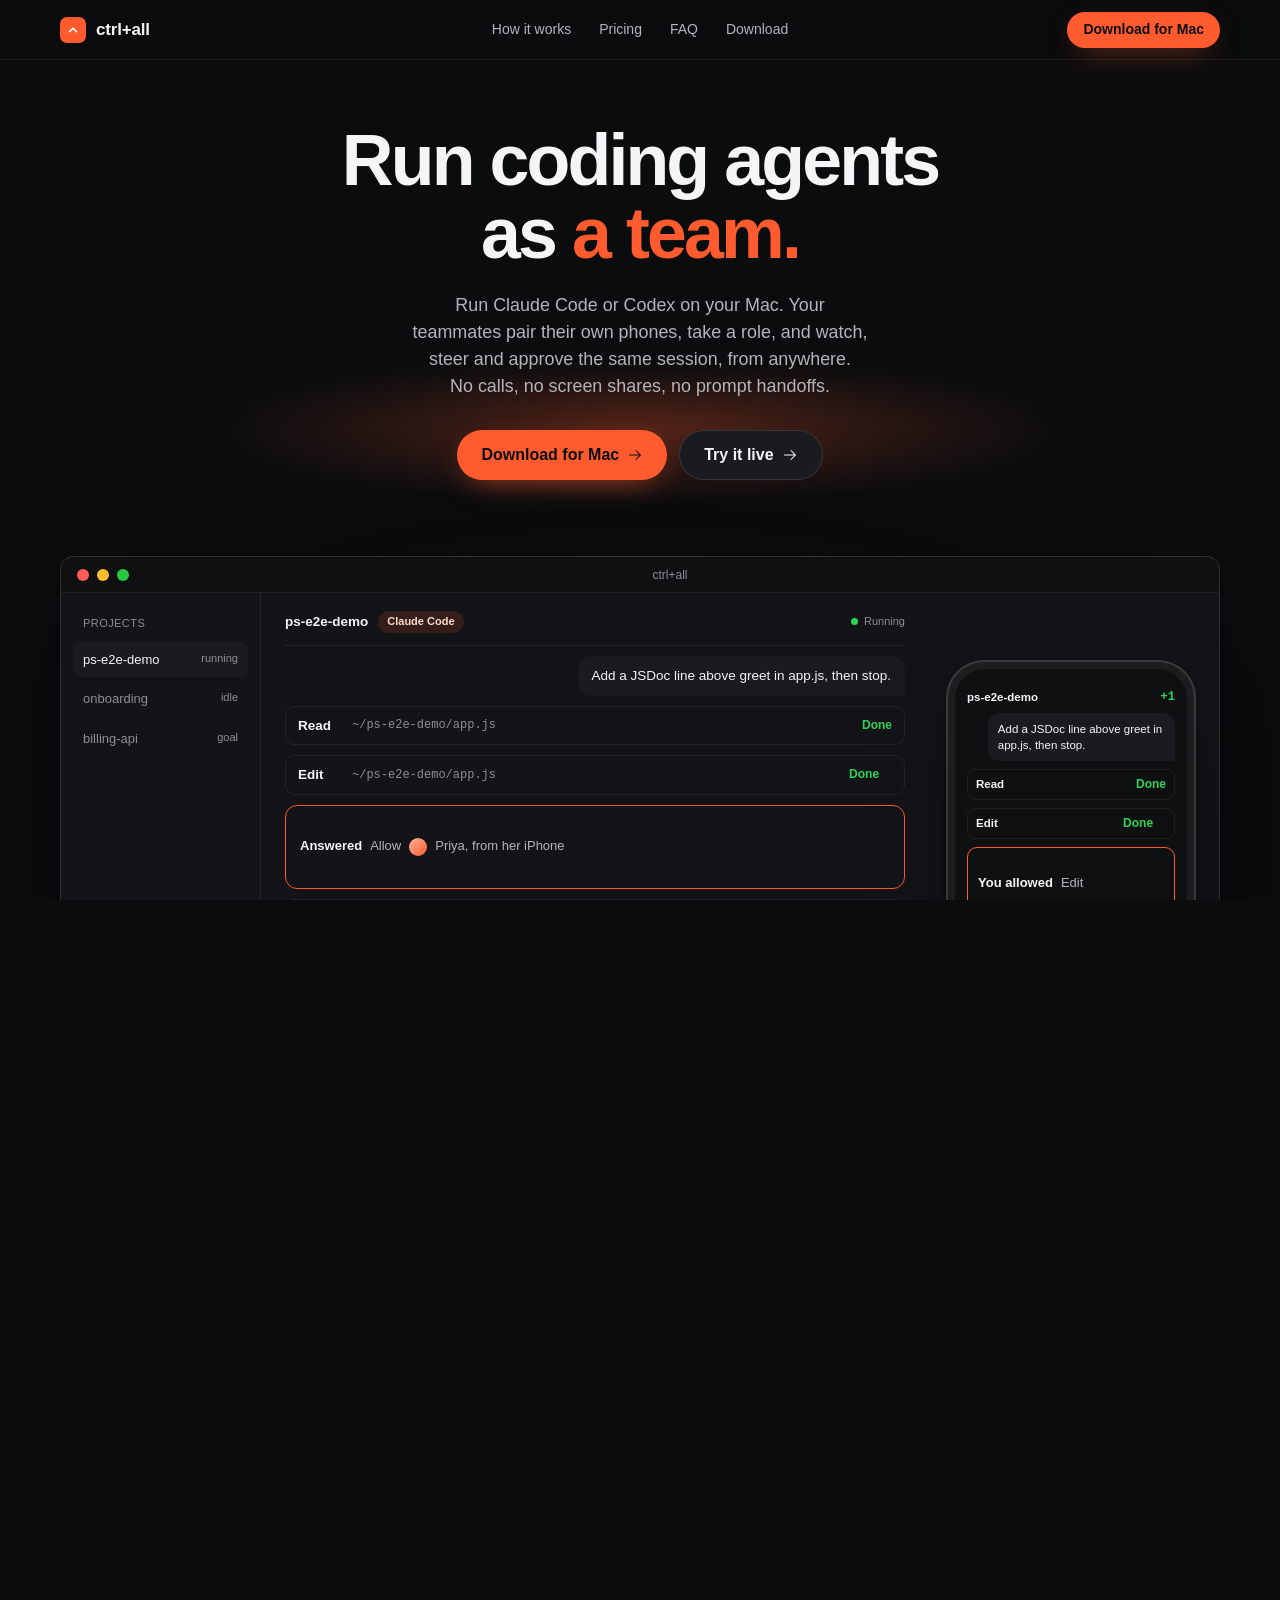
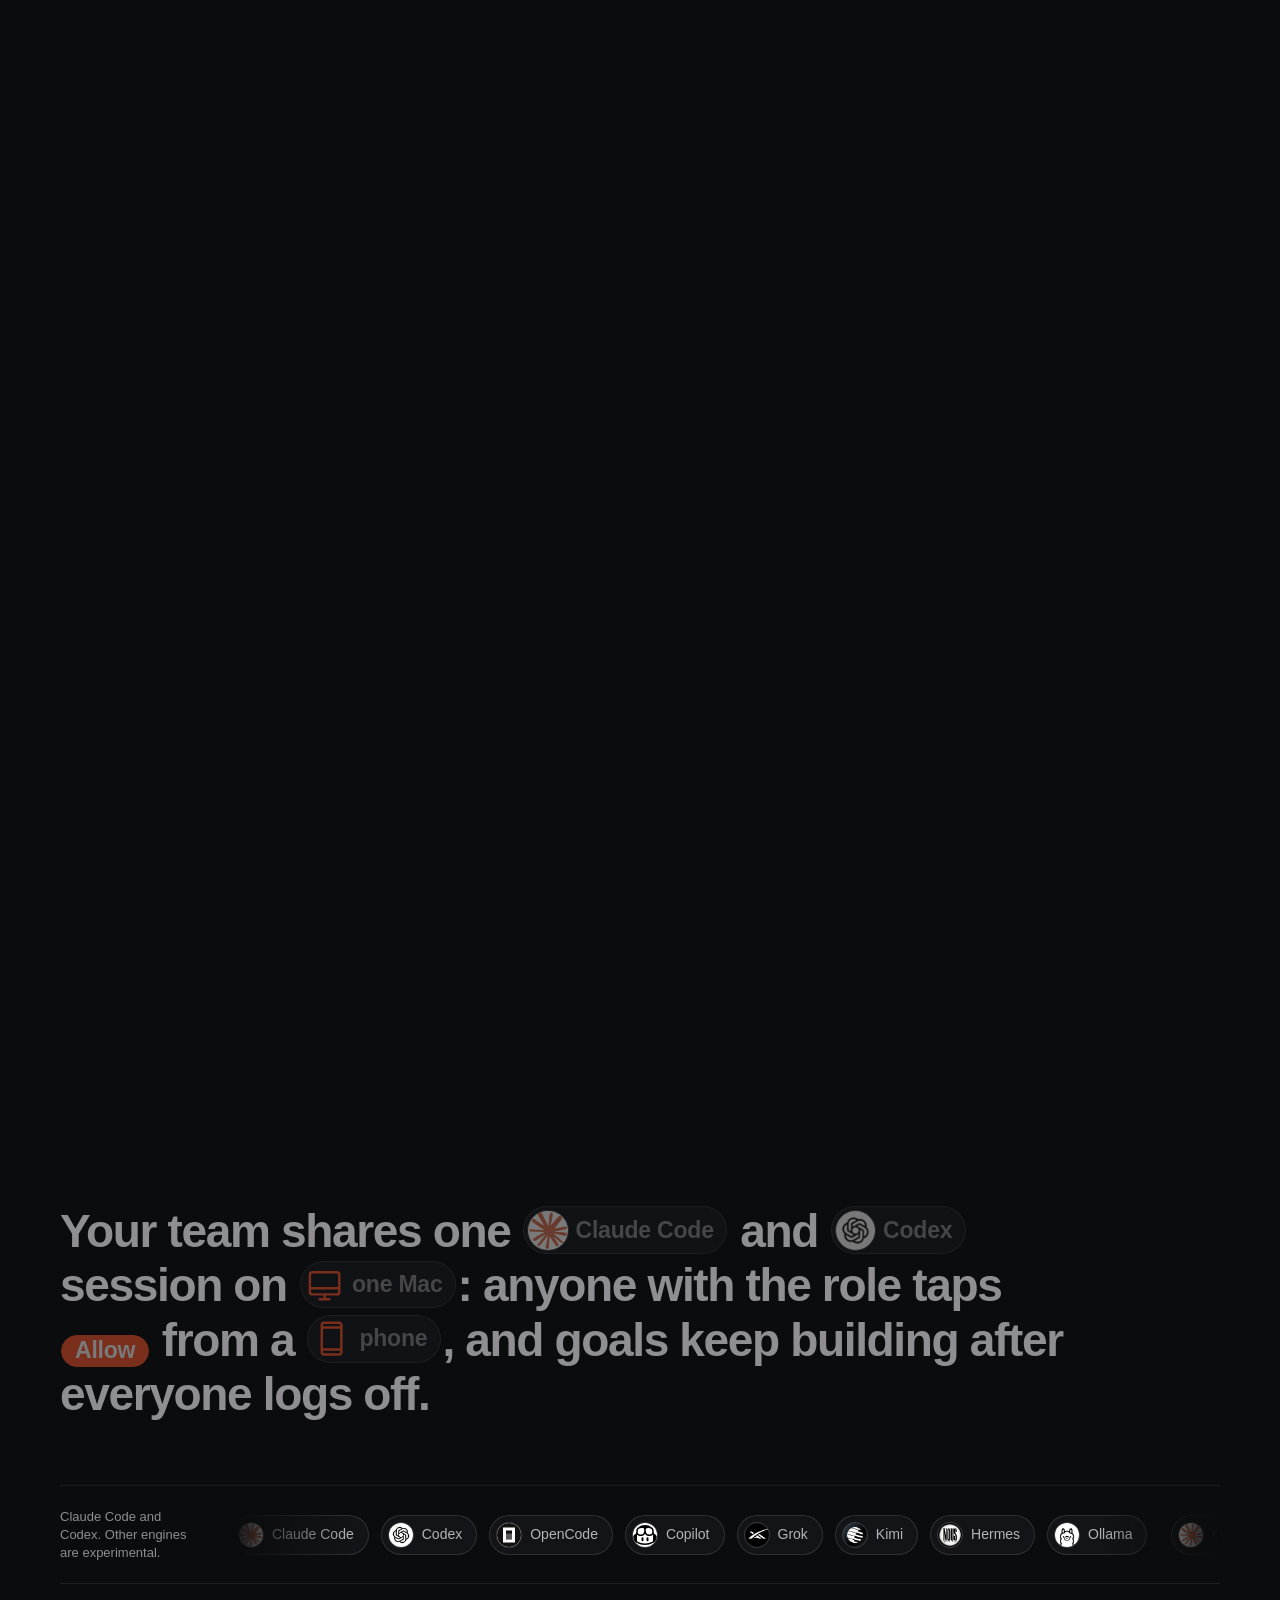
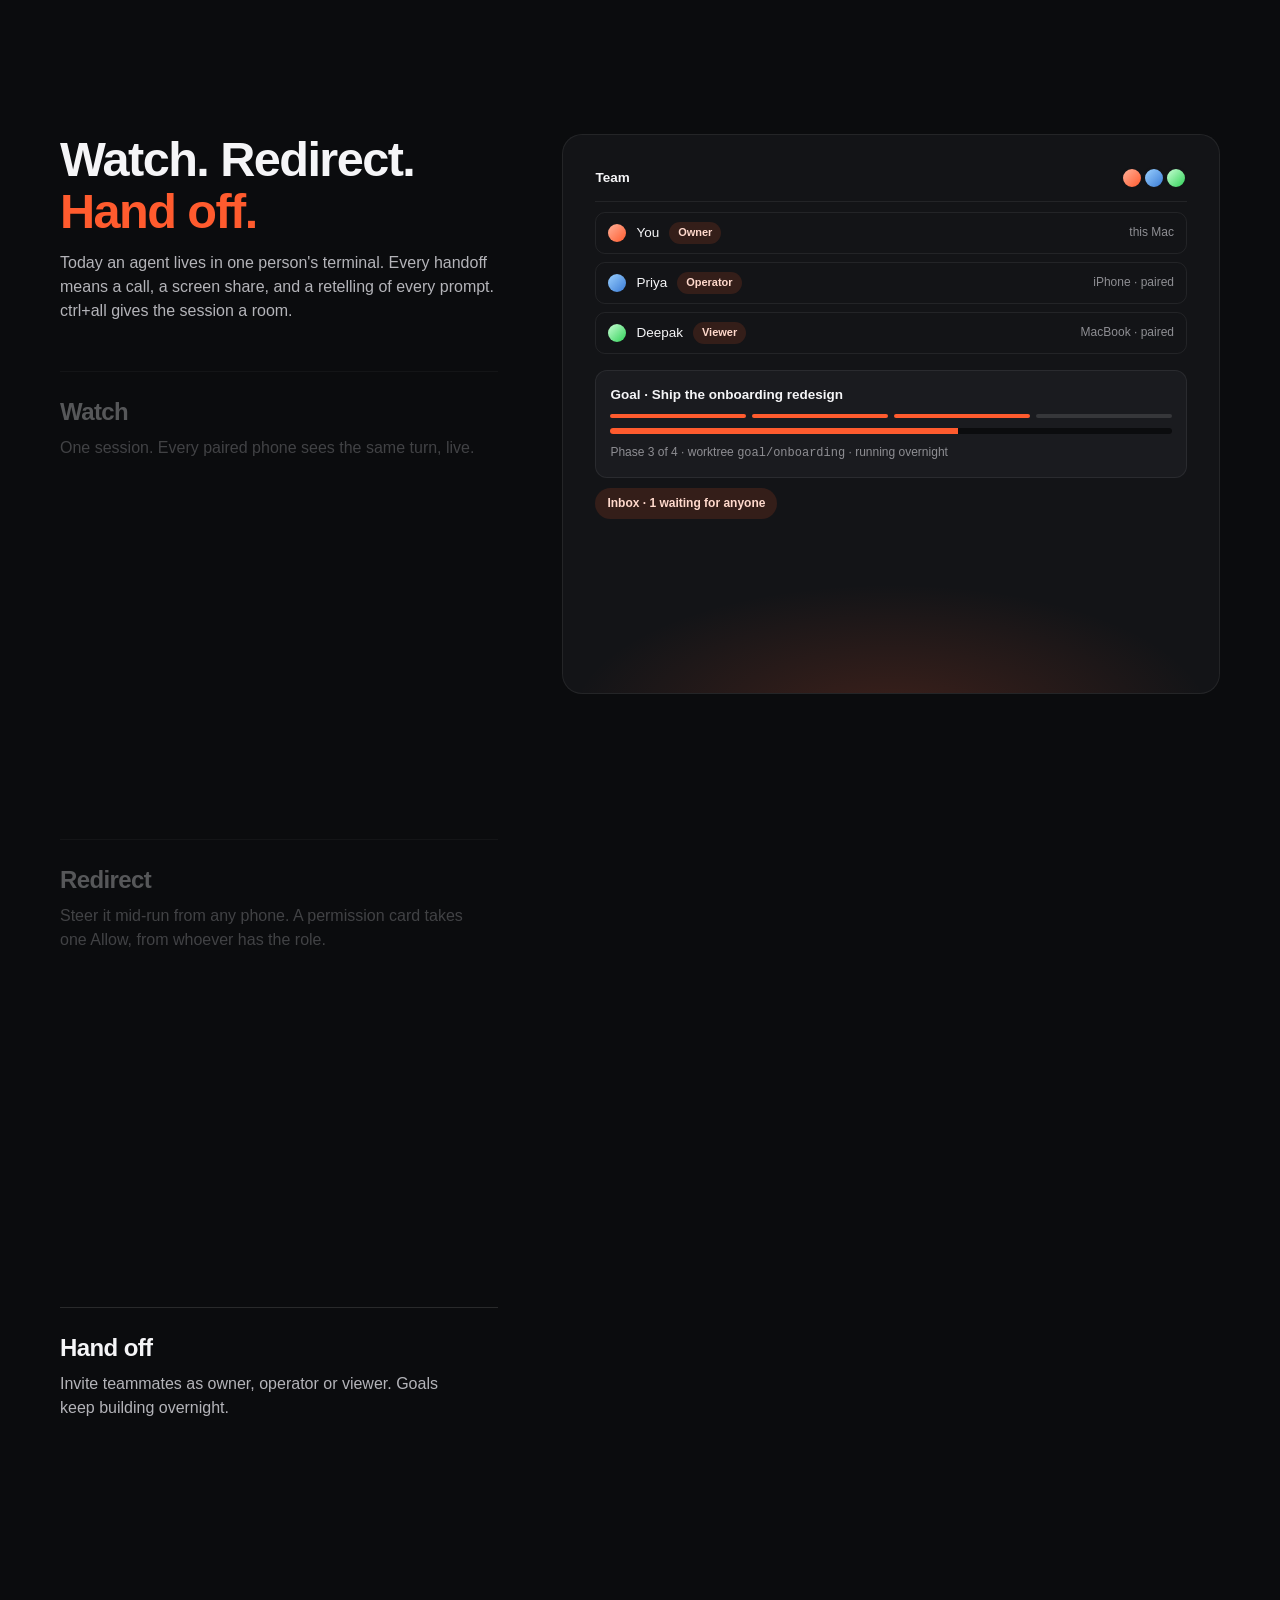
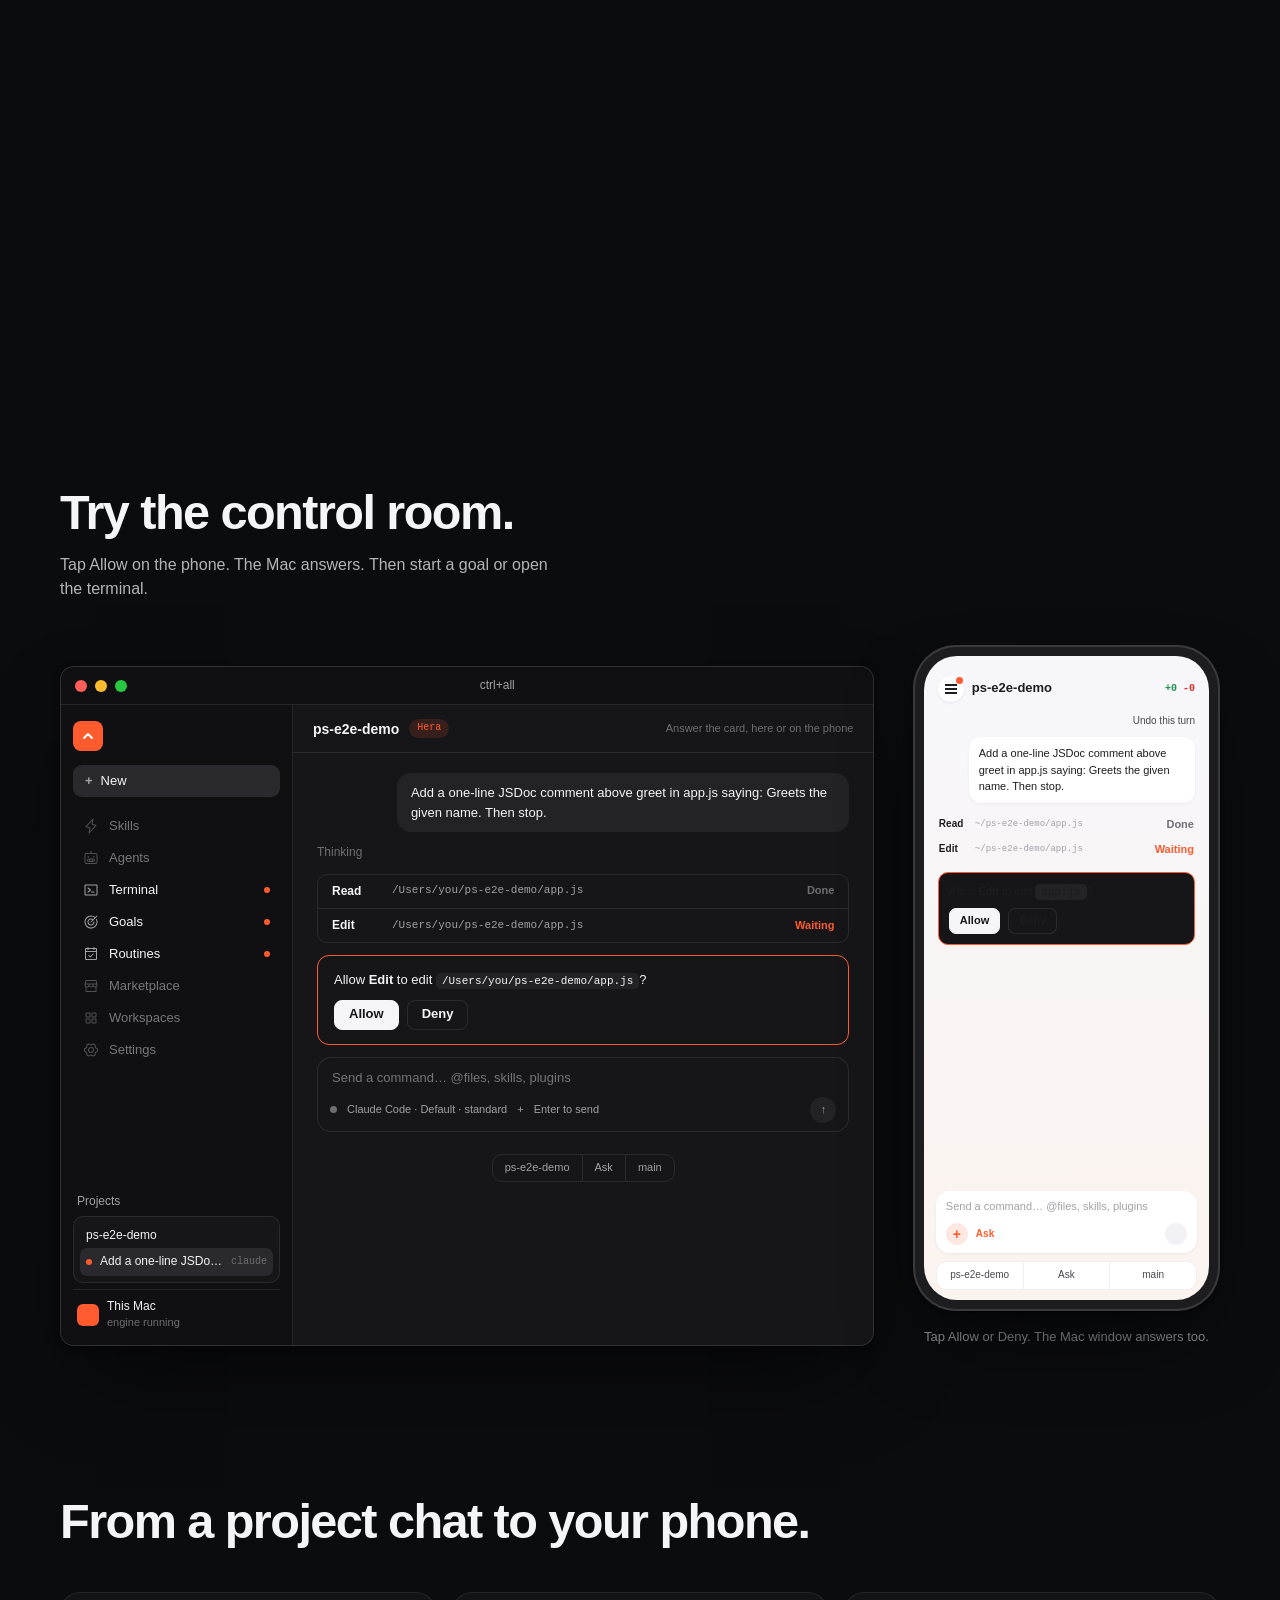
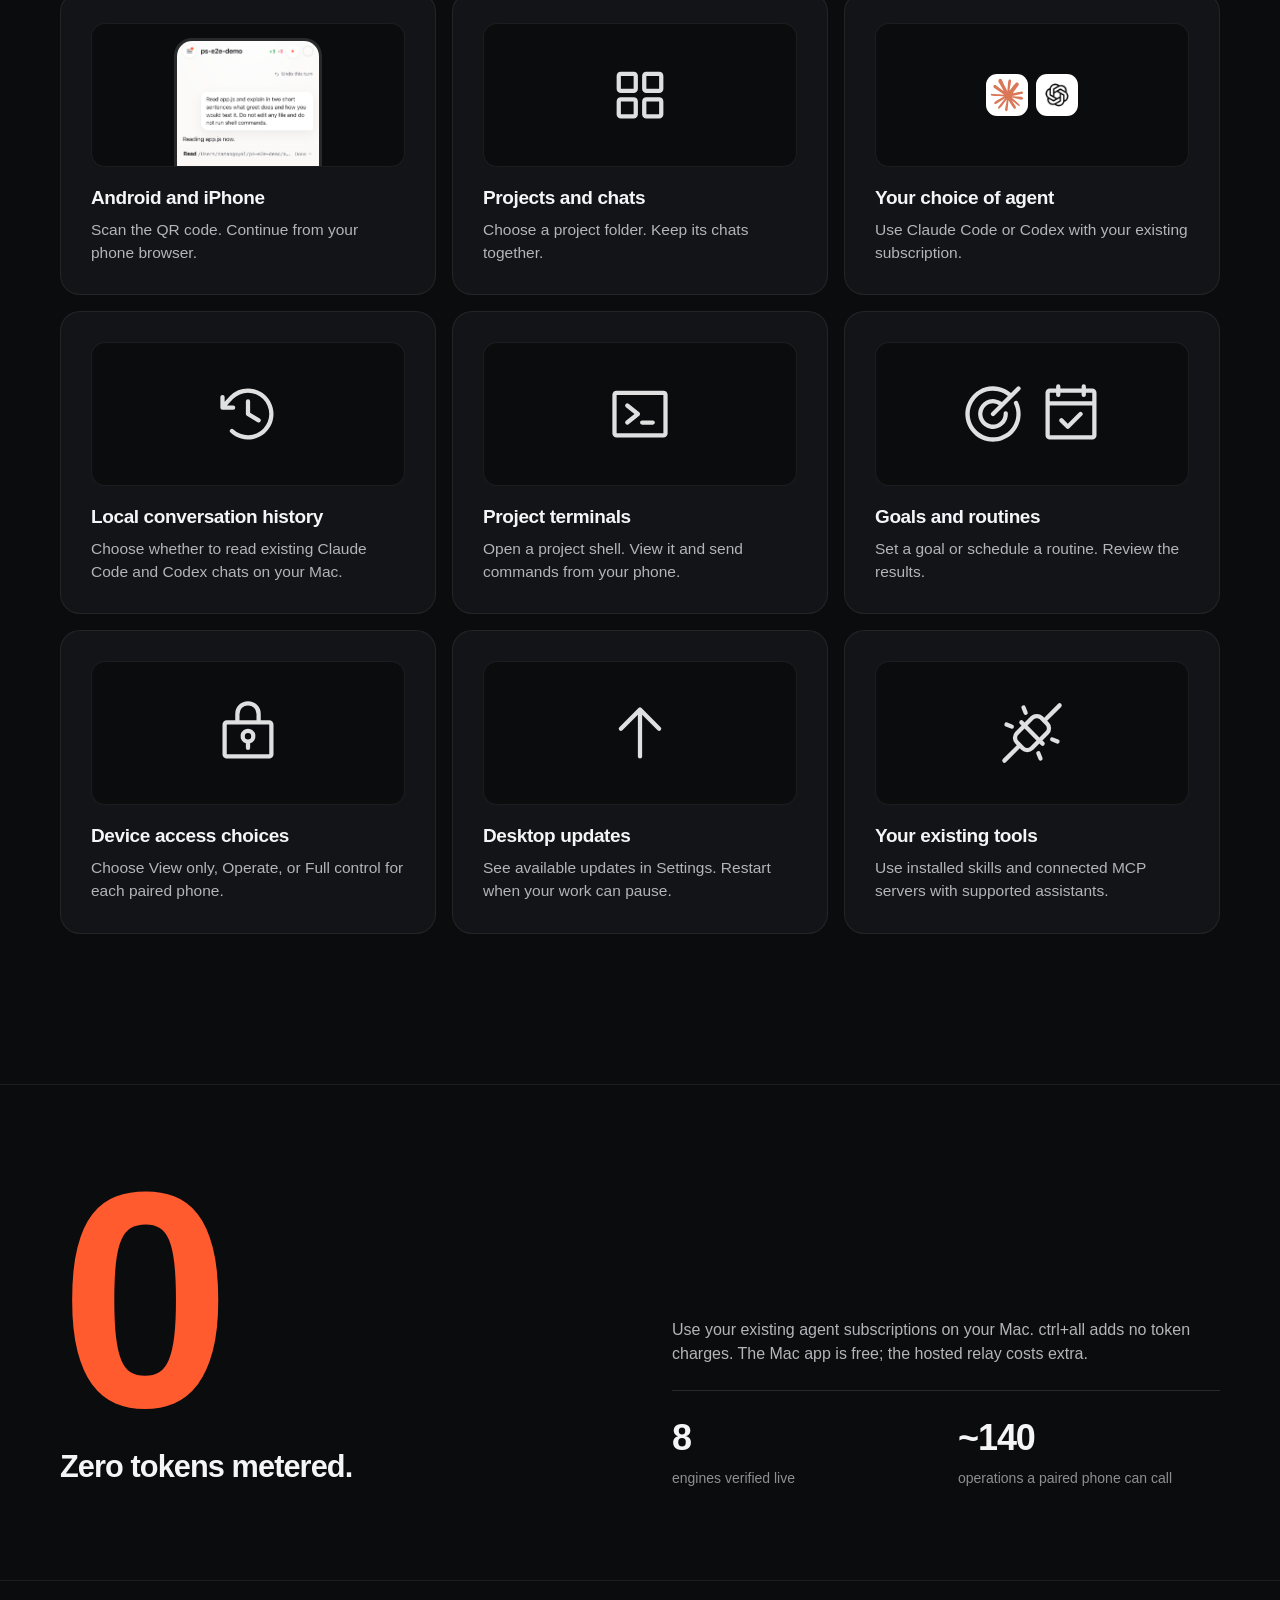
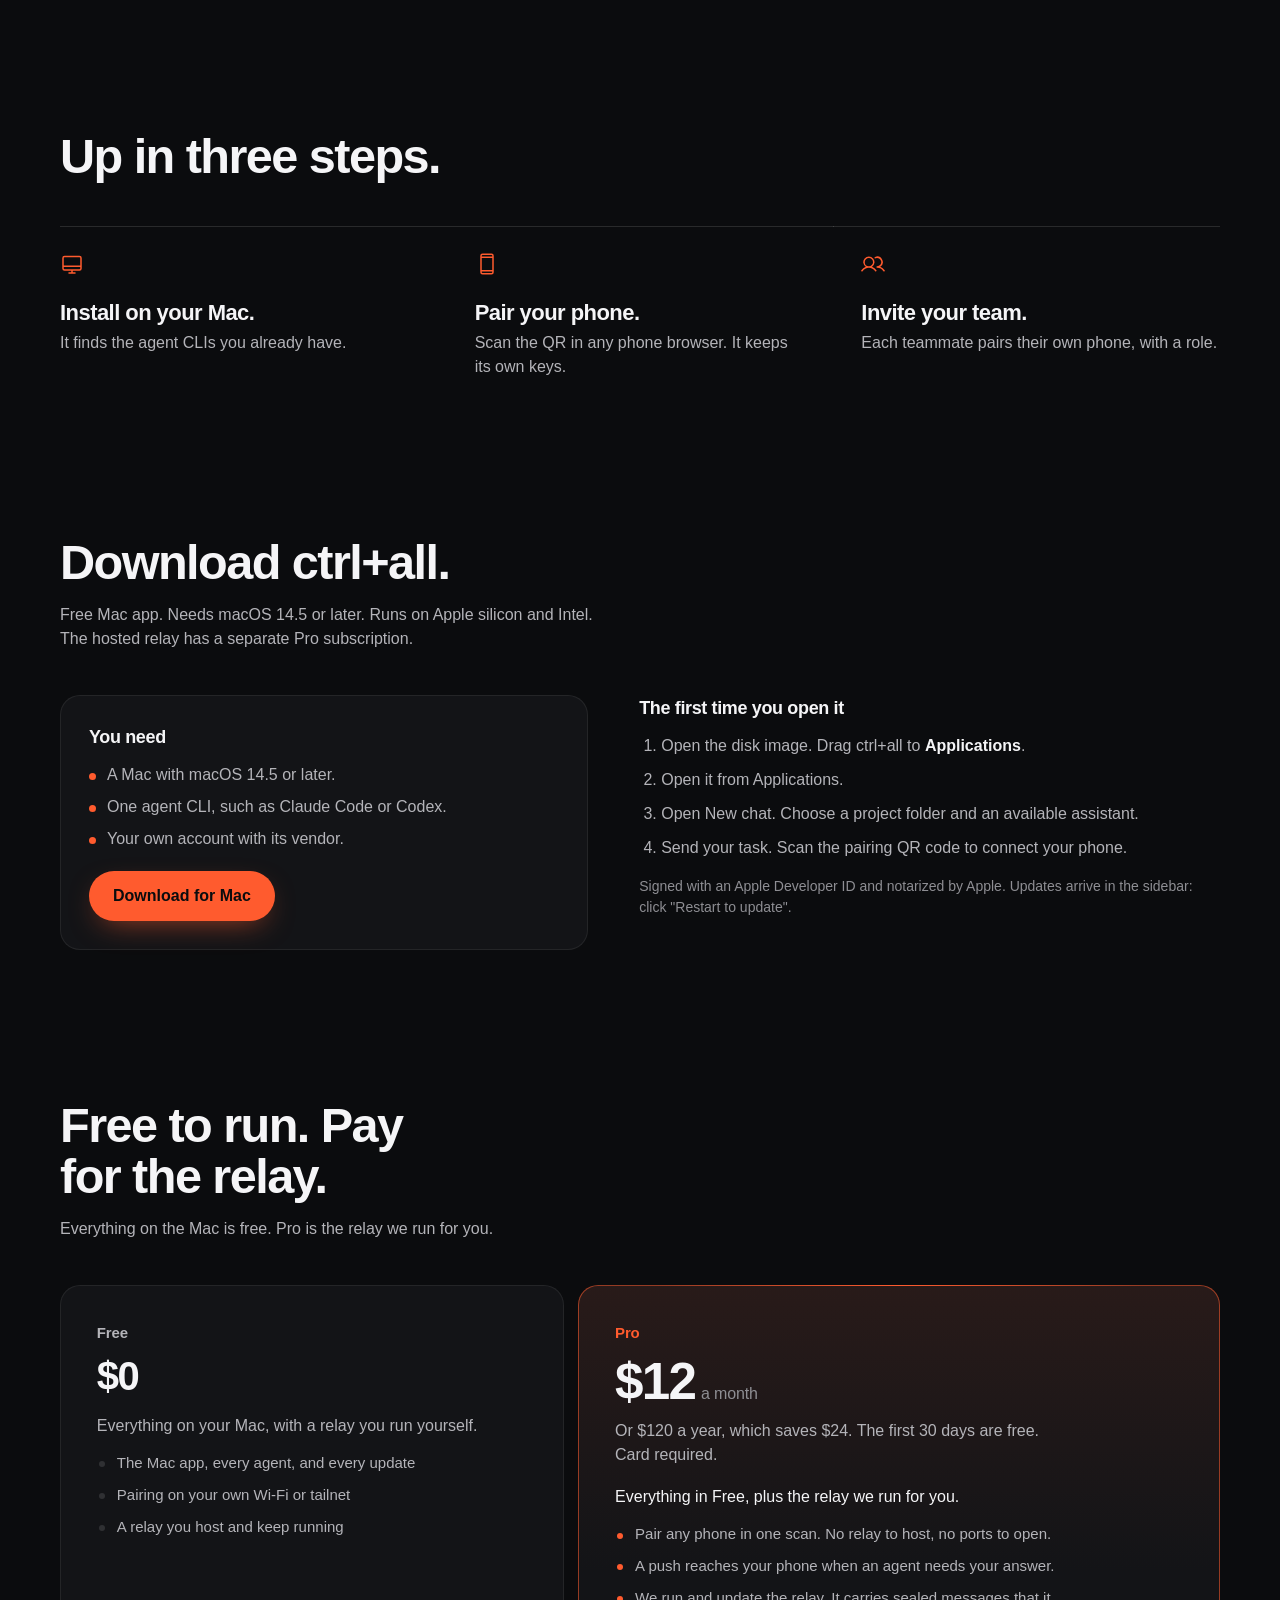
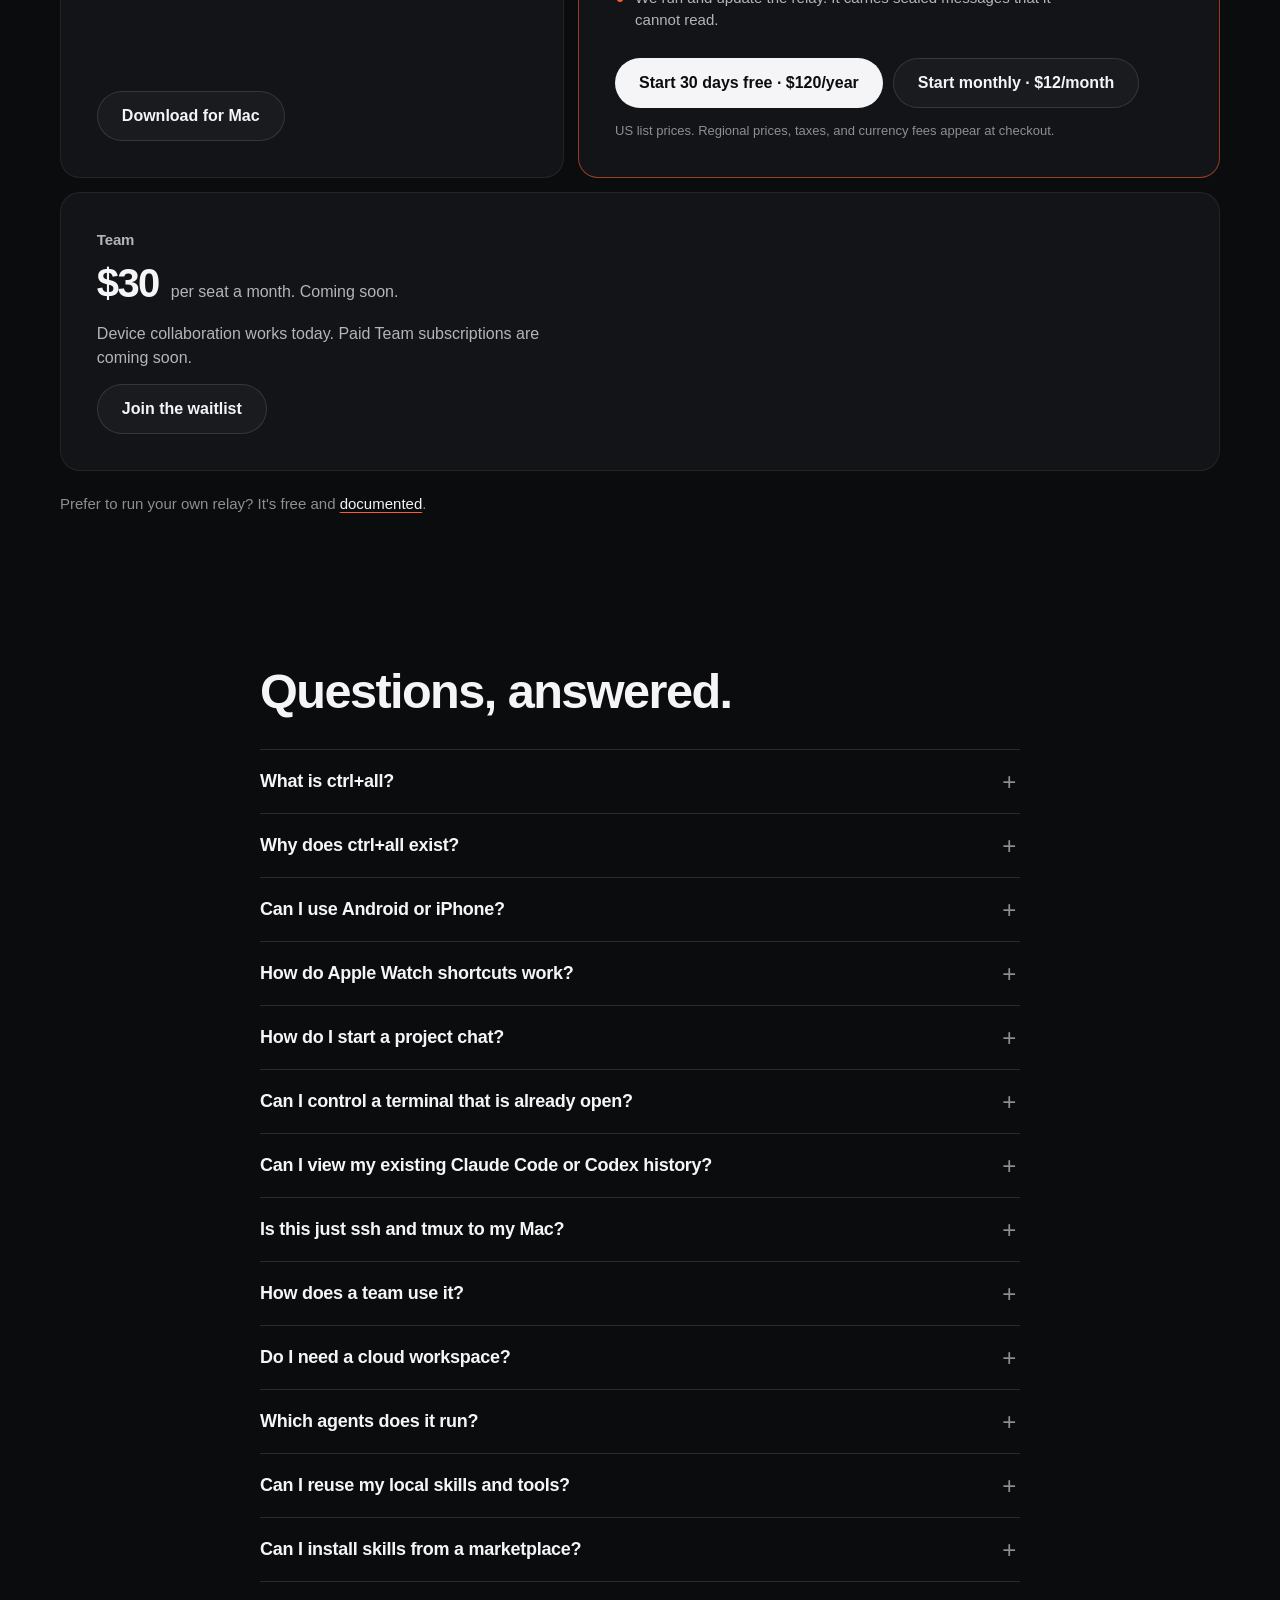
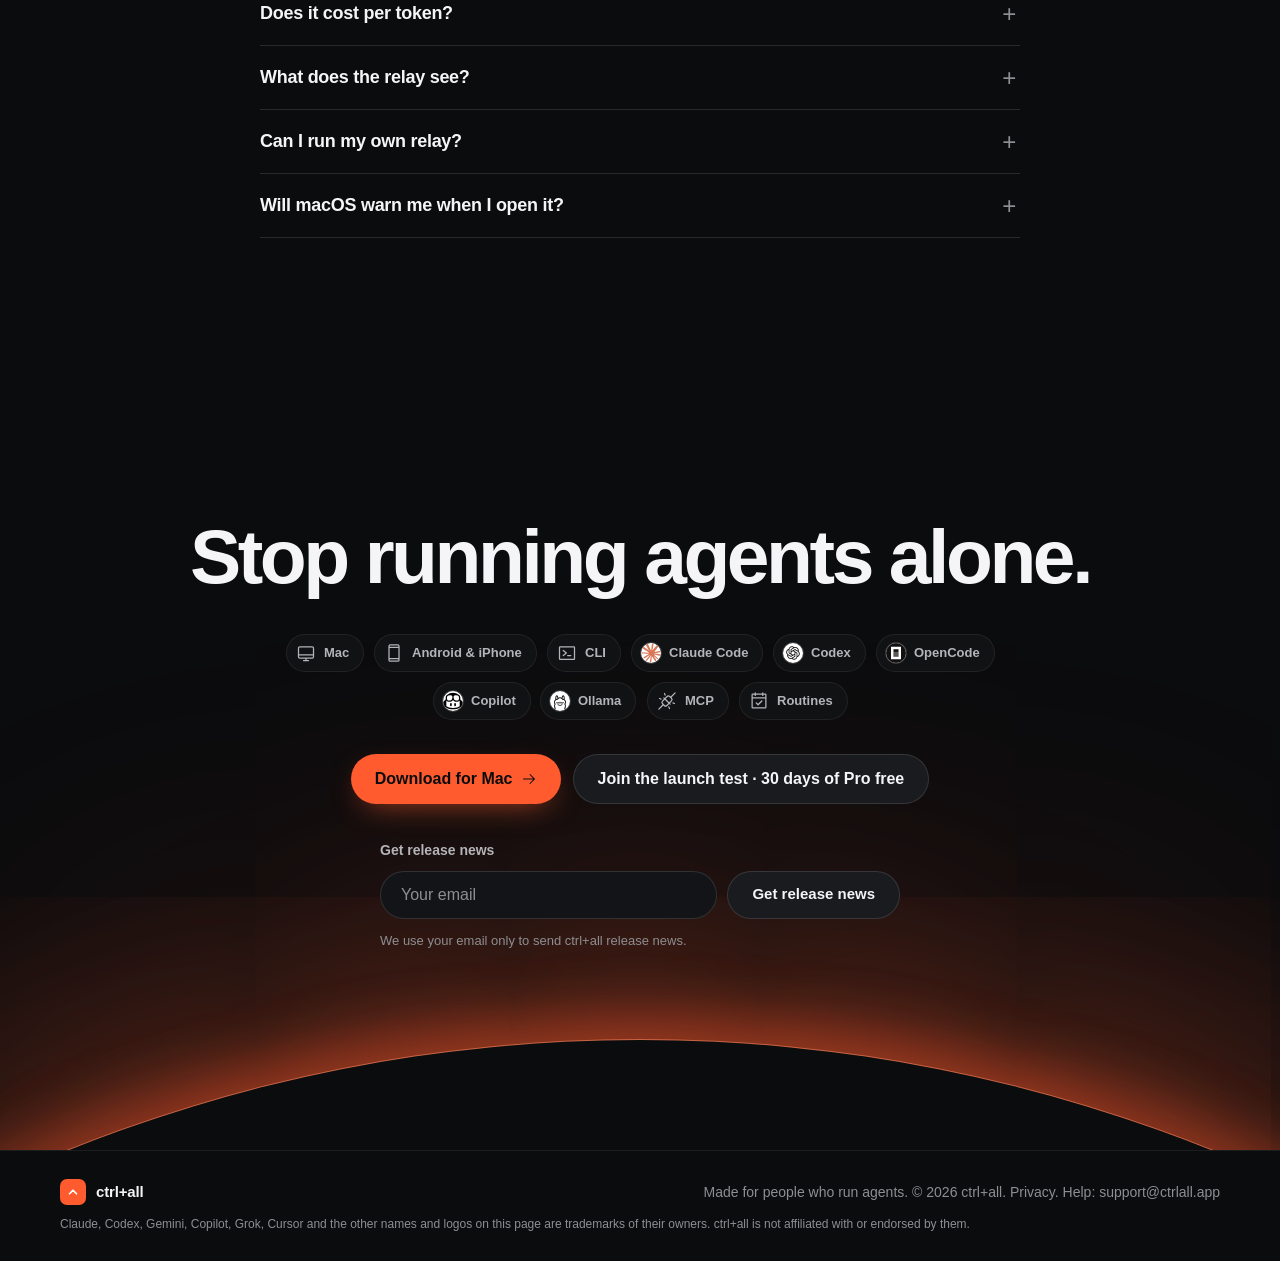
<file: index.html>
<!doctype html>
<html lang="en">
<head>
<!-- Google tag (gtag.js) -->
<script async src="https://www.googletagmanager.com/gtag/js?id=G-JXNFMTE7CQ"></script>
<script>
  window.dataLayer = window.dataLayer || [];
  function gtag(){dataLayer.push(arguments);}
  gtag('js', new Date());
  gtag('config', 'G-JXNFMTE7CQ');
</script>
<meta charset="utf-8">
<meta name="viewport" content="width=device-width, initial-scale=1, viewport-fit=cover">
<title>ctrl+all | Multiplayer AI coding agents from your phone</title>
<meta name="description" content="Humans and coding agents in one shared flow. Control Claude Code and Codex from your phone, with Apple Watch shortcuts in preview. Free Mac app.">
<meta property="og:site_name" content="ctrl+all">
<meta property="og:title" content="ctrl+all | Multiplayer AI coding agents from your phone">
<meta property="og:description" content="Humans and coding agents in one shared flow. Control Claude Code and Codex from your phone, with Apple Watch shortcuts in preview.">
<meta property="og:type" content="website">
<meta property="og:url" content="https://ctrlall.app/">
<meta property="og:image" content="https://ctrlall.app/assets/og.png">
<meta property="og:image:alt" content="ctrl+all — coding agents on your Mac, controlled from your phone">
<meta name="twitter:card" content="summary_large_image">
<link rel="canonical" href="https://ctrlall.app/">
<link rel="alternate" type="text/markdown" href="https://ctrlall.app/index.md">
<script type="application/ld+json">
{
  "@context": "https://schema.org",
  "@graph": [
    {"@type": "Organization", "@id": "https://ctrlall.app/#organization", "name": "ctrl+all", "url": "https://ctrlall.app/", "email": "support@ctrlall.app"},
    {"@type": "WebSite", "@id": "https://ctrlall.app/#website", "name": "ctrl+all", "url": "https://ctrlall.app/", "publisher": {"@id": "https://ctrlall.app/#organization"}},
    {
      "@type": "SoftwareApplication",
      "@id": "https://ctrlall.app/#app",
      "name": "ctrl+all",
      "url": "https://ctrlall.app/",
      "applicationCategory": "DeveloperApplication",
      "operatingSystem": "macOS 14.5 or later",
      "description": "Humans and coding agents in one shared flow. Control Claude Code and Codex from your phone, with Apple Watch shortcuts in preview.",
      "downloadUrl": "https://ctrlall.app/download",
      "publisher": {"@id": "https://ctrlall.app/#organization"},
      "offers": {"@type": "Offer", "name": "Free Mac app and self-hosted relay", "price": "0", "priceCurrency": "USD", "url": "https://ctrlall.app/#pricing"}
    }
  ]
}
</script>
<meta name="theme-color" content="#0b0c0e">
<meta name="color-scheme" content="dark">
<link rel="icon" href="data:image/svg+xml,%3Csvg xmlns='http://www.w3.org/2000/svg' viewBox='0 0 64 64'%3E%3Crect width='64' height='64' rx='16' fill='%23ff5b2e'/%3E%3Cpath d='M18 38 32 24l14 14' fill='none' stroke='%23fff' stroke-width='7' stroke-linecap='round' stroke-linejoin='round'/%3E%3C/svg%3E">
<link rel="stylesheet" href="demo.css">
<style>
/* One theme: dark, locked. One accent: the brand orange. Pills for anything you
   press, 20px tiles, 14px window frames. The demo's --d-* tokens are pinned to
   their dark values so the demo never flips with the OS. */
:root{
  --bg:#0b0c0e; --bg-2:#131417; --bg-3:#1a1b1f; --ink:#f5f5f7; --ink-2:#b4b4b9; --ink-3:#8e8e93;
  --line:rgba(255,255,255,.12); --line-2:rgba(255,255,255,.07);
  --brand:#ff5b2e; --brand-deep:#e0431a; --brand-wash:rgba(255,91,46,.14); --brand-ink:#ffd9cc; --ok:#30d158;
  --dark:#0e1116; --dark-ink:#f5f5f7; --dark-ink-2:#a1a1a6;
  --shadow:0 40px 90px -30px rgba(0,0,0,.75), 0 2px 6px rgba(0,0,0,.4);
  --r-pill:999px; --r-tile:20px; --r-win:14px; --nav-h:60px; --w:1160px; --ease:cubic-bezier(.16,1,.3,1);
  --mono:"SF Mono",ui-monospace,Menlo,monospace;
  --d-bg:#161618; --d-side:#101012; --d-line:rgba(255,255,255,.09); --d-ink:#f5f5f7; --d-ink-2:#a1a1a6; --d-ink-3:#6e6e73;
  --d-chip:#232326; --d-row:#2a2a2e; --d-card:#1d1d20;
  color-scheme:dark;
}
*{box-sizing:border-box}
html{-webkit-text-size-adjust:100%;scroll-behavior:smooth;scroll-padding-top:calc(var(--nav-h) + 20px);overflow-x:clip}
body{margin:0;background:var(--bg);color:var(--ink);
  font-family:-apple-system,BlinkMacSystemFont,"SF Pro Display","SF Pro Text","Segoe UI",Roboto,Helvetica,Arial,sans-serif;
  font-size:17px;line-height:1.5;-webkit-font-smoothing:antialiased;text-rendering:optimizeLegibility;overflow-x:clip}
img{display:block;max-width:100%;height:auto}
a{color:inherit;text-decoration:none}
h1,h2,h3,p,ul,ol{margin:0} ul,ol{padding:0;list-style:none}
.wrap{width:min(var(--w),100% - 40px);margin-inline:auto}
.sr{position:absolute;width:1px;height:1px;overflow:hidden;clip:rect(0 0 0 0)}
.hp{position:absolute;left:-9999px;width:1px;height:1px}
.ic{width:26px;height:26px;flex:none;color:var(--brand)}

/* nav */
.nav{position:sticky;top:0;z-index:10;height:var(--nav-h);background:color-mix(in srgb,var(--bg) 78%,transparent);
  -webkit-backdrop-filter:saturate(160%) blur(18px);backdrop-filter:saturate(160%) blur(18px);border-bottom:1px solid var(--line-2)}
.nav .wrap{height:100%;display:grid;grid-template-columns:1fr auto 1fr;align-items:center}
.brand{display:flex;align-items:center;gap:10px;font-weight:600;font-size:17px;letter-spacing:-.01em}
.mark{width:26px;height:26px;border-radius:7px;background:var(--brand);display:grid;place-items:center;flex:none}
.mark svg{width:14px;height:14px} .mark path{stroke-dasharray:48;stroke-dashoffset:0}
.nav .mark path{animation:draw 1.1s var(--ease) .2s both}
.nav-links{display:flex;gap:28px;font-size:14px;font-weight:500;color:var(--ink-2)}
.nav-links a{transition:color .2s} .nav-links a:hover{color:var(--ink)}
.nav-cta{justify-self:end} .nav-cta .btn{height:36px;padding:0 16px;font-size:14px}

/* type */
.h1{font-size:clamp(42px,5.6vw,76px);line-height:1.02;letter-spacing:-.04em;font-weight:600;text-wrap:balance}
.h1 em,.h2 em{font-style:normal;color:var(--brand)}
.h2{font-size:clamp(30px,3.8vw,50px);line-height:1.06;letter-spacing:-.032em;font-weight:600;text-wrap:balance}
.sub{margin-top:14px;font-size:clamp(16px,1.25vw,18px);line-height:1.5;color:var(--ink-2);max-width:34em;text-wrap:pretty}
.head{max-width:34em;margin-bottom:clamp(28px,4vw,44px)}
.w{display:inline-block;position:relative}

/* buttons: all pills */
.btn{display:inline-flex;align-items:center;justify-content:center;gap:8px;height:50px;padding:0 24px;border:0;border-radius:var(--r-pill);background:var(--ink);color:var(--bg);font:inherit;font-size:16px;font-weight:600;cursor:pointer;white-space:nowrap;transition:transform .2s var(--ease),background .2s,color .2s,box-shadow .3s}
.btn:hover{background:#fff;transform:translateY(-1px)} .btn:active{transform:translateY(1px) scale(.98)} .btn[disabled]{opacity:.6;cursor:default}
.btn:focus-visible,input:focus-visible,a:focus-visible,summary:focus-visible{outline:2px solid var(--brand);outline-offset:3px}
.btn-dl{background:var(--brand);color:var(--bg);box-shadow:0 10px 30px -12px rgba(255,91,46,.7)} .btn-dl:hover{background:var(--brand-deep);color:var(--bg);box-shadow:0 14px 36px -12px rgba(255,91,46,.9)}
.btn-2{background:var(--bg-3);color:var(--ink);border:1px solid var(--line)} .btn-2:hover{background:var(--bg-2);border-color:var(--ink-3)}
.btn svg{width:16px;height:16px;transition:transform .25s var(--ease)} .btn:hover svg{transform:translateX(3px)}

/* hero: the headline rises word by word, then the product plays itself */
.hero{padding:clamp(56px,7vw,88px) 0 0;text-align:center}
.hero .h1{max-width:12em;margin-inline:auto}
.hero .h1 .w{animation:rise .9s var(--ease) both;animation-delay:calc(.08s * var(--i))}
.lede{margin:22px auto 0;font-size:clamp(17px,1.4vw,20px);line-height:1.5;color:var(--ink-2);max-width:30em;text-wrap:balance;animation:up .9s var(--ease) .6s both}
.ctas{margin-top:30px;display:flex;gap:12px;justify-content:center;flex-wrap:wrap;animation:up .9s var(--ease) .75s both}

/* the stage: a Mac window and a phone, playing one turn on a loop */
.stage{position:relative;margin:clamp(52px,6vw,76px) auto 0;text-align:left;isolation:isolate;animation:up 1.1s var(--ease) .9s both}
.stage::before{content:"";position:absolute;inset:-10% -8% auto -8%;height:80%;z-index:-1;border-radius:50%;background:radial-gradient(closest-side,rgba(255,91,46,.26),rgba(255,91,46,.06) 55%,transparent 75%);filter:blur(40px)}
.st-mac{border-radius:var(--r-win);overflow:hidden;background:var(--bg-2);border:1px solid var(--line);box-shadow:var(--shadow)}
.st-bar,.window-bar{height:36px;display:flex;align-items:center;gap:8px;padding:0 16px;background:#101012;border-bottom:1px solid var(--line-2)}
.st-bar i{width:12px;height:12px;border-radius:50%;display:block}
.st-bar i:nth-child(1){background:#ff5f57} .st-bar i:nth-child(2){background:#febc2e} .st-bar i:nth-child(3){background:#28c840}
.st-bar span{margin-inline:auto;font-size:12px;color:var(--ink-3)}
.st-body{display:grid;grid-template-columns:200px minmax(0,1fr) 290px;min-height:540px}
.st-side{border-right:1px solid var(--line-2);padding:16px 12px;font-size:13px;color:var(--ink-3);display:flex;flex-direction:column;gap:4px}
.st-side .lbl{font-size:11px;letter-spacing:.04em;text-transform:uppercase;padding:6px 10px;color:var(--ink-3)}
.st-side .proj{padding:8px 10px;border-radius:8px;display:flex;justify-content:space-between;gap:8px} .st-side .proj.on{background:var(--bg-3);color:var(--ink)}
.st-side .proj small{font-size:11px;color:var(--ink-3)}
.st-side .eng{margin-top:auto;display:flex;align-items:center;gap:8px;padding:8px 10px;color:var(--ink-2)}
.dot{width:7px;height:7px;border-radius:50%;background:var(--ok);display:inline-block;animation:pulse 1.6s ease-in-out infinite}
.st-chat{padding:18px 24px;font-size:13.5px;line-height:1.45;display:flex;flex-direction:column;gap:10px;align-items:flex-start}
.st-head{align-self:stretch;display:flex;gap:10px;align-items:center;font-weight:600;color:var(--ink);padding-bottom:12px;border-bottom:1px solid var(--line-2)}
.pill{font-style:normal;font-size:11px;font-weight:600;padding:3px 9px;border-radius:var(--r-pill);background:var(--brand-wash);color:var(--brand-ink)}
.st-live{margin-left:auto;font-size:11px;font-weight:500;color:var(--ink-3);display:flex;align-items:center;gap:6px}
.st-user{align-self:flex-end;max-width:72%;background:var(--bg-3);padding:10px 14px;border-radius:14px 14px 4px 14px;color:var(--ink)}
.st-row{align-self:stretch;display:grid;grid-template-columns:44px 1fr auto;gap:10px;align-items:center;padding:9px 12px;border:1px solid var(--line-2);border-radius:10px;color:var(--ink-2)}
.st-row b{color:var(--ink);font-weight:600} .st-row code{font:12px var(--mono);color:var(--ink-3);white-space:nowrap;overflow:hidden;text-overflow:ellipsis}
.ok{color:var(--ok);font-size:12px;font-weight:600} .wait{color:var(--brand);font-size:12px;font-weight:600}
.swap{position:relative;display:inline-grid} .swap > *{grid-area:1/1}
.st-card{align-self:stretch;border:1px solid var(--brand);border-radius:12px;padding:12px 14px;display:grid} .st-card > *{grid-area:1/1}
.st-card .q b{color:var(--ink)} .st-card code{font:12px var(--mono);background:var(--bg-3);padding:2px 6px;border-radius:5px}
.btns{display:flex;gap:8px;margin-top:9px} .btns span{padding:5px 12px;border-radius:var(--r-pill);font-size:12px;font-weight:600;border:1px solid var(--line);color:var(--ink)} .btns .pri{background:var(--ink);color:var(--bg);border-color:transparent}
.ans{color:var(--ink-2);font-size:13px;display:flex;flex-wrap:wrap;align-items:center;gap:8px} .ans b{color:var(--ink)}
.diff{font:600 12px var(--mono);color:var(--ok)} .diff s{text-decoration:none;color:#ff6b6b;margin-left:4px}
.st-commit{align-self:center;display:inline-flex;gap:8px;align-items:center;padding:7px 14px;border-radius:var(--r-pill);border:1px solid var(--line);font-size:12px;font-weight:600;color:var(--ink);background:var(--bg-3)}
.st-commit small{background:var(--bg);border-radius:999px;padding:1px 7px;color:var(--ink-3)}
.st-phone{position:absolute;right:24px;bottom:-6%;width:min(250px,22vw);z-index:2;aspect-ratio:393/800;border-radius:38px;background:#1d1d1f;padding:9px;box-shadow:var(--shadow),inset 0 0 0 2px #3a3a3c}
.st-screen{height:100%;border-radius:30px;background:#0f1012;overflow:hidden;padding:20px 12px 14px;display:flex;flex-direction:column;gap:8px;font-size:11.5px;line-height:1.4;color:var(--ink-2)}
.st-screen .top{font-weight:600;color:var(--ink);display:flex;justify-content:space-between;align-items:center}
.st-screen .bub{align-self:flex-end;background:var(--bg-3);color:var(--ink);padding:8px 10px;border-radius:12px 12px 3px 12px;max-width:90%}
.st-screen .r{display:flex;justify-content:space-between;gap:8px;padding:6px 8px;border:1px solid var(--line-2);border-radius:8px} .st-screen .r b{color:var(--ink)}
.st-screen .card{border:1px solid var(--brand);border-radius:10px;padding:10px;display:grid} .st-screen .card > *{grid-area:1/1}
.st-screen .btns span{padding:4px 10px;font-size:11px}
.tap{position:relative} .tap::after{content:"";position:absolute;inset:-7px;border-radius:999px;border:2px solid var(--brand);opacity:0}
.st-screen .who{margin-top:auto;display:flex;align-items:center;gap:8px;font-size:11px;color:var(--ink-3)}
.av{width:18px;height:18px;border-radius:50%;flex:none;background:linear-gradient(135deg,#ffb199,#ff5b2e);display:inline-block}
.av.b{background:linear-gradient(135deg,#9ad0ff,#3a7bd5)} .av.c{background:linear-gradient(135deg,#c8ffd4,#30d158)}
/* choreography: --t is when a thing appears, --x is when it leaves */
.stage .a{opacity:0} .stage.play .a{animation:st-in .55s var(--ease) both;animation-delay:var(--t)}
.stage.play .x{animation:st-in .55s var(--ease) both var(--t),st-out .25s ease forwards var(--x)}
.stage.play .tap::after{animation:ring .7s ease-out both 6.2s} .stage.play .tap{animation:press .35s ease both 6.3s}

/* marquee */
.marquee{padding:clamp(44px,5vw,64px) 0 0}
.marquee .wrap{display:grid;grid-template-columns:auto 1fr;gap:28px;align-items:center;padding:22px 0;border-top:1px solid var(--line-2);border-bottom:1px solid var(--line-2)}
.marquee p{font-size:13px;color:var(--ink-3);max-width:11em;line-height:1.35}
.track-wrap{overflow:hidden;-webkit-mask:linear-gradient(90deg,transparent,#000 12%,#000 88%,transparent);mask:linear-gradient(90deg,transparent,#000 12%,#000 88%,transparent)}
.track{display:flex;gap:12px;width:max-content;animation:drift 34s linear infinite} .track-wrap:hover .track{animation-play-state:paused}
.track ul{display:flex;gap:12px;padding-right:12px}
.track li{display:flex;align-items:center;gap:9px;padding:7px 14px 7px 7px;border:1px solid var(--line);border-radius:var(--r-pill);background:var(--bg-2);font-size:14px;font-weight:500;color:var(--ink-2);white-space:nowrap}
.track img{width:24px;height:24px;border-radius:50%}
.track img,.chip img,.channels img{background:#fff;outline:1px solid rgba(255,255,255,.18)}

/* the statement */
.stmt{padding:clamp(88px,11vw,140px) 0 0}
.stmt p{font-size:clamp(28px,3.6vw,50px);line-height:1.18;letter-spacing:-.03em;font-weight:600;max-width:22em;text-wrap:pretty}
.stmt .w,.stmt .chip{color:var(--ink-3);transition:color .35s var(--ease),opacity .35s var(--ease)} .stmt .chip{opacity:.45}
.stmt .w.in,.stmt .chip.in{color:var(--ink);opacity:1}
.chip{display:inline-flex;align-items:center;gap:8px;vertical-align:-.12em;padding:.14em .55em .14em .18em;margin:0 .06em;border-radius:var(--r-pill);background:var(--bg-3);border:1px solid var(--line);font-size:.5em;font-weight:600;letter-spacing:-.01em;color:var(--ink);white-space:nowrap;line-height:1}
.chip img,.chip svg{width:1.7em;height:1.7em;border-radius:50%} .chip svg{color:var(--brand);border-radius:0}
.chip.ok{background:var(--brand);border-color:var(--brand);color:#fff;padding-left:.55em;font-size:.5em}

/* the walk: steps on the left, a pinned stage on the right that changes as you scroll */
.walk{padding:clamp(96px,12vw,150px) 0 0}
.walk-grid{display:grid;grid-template-columns:minmax(0,.8fr) minmax(0,1.2fr);gap:clamp(36px,5vw,84px);align-items:start}
.walk-steps{margin-top:48px;padding-bottom:10vh}
.walk-step{border-top:1px solid var(--line);padding:22px 0;min-height:52vh;opacity:.32;transition:opacity .4s var(--ease)}
.walk-step:last-child{min-height:60vh} .walk-step[data-active]{opacity:1}
.walk-step b{display:block;font-size:24px;letter-spacing:-.025em;font-weight:600}
.walk-step p{margin-top:6px;font-size:16px;color:var(--ink-2);max-width:26em}
.walk-stage{position:sticky;top:calc(var(--nav-h) + 28px);height:min(560px,calc(100vh - var(--nav-h) - 56px));border-radius:var(--r-tile);background:var(--bg-2);border:1px solid var(--line-2);overflow:hidden;isolation:isolate}
.walk-stage::after{content:"";position:absolute;inset:auto -20% -40% -20%;height:70%;z-index:-1;background:radial-gradient(closest-side,rgba(255,91,46,.18),transparent 70%)}
.walk-stage .pane{position:absolute;inset:0;padding:clamp(18px,2.6vw,32px);display:none;flex-direction:column;gap:10px;font-size:13.5px;line-height:1.45;color:var(--ink-2)}
.walk-stage[data-step="1"] .pane-1,.walk-stage[data-step="2"] .pane-2,.walk-stage[data-step="3"] .pane-3{display:flex;animation:fade .4s both}
.walk-stage .pane .p{animation:print .5s var(--ease) both;animation-delay:calc(.25s * var(--i))}
.walk-stage .pane .st-head{font-size:13.5px}
.avs{display:flex;align-items:center;gap:6px;margin-left:auto;font-size:11px;color:var(--ink-3)} .avs .av{margin-left:-6px;border:2px solid var(--bg-2);width:22px;height:22px} .avs .av:first-child{margin-left:0}
.walk-stage .pane .st-row{grid-template-columns:48px 1fr auto}
.agent{color:var(--ink-2);max-width:40em} .agent b{color:var(--ink)}
.from{display:flex;align-items:center;gap:8px;font-size:11px;color:var(--ink-3);align-self:flex-end;margin-top:6px}
.walk-stage .pane .bub{align-self:flex-end;max-width:70%;background:var(--brand);color:#fff;padding:10px 14px;border-radius:14px 14px 4px 14px}
.mode{display:inline-flex;align-items:center;gap:8px;font-size:12px;color:var(--ink-3);border:1px solid var(--line-2);border-radius:var(--r-pill);padding:5px 10px 5px 12px}
.mode em{font-style:normal;color:var(--ink);font-weight:600} .mode .pill{animation:pop .4s var(--ease) both 1.8s}
.people{display:grid;gap:8px;align-self:stretch}
.person{display:flex;align-items:center;gap:10px;padding:9px 12px;border:1px solid var(--line-2);border-radius:10px;color:var(--ink)} .person small{margin-left:auto;font-size:12px;color:var(--ink-3)}
.person .pill{margin-left:0}
.goal{align-self:stretch;margin-top:6px;border:1px solid var(--line-2);border-radius:12px;padding:14px;display:grid;gap:10px;background:var(--bg-3)}
.goal b{color:var(--ink)} .goal small{color:var(--ink-3);font-size:12px}
.bar{height:6px;border-radius:999px;background:var(--bg);overflow:hidden} .bar i{display:block;height:100%;width:62%;background:var(--brand);transform-origin:0 50%;animation:grow 1.4s var(--ease) both 1.2s}
.phases{display:flex;gap:6px} .phases i{flex:1;height:4px;border-radius:2px;background:var(--line)} .phases i.on{background:var(--brand)}
.inbox{align-self:flex-start;display:inline-flex;align-items:center;gap:8px;padding:7px 12px;border-radius:var(--r-pill);background:var(--brand-wash);color:var(--brand-ink);font-size:12px;font-weight:600}

/* the live demo */
.window-sec{padding:clamp(96px,12vw,150px) 0 0;overflow-x:clip}
.duo{display:grid;grid-template-columns:minmax(0,1fr) auto;gap:clamp(24px,3vw,44px);align-items:end}
.phone-wrap{justify-self:center;position:relative;isolation:isolate}
.phone-wrap::before{content:"";position:absolute;inset:6% -12% -4% -12%;border-radius:50%;z-index:-1;background:radial-gradient(closest-side,rgba(255,91,46,.28),transparent 72%);filter:blur(8px)}
.try-hint{margin-top:16px;text-align:center;font-size:13px;color:var(--ink-3)}
.link{border:0;background:none;padding:0;color:var(--brand);font:inherit;cursor:pointer;text-decoration:underline}

/* Features stay readable before scripts or animation run. */
.caps{padding:clamp(96px,12vw,150px) 0 0}
.bento{display:grid;grid-template-columns:repeat(3,minmax(0,1fr));gap:16px}
.tile{position:relative;overflow:hidden;border-radius:var(--r-tile);background:var(--bg-2);border:1px solid var(--line-2);padding:clamp(22px,2.6vw,30px);display:flex;flex-direction:column;transition:border-color .3s}
.tile:hover{border-color:var(--line)}
.tile h3{margin-top:0;padding-top:20px;font-size:19px;line-height:1.2;letter-spacing:-.02em;font-weight:600}
.tile > p{margin-top:8px;font-size:15.5px;line-height:1.5;color:var(--ink-2)}
.feature-art{height:144px;flex:none;display:flex;align-items:center;justify-content:center;gap:10px;border:1px solid var(--line-2);border-radius:14px;background:var(--bg);overflow:hidden}
.feature-art > img{width:68px;height:68px;filter:invert(.88)}
.feature-art.providers{flex-wrap:wrap;padding:20px;gap:8px}
.feature-art.providers img{width:42px;height:42px;padding:4px;border-radius:11px;background:#fff;filter:none}
.feature-art.phone-preview img{width:148px;height:auto;align-self:flex-start;filter:none;border:3px solid var(--line);border-radius:18px;margin-top:14px}
.stage,.walk-stage{font-family:-apple-system,BlinkMacSystemFont,"SF Pro Text","Segoe UI",Roboto,Helvetica,Arial,sans-serif}

/* zero */
.zero{margin-top:clamp(96px,12vw,150px);border-top:1px solid var(--line-2);border-bottom:1px solid var(--line-2);padding:clamp(56px,7vw,96px) 0}
.zero .wrap{display:grid;grid-template-columns:minmax(0,1fr) minmax(0,1fr);gap:clamp(32px,5vw,80px);align-items:end}
.zero .big{display:block;font-size:clamp(160px,24vw,320px);line-height:.82;letter-spacing:-.07em;font-weight:600;color:var(--brand)}
.zero.in .big{animation:rise 1s var(--ease) both}
.zero .big-label{display:block;margin-top:18px;font-size:clamp(24px,2.4vw,34px);letter-spacing:-.03em;font-weight:600}
.stats{margin-top:24px;display:grid;grid-template-columns:1fr 1fr;gap:24px;border-top:1px solid var(--line);padding-top:20px}
.stats b{display:block;font-size:36px;letter-spacing:-.03em;font-weight:600;font-variant-numeric:tabular-nums} .stats span{font-size:14px;color:var(--ink-3)}

/* steps: three verbs on one line, the rule draws in */
.steps{padding:clamp(96px,12vw,150px) 0 0}
.steps ol{display:grid;grid-template-columns:repeat(3,minmax(0,1fr))}
.step{position:relative;padding:26px 28px 8px 0}
.step::before{content:"";position:absolute;left:0;right:0;top:0;height:1px;background:var(--line);transform:scaleX(0);transform-origin:0 50%}
.steps.in .step::before{animation:grow .9s var(--ease) both;animation-delay:calc(var(--i) * .18s)}
.step + .step{padding-left:28px} .step:last-child{padding-right:0}
.step .ic{width:24px;height:24px}
.step b{display:block;margin-top:16px;font-size:22px;line-height:1.15;letter-spacing:-.025em;font-weight:600}
.step p{margin-top:6px;font-size:16px;line-height:1.5;color:var(--ink-2)}

/* download */
.dl{padding:clamp(96px,12vw,150px) 0 0}
.dl .grid{display:grid;grid-template-columns:minmax(0,1fr) minmax(0,1.1fr);gap:clamp(24px,4vw,56px);align-items:start}
.need{padding:28px;border:1px solid var(--line-2);border-radius:var(--r-tile);background:var(--bg-2)}
.need h3,.first h3{font-size:18px;letter-spacing:-.02em;font-weight:600}
.need ul{margin-top:12px;display:grid;gap:8px;font-size:16px;color:var(--ink-2)}
.need li{padding-left:18px;position:relative} .need li::before{content:"";position:absolute;left:0;top:10px;width:7px;height:7px;border-radius:50%;background:var(--brand)}
.need .btn{margin-top:20px}
.first ol{margin:12px 0 0;padding-left:22px;list-style:decimal;display:grid;gap:10px;font-size:16px;line-height:1.5;color:var(--ink-2)} .first ol b{color:var(--ink)}
.fine{margin-top:16px;font-size:14px;color:var(--ink-3);max-width:40em;line-height:1.5}

/* hero backdrop */
/* existing rule changes: `.hero` (line 75) gains a positioning context. No overflow:hidden on
   .hero on purpose: .st-phone hangs 6% below the stage and would be clipped. The .bg wrapper clips. */
.hero{position:relative;isolation:isolate}
.hero .pin > :not(.bg){position:relative;z-index:1}

.bg{position:absolute;inset:0;z-index:0;overflow:hidden;pointer-events:none;contain:layout paint;background:var(--bg)}
.bg .well{position:absolute;left:0;top:0;width:100%;height:100%;display:block}
/* veil: a scrim behind the lede/ctas where the lensed far side passes, and the bottom 30% fades into the marquee */
.bg::after{content:"";position:absolute;inset:0;
  background:
    radial-gradient(ellipse 30% 9% at 50% 31%,rgba(11,12,14,.6) 0%,rgba(11,12,14,.45) 50%,rgba(11,12,14,0) 100%),
    linear-gradient(to bottom,rgba(11,12,14,0) 70%,var(--bg) 100%)}
/* no WebGL: a static glow on the same centre, same veil on top */
.bg.bg-flat::before{content:"";position:absolute;inset:0;
  background:radial-gradient(ellipse 42% 11% at 50% 44%,rgba(255,91,46,.3),rgba(255,91,46,.1) 50%,rgba(255,91,46,0) 80%)}

@media (prefers-reduced-motion:reduce){.bg{display:none}}

/* hero story: on desktop the hero pins for ~3 screens of scroll. The copy clears and the stage rises to dock
   under the nav and plays a turn; then the hole zooms (uZoom) and swallows the stage (scale into the centre,
   uCollapse flares the ring); the statement scrolls in over the dark tail. Off under prefers-reduced-motion: the hero is
   then the plain flow layout above. Below 981px the phone mock leaves the stage while the story runs, so the
   Mac window fits the pin; the pin uses the small viewport height so iOS Safari's toolbar never covers it. The story script owns the inline
   transforms; CSS here only pins and disables the one entry animation that would override them. */
.story.story-on{height:calc(var(--story,3.1) * (100vh - var(--nav-h)));padding:0}
.story.story-on .pin{position:sticky;top:var(--nav-h);height:calc(100vh - var(--nav-h));overflow:clip;padding-top:clamp(40px,5vw,64px)}
.story.story-on .hero-copy{will-change:opacity,transform}
.story.story-on .stage{animation:none;will-change:transform}
.story.story-on .st-mac,.story.story-on .st-phone{animation:upo 1.1s var(--ease) .9s both}
@supports (height:100svh){.story.story-on{height:calc(var(--story,3.1) * (100svh - var(--nav-h)))} .story.story-on .pin{height:calc(100svh - var(--nav-h))}}
@media (max-width:980px){.story.story-on .st-phone{display:none}}
@keyframes upo{from{opacity:0}to{opacity:1}}

/* pricing */
.pricing{padding:clamp(96px,12vw,150px) 0 0;scroll-margin-top:calc(var(--nav-h) + 12px)}
.pricing .reveal{transition-delay:calc(var(--i,0) * .08s)}
/* Free stays narrow and quiet; Pro uses the brand hairline. */
.pr-grid{display:grid;grid-template-columns:minmax(0,.88fr) minmax(0,1.12fr);gap:14px;align-items:stretch}
.pr-card{position:relative;display:flex;flex-direction:column;padding:clamp(24px,2.8vw,36px);border-radius:var(--r-tile);background:var(--bg-2);border:1px solid var(--line-2);transition:border-color .3s,transform .4s var(--ease)}
.pr-card:hover{border-color:var(--line);transform:translateY(-2px)}
.pr-pro{border-color:color-mix(in srgb,var(--brand) 55%,transparent);background:linear-gradient(180deg,color-mix(in srgb,var(--brand) 9%,var(--bg-2)),var(--bg-2) 58%)}
.pr-pro::after{content:"";position:absolute;top:-1px;left:12%;right:12%;height:1px;background:linear-gradient(90deg,transparent,var(--brand),transparent);pointer-events:none}
.pr-pro:hover{border-color:var(--brand)}
.pr-top{display:flex;flex-wrap:wrap;align-items:baseline;gap:0 12px}
.pr-name{display:block;flex-basis:100%;font-size:15px;font-weight:600;letter-spacing:-.01em;color:var(--ink-2)}
.pr-pro .pr-name{color:var(--brand)}
.pr-price{display:inline-flex;align-items:baseline;gap:6px;margin-top:12px;font-size:40px;line-height:1;letter-spacing:-.04em;font-weight:600;font-variant-numeric:tabular-nums}
.pr-pro .pr-price{font-size:clamp(40px,4vw,56px);letter-spacing:-.035em}
.pr-per{font-size:16px;letter-spacing:-.01em;font-weight:500;color:var(--ink-3)}
.pr-alt{flex-basis:100%;margin-top:12px;font-size:16px;line-height:1.5;color:var(--ink-2);max-width:30em;text-wrap:pretty}
.pr-what{margin:18px 0 28px;font-size:16px;line-height:1.5;color:var(--ink-2);max-width:30em;text-wrap:pretty}
.pr-pro .pr-what{color:var(--ink)}
.pr-card .pr-what{margin-bottom:14px}
.pr-list{margin:0 0 28px;padding:0;list-style:none;display:grid;gap:10px;font-size:15px;line-height:1.45;color:var(--ink-2);max-width:32em}
.pr-list li{position:relative;padding-left:20px;text-wrap:pretty}
.pr-list li::before{content:"";position:absolute;left:2px;top:.62em;width:6px;height:6px;border-radius:50%;background:var(--line)}
.pr-pro .pr-list li::before{background:var(--brand)}
.pr-fine{margin:14px 0 0;font-size:13px;line-height:1.45;color:var(--ink-3)}
.pr-card > .btn,.pr-ctas{margin-top:auto}
.pr-card > .btn{align-self:flex-start}
.pr-ctas{display:flex;flex-wrap:wrap;gap:10px}
/* the one line under the grid */
.pr-byo{margin-top:22px;font-size:15px;color:var(--ink-3)}
.pr-byo a{color:var(--ink);text-decoration:underline;text-decoration-color:var(--brand);text-decoration-thickness:1px;text-underline-offset:3px;transition:color .2s}
.pr-byo a:hover{color:var(--brand)}
/* the FAQ answer names two commands */
.faq code{font:500 .92em var(--mono);color:var(--ink);background:var(--bg-3);padding:2px 6px;border-radius:5px;white-space:nowrap}
#faq-relay{scroll-margin-top:calc(var(--nav-h) + 12px)}

@media (max-width:640px){
  .pricing{padding-top:72px}
  .pr-grid{grid-template-columns:1fr}
  .pr-card > .btn{align-self:stretch}
  .pr-ctas .btn{flex:1 1 140px}
  .pr-byo a{display:inline-block;padding:10px 0;margin:-10px 0}
}

/* faq */
.faq{padding:clamp(96px,12vw,150px) 0 0}
.faq .wrap{max-width:760px} .faq .h2{margin-bottom:clamp(20px,3vw,32px)}
details{border-top:1px solid var(--line)} details:last-of-type{border-bottom:1px solid var(--line)}
summary{list-style:none;cursor:pointer;padding:18px 36px 18px 0;font-size:18px;font-weight:600;letter-spacing:-.015em;position:relative}
summary::-webkit-details-marker{display:none}
summary::after{content:"+";position:absolute;right:4px;top:14px;font-size:24px;font-weight:300;color:var(--ink-3);transition:transform .25s var(--ease)}
details[open] summary::after{transform:rotate(45deg)}
details p{padding:0 0 20px;font-size:16px;line-height:1.55;color:var(--ink-2);max-width:40em;animation:up .4s var(--ease) both}

/* closing: the horizon */
.cta{position:relative;margin-top:clamp(96px,12vw,150px);padding:clamp(80px,10vw,130px) 0 200px;text-align:center;overflow:hidden;isolation:isolate}
.cta .h2{margin-inline:auto;max-width:12em;font-size:clamp(40px,6vw,84px);letter-spacing:-.045em}
.cta.in .h2 .w{animation:rise .9s var(--ease) both;animation-delay:calc(.08s * var(--i))}
.cta .ctas{margin-top:34px}
.channels{margin:36px auto 0;display:flex;flex-wrap:wrap;justify-content:center;gap:10px;max-width:760px}
.channels li{display:flex;align-items:center;gap:8px;padding:8px 14px 8px 9px;border-radius:var(--r-pill);background:color-mix(in srgb,var(--bg-2) 80%,transparent);border:1px solid var(--line-2);font-size:13px;font-weight:600;color:var(--ink-2)}
.cta.in .channels li{animation:pop .5s var(--ease) both;animation-delay:calc(.3s + var(--i) * .06s)} .channels li{opacity:0}
.channels img{width:20px;height:20px;border-radius:50%} .channels svg{width:20px;height:20px;color:var(--ink-2)}
.news{margin:36px auto 0;max-width:520px;text-align:left}
.news .lbl{display:block;font-size:14px;font-weight:600;color:var(--ink-2)}
.form{margin-top:10px;display:flex;gap:10px}
.form input{flex:1;min-width:0;height:48px;padding:0 20px;font:inherit;font-size:16px;color:var(--ink);background:var(--bg-2);border:1px solid var(--line);border-radius:var(--r-pill);outline:none;transition:border-color .2s,box-shadow .2s}
.form input::placeholder{color:var(--ink-3)} .form input:focus{border-color:var(--brand);box-shadow:0 0 0 4px var(--brand-wash)}
.form .btn{height:48px;font-size:15px}
.note{margin-top:12px;font-size:13px;color:var(--ink-3);min-height:1.5em} .note.err{color:#ff8a66}
.done{display:none;margin-top:16px;padding:18px 22px;border-radius:var(--r-tile);background:var(--brand-wash);color:var(--brand-ink);font-size:16px;line-height:1.45}
.done strong{display:block;color:var(--ink);font-size:19px;letter-spacing:-.02em;margin-bottom:2px}
form.sent{display:none} form.sent + .note{display:none} form.sent ~ .done{display:block}
.horizon{position:absolute;left:50%;top:calc(100% - 110px);width:240vw;height:240vw;translate:-50% 0;z-index:-1;border-radius:50%;background:var(--bg);
  box-shadow:0 -1px 0 rgba(255,140,100,.55),0 -24px 60px rgba(255,91,46,.45),0 -90px 220px rgba(255,91,46,.22),0 -220px 420px rgba(255,91,46,.1);pointer-events:none;animation:breathe 7s ease-in-out infinite}
.cta::after{content:"";position:absolute;inset:auto 0 0 0;height:60%;z-index:-2;background:radial-gradient(60% 50% at 50% 100%,rgba(255,91,46,.18),transparent 70%);pointer-events:none}

footer{border-top:1px solid var(--line-2);padding:28px 0 calc(28px + env(safe-area-inset-bottom));background:var(--bg)}
footer .wrap{display:flex;align-items:center;justify-content:space-between;font-size:14px;color:var(--ink-3);flex-wrap:wrap;row-gap:10px}
footer .brand{font-size:15px;color:var(--ink)} footer .tm{flex-basis:100%;font-size:12px;line-height:1.5} footer a:hover{color:var(--ink)}

/* dialog */
.wl{border:1px solid var(--line);border-radius:var(--r-tile);background:var(--bg-2);color:var(--ink);padding:0;max-width:520px;width:calc(100% - 32px)}
.wl::backdrop{background:rgba(0,0,0,.6);-webkit-backdrop-filter:blur(6px);backdrop-filter:blur(6px)}
.wl .inner{padding:32px;position:relative} .wl h2{font-size:28px;letter-spacing:-.03em;font-weight:600} .wl .sub{margin-top:10px;font-size:16px}
.wl .close{position:absolute;top:14px;right:14px;width:34px;height:34px;border:0;border-radius:50%;background:var(--bg-3);color:var(--ink);font-size:22px;cursor:pointer}
.wl .form{margin-top:22px}
.gate-btn{margin-top:22px;min-height:44px;display:flex;justify-content:center} .gate-btn>div{color-scheme:light}
.gate-fallback{margin-top:14px;font-size:13px;color:var(--ink-3)} .gate-fallback a{color:var(--ink-2);text-decoration:underline}
.gate[data-state="busy"] .gate-btn{opacity:.5;pointer-events:none}
.gate[data-state="done"] .gate-btn,.gate[data-state="done"] .gate-fallback{display:none}
.gate[data-state="error"] [data-gate-note]{color:var(--brand)}

/* motion vocabulary */
.reveal{opacity:0;transform:translateY(16px);transition:opacity .7s var(--ease),transform .7s var(--ease)} .reveal.in{opacity:1;transform:none}
@keyframes rise{0%{opacity:0;filter:blur(6px);transform:translateY(.45em)}100%{opacity:1;filter:blur(0);transform:none}}
@keyframes up{from{opacity:0;transform:translateY(22px)}to{opacity:1;transform:none}}
@keyframes fade{from{opacity:0}to{opacity:1}}
@keyframes st-in{from{opacity:0;transform:translateY(6px)}to{opacity:1;transform:none}}
@keyframes st-out{to{opacity:0;visibility:hidden}}
@keyframes print{from{opacity:0;clip-path:inset(0 0 100% 0);transform:translateY(4px)}to{opacity:1;clip-path:inset(0);transform:none}}
@keyframes pop{from{opacity:0;transform:scale(.4)}to{opacity:1;transform:scale(1)}}
@keyframes grow{from{transform:scaleX(0)}to{transform:scaleX(1)}}
@keyframes blink{50%{opacity:0}}
@keyframes pulse{0%,100%{opacity:1}50%{opacity:.4}}
@keyframes ring{0%{opacity:.9;transform:scale(.6)}100%{opacity:0;transform:scale(1.5)}}
@keyframes press{50%{transform:scale(.92)}}
@keyframes drift{to{transform:translateX(-50%)}}
@keyframes draw{from{stroke-dashoffset:48}to{stroke-dashoffset:0}}
@keyframes breathe{0%,100%{opacity:1}50%{opacity:.72}}
@media (prefers-reduced-motion:reduce){
  html{scroll-behavior:auto}
  *,*::before,*::after{animation:none!important;transition:none!important}
  .reveal,.stage .a,.channels li{opacity:1!important;transform:none!important}
  .stage .x{display:none}
  .stmt .w,.stmt .chip{color:var(--ink);opacity:1}
  .walk-step{opacity:1}
}

/* responsive */
@media (max-width:980px){
  .nav .wrap{grid-template-columns:auto 1fr auto;gap:18px} .nav-links{justify-self:center}
  .st-body{grid-template-columns:170px minmax(0,1fr)} .st-side{display:none} .st-body{grid-template-columns:1fr}
  .st-phone{position:static;width:min(260px,70vw);margin:24px auto 0}
  .marquee .wrap{grid-template-columns:1fr;gap:14px}
  .walk-grid{grid-template-columns:1fr;gap:20px} .walk-stage{order:-1;top:calc(var(--nav-h) + 8px);height:min(380px,44vh);z-index:3} .walk-steps{margin-top:8px;padding-bottom:0} .walk-step{min-height:36vh} .walk-step:last-child{min-height:50vh}
  .bento{grid-template-columns:1fr}
  .duo{grid-template-columns:1fr} .duo .phone-wrap{margin:8px auto 0}
  .zero .wrap{grid-template-columns:1fr}
  .steps ol{grid-template-columns:1fr} .step{padding:22px 0!important}
  .dl .grid{grid-template-columns:1fr}
}
@media (max-width:640px){
  .wrap{width:min(var(--w),100% - 32px)}
  .nav .wrap{grid-template-columns:auto 1fr} .nav-links{display:none}
  .hero{padding-top:40px} .ctas .btn{width:100%}
  .stage::before{display:none} .st-body{min-height:0} .st-chat{padding:14px}
  .stmt p{font-size:26px}
  .form{flex-direction:column} .form input{width:100%} .form .btn{width:100%}
  .channels{gap:8px} .channels li{font-size:12px}
  .caps,.steps,.faq,.window-sec,.walk,.dl,.stmt{padding-top:72px} .zero{margin-top:72px} .tile > p{font-size:16px}
  .walk-stage .pane{padding:14px;gap:6px;font-size:12px} .walk-stage .pane .st-row{padding:7px 10px} .walk-stage .pane .goal{padding:10px;gap:7px}
  .cta{padding:64px 0 160px}
  footer .wrap{flex-direction:column;gap:12px;align-items:flex-start}
}
</style>
<noscript><style>
.reveal,.stage .a,.channels li{opacity:1;transform:none}
.stage .x{display:none}
.stmt .w,.stmt .chip{color:var(--ink);opacity:1}.walk-step{opacity:1}
</style></noscript>
<script src="https://accounts.google.com/gsi/client" async defer></script>
</head>
<body>

<header class="nav">
  <nav class="wrap" aria-label="Main">
    <a class="brand" href="#top" aria-label="ctrl+all home">
      <span class="mark" aria-hidden="true"><svg viewBox="0 0 64 64" fill="none"><path d="M16 40 32 24l16 16" stroke="#fff" stroke-width="8" stroke-linecap="round" stroke-linejoin="round"/></svg></span>
      ctrl+all
    </a>
    <div class="nav-links"><a href="#how">How it works</a><a href="#pricing">Pricing</a><a href="#faq">FAQ</a><a href="#download">Download</a></div>
    <div class="nav-cta"><a class="btn btn-dl" href="https://ctrlall.app/download">Download for Mac</a></div>
  </nav>
</header>

<main id="top">

<section class="hero story" aria-labelledby="hero-h">
<div class="pin">
<div class="bg bg-flat" aria-hidden="true"><canvas class="well"></canvas></div>
  <div class="wrap">
    <div class="hero-copy">
    <h1 class="h1" id="hero-h"><span class="w" style="--i:0">Run</span> <span class="w" style="--i:1">coding</span> <span class="w" style="--i:2">agents</span><br> <span class="w" style="--i:3">as</span> <span class="w" style="--i:4"><em>a team.</em></span></h1>
    <p class="lede">Run Claude Code or Codex on your Mac. Your teammates pair their own phones, take a role, and watch, steer and approve the same session, from anywhere. No calls, no screen shares, no prompt handoffs.</p>
    <div class="ctas">
      <a class="btn btn-dl" href="https://ctrlall.app/download">Download for Mac <svg viewBox="0 0 256 256" fill="currentColor" aria-hidden="true"><path d="M221.66,133.66l-72,72a8,8,0,0,1-11.32-11.32L196.69,136H40a8,8,0,0,1,0-16H196.69L138.34,61.66a8,8,0,0,1,11.32-11.32l72,72A8,8,0,0,1,221.66,133.66Z"/></svg></a>
      <a class="btn btn-2" href="#try">Try it live <svg viewBox="0 0 256 256" fill="currentColor" aria-hidden="true"><path d="M221.66,133.66l-72,72a8,8,0,0,1-11.32-11.32L196.69,136H40a8,8,0,0,1,0-16H196.69L138.34,61.66a8,8,0,0,1,11.32-11.32l72,72A8,8,0,0,1,221.66,133.66Z"/></svg></a>
    </div>
    </div>
    <div class="stage mock" aria-hidden="true">
      <div class="st-mac">
        <div class="st-bar"><i></i><i></i><i></i><span>ctrl+all</span></div>
        <div class="st-body">
          <aside class="st-side">
            <span class="lbl">Projects</span>
            <span class="proj on">ps-e2e-demo <small>running</small></span>
            <span class="proj">onboarding <small>idle</small></span>
            <span class="proj">billing-api <small>goal</small></span>
            <span class="eng"><span class="dot"></span>This Mac · engine</span>
          </aside>
          <div class="st-chat">
            <div class="st-head">ps-e2e-demo <em class="pill">Claude Code</em><span class="st-live"><span class="dot"></span>Running</span></div>
            <div class="st-user a" style="--t:.4s">Add a JSDoc line above greet in app.js, then stop.</div>
            <div class="st-row a" style="--t:1.8s"><b>Read</b><code>~/ps-e2e-demo/app.js</code><span class="ok">Done</span></div>
            <div class="st-row a" style="--t:2.6s"><b>Edit</b><code>~/ps-e2e-demo/app.js</code><span class="swap"><span class="wait x" style="--t:2.6s;--x:7s">Waiting</span><span class="ok a" style="--t:7s">Done</span></span></div>
            <div class="st-card a" style="--t:3.3s">
              <div class="q x" style="--t:3.3s;--x:6.9s">Allow <b>Edit</b> to edit <code>app.js</code>?<div class="btns"><span class="pri">Allow</span><span>Deny</span></div></div>
              <div class="ans a" style="--t:7s"><b>Answered</b> Allow <span class="av"></span>Priya, from her iPhone</div>
            </div>
            <div class="st-row a" style="--t:7.9s"><b>app.js</b><code>/** Greets the given name. */</code><span class="diff">+1<s>−0</s></span></div>
            <div class="agent a" style="--t:8.7s">Done. One JSDoc line above <b>greet</b>, nothing else touched.</div>
            <div class="st-commit a" style="--t:9.5s">↑ Commit &amp; Push <small>1</small></div>
          </div>
        </div>
      </div>
      <div class="st-phone">
        <div class="st-screen">
          <div class="top">ps-e2e-demo <span class="diff a" style="--t:7.9s">+1</span></div>
          <div class="bub a" style="--t:.6s">Add a JSDoc line above greet in app.js, then stop.</div>
          <div class="r a" style="--t:1.9s"><b>Read</b><span class="ok">Done</span></div>
          <div class="r a" style="--t:2.7s"><b>Edit</b><span class="swap"><span class="wait x" style="--t:2.7s;--x:7s">Waiting</span><span class="ok a" style="--t:7s">Done</span></span></div>
          <div class="card a" style="--t:3.4s">
            <div class="x" style="--t:3.4s;--x:6.9s">Allow <b>Edit</b>?<div class="btns"><span class="pri tap">Allow</span><span>Deny</span></div></div>
            <div class="ans a" style="--t:7s"><b>You allowed</b> Edit</div>
          </div>
          <div class="agent a" style="--t:8.8s">Done. One line above greet.</div>
          <div class="who a" style="--t:1s"><span class="av"></span>Priya · Operator<span class="av b" style="margin-left:auto"></span><span class="av c"></span></div>
        </div>
      </div>
    </div>
  </div>
</div>
</section>

<section class="stmt" aria-label="What ctrl+all does">
  <div class="wrap">
    <p data-words>Your team shares one <span class="chip"><img src="assets/logos/claude.svg" width="22" height="22" alt="">Claude Code</span> and <span class="chip"><img src="assets/logos/codex.png" width="22" height="22" alt="">Codex</span> session on <span class="chip"><svg class="ic" aria-hidden="true" xmlns="http://www.w3.org/2000/svg" viewBox="0 0 256 256" fill="currentColor"><path d="M208,40H48A24,24,0,0,0,24,64V176a24,24,0,0,0,24,24h72v16H96a8,8,0,0,0,0,16h64a8,8,0,0,0,0-16H136V200h72a24,24,0,0,0,24-24V64A24,24,0,0,0,208,40ZM48,56H208a8,8,0,0,1,8,8v80H40V64A8,8,0,0,1,48,56ZM208,184H48a8,8,0,0,1-8-8V160H216v16A8,8,0,0,1,208,184Z"/></svg>one Mac</span>: anyone with the role taps <span class="chip ok">Allow</span> from a <span class="chip"><svg class="ic" aria-hidden="true" xmlns="http://www.w3.org/2000/svg" viewBox="0 0 256 256" fill="currentColor"><path d="M176,16H80A24,24,0,0,0,56,40V216a24,24,0,0,0,24,24h96a24,24,0,0,0,24-24V40A24,24,0,0,0,176,16ZM72,64H184V192H72Zm8-32h96a8,8,0,0,1,8,8v8H72V40A8,8,0,0,1,80,32Zm96,192H80a8,8,0,0,1-8-8v-8H184v8A8,8,0,0,1,176,224Z"/></svg>phone</span>, and goals keep building after everyone logs off.</p>
  </div>
</section>

<section class="marquee" aria-label="Supported agents">
  <div class="wrap">
    <p>Claude Code and Codex. Other engines are experimental.</p>
    <div class="track-wrap"><div class="track">
      <ul>
        <li><img src="assets/logos/claude.svg" width="24" height="24" alt="">Claude Code</li>
        <li><img src="assets/logos/codex.png" width="24" height="24" alt="">Codex</li>
        <li><img src="assets/logos/opencode.svg" width="24" height="24" alt="">OpenCode</li>
        <li><img src="assets/logos/copilot.svg" width="24" height="24" alt="">Copilot</li>
        <li><img src="assets/logos/grok.png" width="24" height="24" alt="">Grok</li>
        <li><img src="assets/logos/kimi.png" width="24" height="24" alt="">Kimi</li>
        <li><img src="assets/logos/hermes.png" width="24" height="24" alt="">Hermes</li>
        <li><img src="assets/logos/ollama.png" width="24" height="24" alt="">Ollama</li>
      </ul>
      <ul aria-hidden="true" class="dup">
        <li><img src="assets/logos/claude.svg" width="24" height="24" alt="">Claude Code</li>
        <li><img src="assets/logos/codex.png" width="24" height="24" alt="">Codex</li>
        <li><img src="assets/logos/opencode.svg" width="24" height="24" alt="">OpenCode</li>
        <li><img src="assets/logos/copilot.svg" width="24" height="24" alt="">Copilot</li>
        <li><img src="assets/logos/grok.png" width="24" height="24" alt="">Grok</li>
        <li><img src="assets/logos/kimi.png" width="24" height="24" alt="">Kimi</li>
        <li><img src="assets/logos/hermes.png" width="24" height="24" alt="">Hermes</li>
        <li><img src="assets/logos/ollama.png" width="24" height="24" alt="">Ollama</li>
      </ul>
    </div></div>
  </div>
</section>

<section class="walk" aria-labelledby="walk-h">
  <div class="wrap">
    <div class="walk-grid">
      <div class="walk-text">
        <h2 class="h2 reveal" id="walk-h">Watch. Redirect. <em>Hand off.</em></h2>
        <p class="sub reveal">Today an agent lives in one person's terminal. Every handoff means a call, a screen share, and a retelling of every prompt. ctrl+all gives the session a room.</p>
        <ol class="walk-steps">
          <li class="walk-step" data-step="1" data-active><b>Watch</b><p>One session. Every paired phone sees the same turn, live.</p></li>
          <li class="walk-step" data-step="2"><b>Redirect</b><p>Steer it mid-run from any phone. A permission card takes one Allow, from whoever has the role.</p></li>
          <li class="walk-step" data-step="3"><b>Hand off</b><p>Invite teammates as owner, operator or viewer. Goals keep building overnight.</p></li>
        </ol>
      </div>
      <div class="walk-stage mock" data-step="1" aria-hidden="true">
        <div class="pane pane-1">
          <div class="st-head">billing-api <em class="pill">Codex</em><span class="avs"><span class="av"></span><span class="av b"></span><span class="av c"></span>3 watching</span></div>
          <div class="st-user p" style="--i:0">Fix the flaky session-refresh test.</div>
          <div class="st-row p" style="--i:1"><b>Read</b><code>src/auth/session.ts</code><span class="ok">Done</span></div>
          <div class="st-row p" style="--i:2"><b>Grep</b><code>"refreshToken"</code><span class="ok">4 matches</span></div>
          <div class="st-row p" style="--i:3"><b>Edit</b><code>src/auth/session.test.ts</code><span class="diff">+12<s>−3</s></span></div>
          <div class="st-row p" style="--i:4"><b>Bash</b><code>npm test -- session</code><span class="wait"><span class="dot"></span> running</span></div>
          <div class="agent p" style="--i:5">The test raced the refresh timer. Pinned the mock clock, re-running.</div>
        </div>
        <div class="pane pane-2">
          <div class="st-head">onboarding <em class="pill">Claude Code</em><span class="mode">Mode <em>Ask</em><span class="pill">Auto-edit</span></span></div>
          <div class="st-row p" style="--i:0"><b>Edit</b><code>src/dates.ts</code><span class="wait">adding dayjs…</span></div>
          <div class="bub p" style="--i:1">Use the existing formatDate helper, no new dependency.</div>
          <div class="from p" style="--i:2"><span class="av"></span>Priya · iPhone · 14:02</div>
          <div class="agent p" style="--i:3">Switching to <b>formatDate</b>. Removing dayjs from package.json.</div>
          <div class="st-row p" style="--i:4"><b>Edit</b><code>src/dates.ts</code><span class="diff">+4<s>−19</s></span></div>
          <div class="st-card p" style="--i:5"><div class="ans"><b>Answered</b> Allow Bash <code>npm test</code><span class="av b"></span>Deepak, from his MacBook</div></div>
        </div>
        <div class="pane pane-3">
          <div class="st-head">Team <span class="avs"><span class="av"></span><span class="av b"></span><span class="av c"></span></span></div>
          <div class="people">
            <div class="person p" style="--i:0"><span class="av"></span>You<span class="pill">Owner</span><small>this Mac</small></div>
            <div class="person p" style="--i:1"><span class="av b"></span>Priya<span class="pill">Operator</span><small>iPhone · paired</small></div>
            <div class="person p" style="--i:2"><span class="av c"></span>Deepak<span class="pill">Viewer</span><small>MacBook · paired</small></div>
          </div>
          <div class="goal p" style="--i:3"><b>Goal · Ship the onboarding redesign</b><div class="phases"><i class="on"></i><i class="on"></i><i class="on"></i><i></i></div><div class="bar"><i></i></div><small>Phase 3 of 4 · worktree <code>goal/onboarding</code> · running overnight</small></div>
          <div class="inbox p" style="--i:4">Inbox · 1 waiting for anyone</div>
        </div>
      </div>
    </div>
  </div>
</section>

<section class="window-sec" id="try" aria-labelledby="win-h">
  <div class="wrap">
    <div class="head reveal">
      <h2 class="h2" id="win-h">Try the control room.</h2>
      <p class="sub">Tap Allow on the phone. The Mac answers. Then start a goal or open the terminal.</p>
    </div>
    <div class="duo">
    <div class="mac reveal" id="mac">
      <div class="mac-bar" aria-hidden="true"><i></i><i></i><i></i><span>ctrl+all</span></div>
      <div class="mac-body">
        <aside class="sb">
          <span class="mark" aria-hidden="true"><svg viewBox="0 0 64 64" fill="none"><path d="M16 40 32 24l16 16" stroke="#fff" stroke-width="8" stroke-linecap="round" stroke-linejoin="round"/></svg></span>
          <button type="button" class="sb-new" data-nav="chat"><b>+</b> New</button>
          <nav aria-label="Preview panes">
            <button type="button" class="m-only" data-nav="chat"><svg class="ic" aria-hidden="true" xmlns="http://www.w3.org/2000/svg" viewBox="0 0 256 256" fill="currentColor"><path d="M140,128a12,12,0,1,1-12-12A12,12,0,0,1,140,128ZM84,116a12,12,0,1,0,12,12A12,12,0,0,0,84,116Zm88,0a12,12,0,1,0,12,12A12,12,0,0,0,172,116Zm60,12A104,104,0,0,1,79.12,219.82L45.07,231.17a16,16,0,0,1-20.24-20.24l11.35-34.05A104,104,0,1,1,232,128Zm-16,0A88,88,0,1,0,51.81,172.06a8,8,0,0,1,.66,6.54L40,216,77.4,203.53a7.85,7.85,0,0,1,2.53-.42,8,8,0,0,1,4,1.08A88,88,0,0,0,216,128Z"/></svg>Chat<span class="try" aria-hidden="true"></span></button>
            <button type="button" disabled title="Not in this preview"><svg class="ic" aria-hidden="true" xmlns="http://www.w3.org/2000/svg" viewBox="0 0 256 256" fill="currentColor"><path d="M215.79,118.17a8,8,0,0,0-5-5.66L153.18,90.9l14.66-73.33a8,8,0,0,0-13.69-7l-112,120a8,8,0,0,0,3,13l57.63,21.61L88.16,238.43a8,8,0,0,0,13.69,7l112-120A8,8,0,0,0,215.79,118.17ZM109.37,214l10.47-52.38a8,8,0,0,0-5-9.06L62,132.71l84.62-90.66L136.16,94.43a8,8,0,0,0,5,9.06l52.8,19.8Z"/></svg>Skills</button>
            <button type="button" disabled title="Not in this preview"><svg class="ic" aria-hidden="true" xmlns="http://www.w3.org/2000/svg" viewBox="0 0 256 256" fill="currentColor"><path d="M200,48H136V16a8,8,0,0,0-16,0V48H56A32,32,0,0,0,24,80V192a32,32,0,0,0,32,32H200a32,32,0,0,0,32-32V80A32,32,0,0,0,200,48Zm16,144a16,16,0,0,1-16,16H56a16,16,0,0,1-16-16V80A16,16,0,0,1,56,64H200a16,16,0,0,1,16,16Zm-52-56H92a28,28,0,0,0,0,56h72a28,28,0,0,0,0-56Zm-24,16v24H116V152ZM80,164a12,12,0,0,1,12-12h8v24H92A12,12,0,0,1,80,164Zm84,12h-8V152h8a12,12,0,0,1,0,24ZM72,108a12,12,0,1,1,12,12A12,12,0,0,1,72,108Zm88,0a12,12,0,1,1,12,12A12,12,0,0,1,160,108Z"/></svg>Agents</button>
            <button type="button" data-nav="terminal"><svg class="ic" aria-hidden="true" xmlns="http://www.w3.org/2000/svg" viewBox="0 0 256 256" fill="currentColor"><path d="M128,128a8,8,0,0,1-3,6.25l-40,32a8,8,0,1,1-10-12.5L107.19,128,75,102.25a8,8,0,1,1,10-12.5l40,32A8,8,0,0,1,128,128Zm48,24H136a8,8,0,0,0,0,16h40a8,8,0,0,0,0-16Zm56-96V200a16,16,0,0,1-16,16H40a16,16,0,0,1-16-16V56A16,16,0,0,1,40,40H216A16,16,0,0,1,232,56ZM216,200V56H40V200H216Z"/></svg>Terminal<span class="try" aria-hidden="true"></span></button>
            <button type="button" data-nav="goals"><svg class="ic" aria-hidden="true" xmlns="http://www.w3.org/2000/svg" viewBox="0 0 256 256" fill="currentColor"><path d="M221.87,83.16A104.1,104.1,0,1,1,195.67,49l22.67-22.68a8,8,0,0,1,11.32,11.32l-96,96a8,8,0,0,1-11.32-11.32l27.72-27.72a40,40,0,1,0,17.87,31.09,8,8,0,1,1,16-.9,56,56,0,1,1-22.38-41.65L184.3,60.39a87.88,87.88,0,1,0,23.13,29.67,8,8,0,0,1,14.44-6.9Z"/></svg>Goals<span class="try" aria-hidden="true"></span></button>
            <button type="button" data-nav="routines"><svg class="ic" aria-hidden="true" xmlns="http://www.w3.org/2000/svg" viewBox="0 0 256 256" fill="currentColor"><path d="M208,32H184V24a8,8,0,0,0-16,0v8H88V24a8,8,0,0,0-16,0v8H48A16,16,0,0,0,32,48V208a16,16,0,0,0,16,16H208a16,16,0,0,0,16-16V48A16,16,0,0,0,208,32ZM72,48v8a8,8,0,0,0,16,0V48h80v8a8,8,0,0,0,16,0V48h24V80H48V48ZM208,208H48V96H208V208Zm-38.34-85.66a8,8,0,0,1,0,11.32l-48,48a8,8,0,0,1-11.32,0l-24-24a8,8,0,0,1,11.32-11.32L116,164.69l42.34-42.35A8,8,0,0,1,169.66,122.34Z"/></svg>Routines<span class="try" aria-hidden="true"></span></button>
            <button type="button" disabled title="Not in this preview"><svg class="ic" aria-hidden="true" xmlns="http://www.w3.org/2000/svg" viewBox="0 0 256 256" fill="currentColor"><path d="M232,96a7.89,7.89,0,0,0-.3-2.2L217.35,43.6A16.07,16.07,0,0,0,202,32H54A16.07,16.07,0,0,0,38.65,43.6L24.31,93.8A7.89,7.89,0,0,0,24,96h0v16a40,40,0,0,0,16,32v72a8,8,0,0,0,8,8H208a8,8,0,0,0,8-8V144a40,40,0,0,0,16-32V96ZM54,48H202l11.42,40H42.61Zm50,56h48v8a24,24,0,0,1-48,0Zm-16,0v8a24,24,0,0,1-35.12,21.26,7.88,7.88,0,0,0-1.82-1.06A24,24,0,0,1,40,112v-8ZM200,208H56V151.2a40.57,40.57,0,0,0,8,.8,40,40,0,0,0,32-16,40,40,0,0,0,64,0,40,40,0,0,0,32,16,40.57,40.57,0,0,0,8-.8Zm4.93-75.8a8.08,8.08,0,0,0-1.8,1.05A24,24,0,0,1,168,112v-8h48v8A24,24,0,0,1,204.93,132.2Z"/></svg>Marketplace</button>
            <button type="button" disabled title="Not in this preview"><svg class="ic" aria-hidden="true" xmlns="http://www.w3.org/2000/svg" viewBox="0 0 256 256" fill="currentColor"><path d="M104,40H56A16,16,0,0,0,40,56v48a16,16,0,0,0,16,16h48a16,16,0,0,0,16-16V56A16,16,0,0,0,104,40Zm0,64H56V56h48v48Zm96-64H152a16,16,0,0,0-16,16v48a16,16,0,0,0,16,16h48a16,16,0,0,0,16-16V56A16,16,0,0,0,200,40Zm0,64H152V56h48v48Zm-96,32H56a16,16,0,0,0-16,16v48a16,16,0,0,0,16,16h48a16,16,0,0,0,16-16V152A16,16,0,0,0,104,136Zm0,64H56V152h48v48Zm96-64H152a16,16,0,0,0-16,16v48a16,16,0,0,0,16,16h48a16,16,0,0,0,16-16V152A16,16,0,0,0,200,136Zm0,64H152V152h48v48Z"/></svg>Workspaces</button>
            <button type="button" disabled title="Not in this preview"><svg class="ic" aria-hidden="true" xmlns="http://www.w3.org/2000/svg" viewBox="0 0 256 256" fill="currentColor"><path d="M128,80a48,48,0,1,0,48,48A48.05,48.05,0,0,0,128,80Zm0,80a32,32,0,1,1,32-32A32,32,0,0,1,128,160Zm109.94-52.79a8,8,0,0,0-3.89-5.4l-29.83-17-.12-33.62a8,8,0,0,0-2.83-6.08,111.91,111.91,0,0,0-36.72-20.67,8,8,0,0,0-6.46.59L128,41.85,97.88,25a8,8,0,0,0-6.47-.6A112.1,112.1,0,0,0,54.73,45.15a8,8,0,0,0-2.83,6.07l-.15,33.65-29.83,17a8,8,0,0,0-3.89,5.4,106.47,106.47,0,0,0,0,41.56,8,8,0,0,0,3.89,5.4l29.83,17,.12,33.62a8,8,0,0,0,2.83,6.08,111.91,111.91,0,0,0,36.72,20.67,8,8,0,0,0,6.46-.59L128,214.15,158.12,231a7.91,7.91,0,0,0,3.9,1,8.09,8.09,0,0,0,2.57-.42,112.1,112.1,0,0,0,36.68-20.73,8,8,0,0,0,2.83-6.07l.15-33.65,29.83-17a8,8,0,0,0,3.89-5.4A106.47,106.47,0,0,0,237.94,107.21Zm-15,34.91-28.57,16.25a8,8,0,0,0-3,3c-.58,1-1.19,2.06-1.81,3.06a7.94,7.94,0,0,0-1.22,4.21l-.15,32.25a95.89,95.89,0,0,1-25.37,14.3L134,199.13a8,8,0,0,0-3.91-1h-.19c-1.21,0-2.43,0-3.64,0a8.08,8.08,0,0,0-4.1,1l-28.84,16.1A96,96,0,0,1,67.88,201l-.11-32.2a8,8,0,0,0-1.22-4.22c-.62-1-1.23-2-1.8-3.06a8.09,8.09,0,0,0-3-3.06l-28.6-16.29a90.49,90.49,0,0,1,0-28.26L61.67,97.63a8,8,0,0,0,3-3c.58-1,1.19-2.06,1.81-3.06a7.94,7.94,0,0,0,1.22-4.21l.15-32.25a95.89,95.89,0,0,1,25.37-14.3L122,56.87a8,8,0,0,0,4.1,1c1.21,0,2.43,0,3.64,0a8.08,8.08,0,0,0,4.1-1l28.84-16.1A96,96,0,0,1,188.12,55l.11,32.2a8,8,0,0,0,1.22,4.22c.62,1,1.23,2,1.8,3.06a8.09,8.09,0,0,0,3,3.06l28.6,16.29A90.49,90.49,0,0,1,222.9,142.12Z"/></svg>Settings</button>
          </nav>
          <div class="sb-proj">
            <div class="h"><span>Projects</span></div>
            <div class="box">
              <div class="name">ps-e2e-demo</div>
              <div class="chat" data-nav="chat" role="button" tabindex="0"><i></i><span>Add a one-line JSDoc…</span><small>claude</small></div>
            </div>
          </div>
          <div class="sb-foot"><span class="mark" style="width:22px;height:22px;border-radius:6px;margin:0"></span><span>This Mac<em>engine running</em></span></div>
        </aside>

        <section class="pane" data-pane="chat">
          <div class="pane-head">ps-e2e-demo <span class="tag">Hera</span><span class="hint">Answer the card, here or on the phone</span></div>
          <div class="pane-body">
            <div class="tx">
              <div class="bubble">Add a one-line JSDoc comment above greet in app.js saying: Greets the given name. Then stop.</div>
              <div class="think">Thinking</div>
              <div class="rows">
                <div class="row"><b>Read</b><code>/Users/you/ps-e2e-demo/app.js</code><span class="st ok">Done</span></div>
                <div class="row"><b>Edit</b><code>/Users/you/ps-e2e-demo/app.js</code><span class="st wait" data-edit-status>Waiting</span></div>
              </div>
              <div class="perm" data-perm-card>
                <p>Allow <b>Edit</b> to edit <code>/Users/you/ps-e2e-demo/app.js</code>?</p>
                <div class="acts"><button type="button" class="pri" data-perm="allow">Allow</button><button type="button" data-perm="deny">Deny</button></div>
                <div class="answered hide"></div>
              </div>
              <p class="agent hide" data-after-allow>Done. One JSDoc line above <code>greet</code>, nothing else touched.</p>
              <p class="agent hide" data-after-deny>Stopped before editing. Nothing changed. <button type="button" class="link" data-reset-chat>Ask again</button></p>
              <span class="commit hide" data-after-allow><svg class="ic" aria-hidden="true" xmlns="http://www.w3.org/2000/svg" viewBox="0 0 256 256" fill="currentColor"><path d="M205.66,117.66a8,8,0,0,1-11.32,0L136,59.31V216a8,8,0,0,1-16,0V59.31L61.66,117.66a8,8,0,0,1-11.32-11.32l72-72a8,8,0,0,1,11.32,0l72,72A8,8,0,0,1,205.66,117.66Z"/></svg> Commit &amp; Push <small>1</small></span>
              <div class="composer"><input type="text" placeholder="Send a command… @files, skills, plugins" aria-label="Command (preview only)" readonly><div class="meta"><i></i>Claude Code · Default · standard <span>+</span><span>Enter to send</span><span class="send" aria-hidden="true">↑</span></div></div>
              <div class="ctxbar"><span>ps-e2e-demo</span><span>Ask</span><span>main</span></div>
            </div>
          </div>
        </section>

        <section class="pane" data-pane="goals">
          <div class="pane-head">New goal<span class="hint">Pick an engine, then Start</span></div>
          <div class="pane-body">
            <div class="form-grid" id="goal-form">
              <div><label>Project</label><div class="field">ps-e2e-demo</div></div>
              <div><label>Assistant</label><div class="chips">
                <button type="button" data-engine="Claude Code">Claude Code</button><button type="button" data-engine="Codex">Codex</button><button type="button" data-engine="OpenCode">OpenCode</button><button type="button" data-engine="Grok Build">Grok Build</button><button type="button" data-engine="Hermes">Hermes</button><button type="button" data-engine="Kimi Code">Kimi Code</button><button type="button" data-engine="Local (Ollama)">Local (Ollama)</button>
              </div></div>
              <div class="sandbox"><b>This runs in Full Auto.</b> The agent works without asking you to approve each step. On Claude Code it runs inside an OS sandbox, so it cannot read ctrl+all's credentials or change your shell startup files.</div>
              <div><label>Title</label><div class="field">Add CSV export to the reports page</div></div>
              <div><label>Goal</label><div class="field ta">What done looks like. The agent writes a PRD and a phase plan from this, then builds and tests each phase on its own branch. You read the result.</div></div>
              <div><label>Effort</label><div class="chips"><button type="button" disabled>quick</button><button type="button" aria-pressed="true" disabled>standard</button><button type="button" disabled>thorough</button></div></div>
              <button type="button" class="start" id="goal-start">Start</button>
            </div>
            <div class="goal-run hide" id="goal-run">
              <h3>Add CSV export to the reports page</h3>
              <p class="sub"><span id="goal-engine">Claude Code</span> · goal/add-csv-export · standard effort</p>
              <ul class="rail" id="goal-rail">
                <li><i></i>Interview: PRD.md and PLAN.md written<small></small></li>
                <li><i></i>Phase 1 of 3: building in its own worktree<small></small></li>
                <li><i></i>Tests green, checkpoint committed<small></small></li>
                <li><i></i>Phase 2 of 3: building<small></small></li>
                <li><i></i>Tests green, checkpoint committed<small></small></li>
                <li><i></i>Phase 3 of 3: building<small></small></li>
                <li><i></i>Tests green, merged with --no-ff<small></small></li>
              </ul>
              <button type="button" class="again" id="goal-again">Start another</button>
            </div>
          </div>
        </section>

        <section class="pane" data-pane="routines">
          <div class="pane-head">Routines<span class="hint">Run one now, or pause it</span></div>
          <div class="pane-body">
            <div class="rt">
              <p class="lead">Run the same prompt on a schedule and keep the results. A routine opens a fresh chat each time.</p>
              <ul>
                <li data-routine="triage"><div class="nm"><i class="dot"></i><div>Morning issue triage<small class="when"></small></div></div><button type="button" class="run">Run now</button><button type="button" class="pause">Pause</button><button type="button" class="del" disabled>Delete</button></li>
                <li data-routine="audit"><div class="nm"><i class="dot"></i><div>Nightly dependency audit<small class="when"></small></div></div><button type="button" class="run">Run now</button><button type="button" class="pause">Pause</button><button type="button" class="del" disabled>Delete</button></li>
                <li data-routine="changelog"><div class="nm"><i class="dot"></i><div>Weekly changelog<small class="when"></small></div></div><button type="button" class="run">Run now</button><button type="button" class="pause">Pause</button><button type="button" class="del" disabled>Delete</button></li>
              </ul>
            </div>
          </div>
        </section>

        <section class="pane" data-pane="terminal">
          <div class="pane-head">Terminal<span class="hint">A real shell per project. Here, a small one.</span></div>
          <div class="term">
            <div class="sugg"><button type="button" data-cmd="git status">git status</button><button type="button" data-cmd="ctrlall doctor">ctrlall doctor</button><button type="button" data-cmd="ls -la">ls -la</button><button type="button" data-cmd="ctrlall relay show">ctrlall relay show</button></div>
            <pre class="out" id="term-out"><span class="dim">/Users/you/ps-e2e-demo</span>
</pre>
            <form id="term-form" autocomplete="off"><span class="p">you@mac <span class="dim">ps-e2e-demo %</span></span><label class="sr" for="term-in">Command</label><input id="term-in" type="text" spellcheck="false" autocapitalize="off"></form>
          </div>
        </section>
      </div>
    </div>

    <div class="phone-wrap">
      <div class="ph" aria-label="Interactive preview of the phone client">
        <div class="ph-screen">
          <div class="ph-head"><span class="menu" aria-hidden="true"><i></i><em></em></span>ps-e2e-demo<span class="diff" data-diff></span></div>
          <div class="ph-tx">
            <span class="undo">Undo this turn</span>
            <div class="bubble">Add a one-line JSDoc comment above greet in app.js saying: Greets the given name. Then stop.</div>
            <div class="rows">
              <div class="row"><b>Read</b><code>~/ps-e2e-demo/app.js</code><span class="st ok">Done</span></div>
              <div class="row"><b>Edit</b><code>~/ps-e2e-demo/app.js</code><span class="st wait" data-edit-status>Waiting</span></div>
            </div>
            <div class="perm" data-perm-card>
              <p>Allow <b>Edit</b> to edit <code>app.js</code>?</p>
              <div class="acts"><button type="button" class="pri" data-perm="allow">Allow</button><button type="button" data-perm="deny">Deny</button></div>
              <div class="answered hide"></div>
            </div>
            <p class="agent hide" data-after-allow>Done. One JSDoc line above <code>greet</code>, nothing else touched.</p>
            <p class="agent hide" data-after-deny>Stopped before editing. Nothing changed.</p>
            <span class="commit hide" data-after-allow>Commit <small>1</small></span>
          </div>
          <div class="ph-comp"><div class="in">Send a command… @files, skills, plugins</div><div class="meta"><span class="plus">+</span>Ask<span class="mic"></span></div></div>
          <div class="ph-bar"><span>ps-e2e-demo</span><span>Ask</span><span>main</span></div>
        </div>
      </div>
      <p class="try-hint">Tap Allow or Deny. The Mac window answers too.</p>
    </div>
    </div>
  </div>
</section>

<section class="caps" aria-labelledby="caps-h">
  <div class="wrap">
    <h2 class="h2 reveal head" id="caps-h">From a project chat to your phone.</h2>
    <div class="bento">
      <article class="tile reveal">
        <div class="mock feature-art phone-preview" aria-hidden="true"><img src="assets/phone-chat-light.png" width="945" height="2048" alt="" loading="lazy" decoding="async"></div>
        <h3>Android and iPhone</h3>
        <p>Scan the QR code. Continue from your phone browser.</p>
      </article>
      <article class="tile reveal">
        <div class="mock feature-art" aria-hidden="true"><img src="assets/icons/squares-four.svg" width="68" height="68" alt="" loading="lazy"></div>
        <h3>Projects and chats</h3>
        <p>Choose a project folder. Keep its chats together.</p>
      </article>
      <article class="tile reveal">
        <div class="mock feature-art providers" aria-hidden="true"><img src="assets/logos/claude.svg" width="42" height="42" alt="" loading="lazy"><img src="assets/logos/codex.png" width="42" height="42" alt="" loading="lazy"></div>
        <h3>Your choice of agent</h3>
        <p>Use Claude Code or Codex with your existing subscription.</p>
      </article>
      <article class="tile reveal">
        <div class="mock feature-art" aria-hidden="true"><img src="assets/icons/clock-counter-clockwise.svg" width="68" height="68" alt="" loading="lazy"></div>
        <h3>Local conversation history</h3>
        <p>Choose whether to read existing Claude Code and Codex chats on your Mac.</p>
      </article>
      <article class="tile reveal">
        <div class="mock feature-art" aria-hidden="true"><img src="assets/icons/terminal-window.svg" width="68" height="68" alt="" loading="lazy"></div>
        <h3>Project terminals</h3>
        <p>Open a project shell. View it and send commands from your phone.</p>
      </article>
      <article class="tile reveal">
        <div class="mock feature-art" aria-hidden="true"><img src="assets/icons/target.svg" width="68" height="68" alt="" loading="lazy"><img src="assets/icons/calendar-check.svg" width="68" height="68" alt="" loading="lazy"></div>
        <h3>Goals and routines</h3>
        <p>Set a goal or schedule a routine. Review the results.</p>
      </article>
      <article class="tile reveal">
        <div class="mock feature-art" aria-hidden="true"><img src="assets/icons/lock-key.svg" width="68" height="68" alt="" loading="lazy"></div>
        <h3>Device access choices</h3>
        <p>Choose View only, Operate, or Full control for each paired phone.</p>
      </article>
      <article class="tile reveal">
        <div class="mock feature-art" aria-hidden="true"><img src="assets/icons/arrow-up.svg" width="68" height="68" alt="" loading="lazy"></div>
        <h3>Desktop updates</h3>
        <p>See available updates in Settings. Restart when your work can pause.</p>
      </article>
      <article class="tile reveal">
        <div class="mock feature-art" aria-hidden="true"><img src="assets/icons/plugs-connected.svg" width="68" height="68" alt="" loading="lazy"></div>
        <h3>Your existing tools</h3>
        <p>Use installed skills and connected MCP servers with supported assistants.</p>
      </article>
    </div>
  </div>
</section>

<section class="zero reveal" aria-labelledby="zero-h">
  <div class="wrap">
    <div>
      <span class="big" aria-hidden="true">0</span>
      <h2 class="big-label" id="zero-h">Zero tokens metered.</h2>
    </div>
    <div>
      <p class="sub">Use your existing agent subscriptions on your Mac. ctrl+all adds no token charges. The Mac app is free; the hosted relay costs extra.</p>
      <div class="stats">
        <div><b data-count="8">8</b><span>engines verified live</span></div>
        <div><b data-count="140" data-prefix="~">~140</b><span>operations a paired phone can call</span></div>
      </div>
    </div>
  </div>
</section>

<section class="steps reveal" id="how" aria-labelledby="steps-h">
  <div class="wrap">
    <h2 class="h2 head" id="steps-h">Up in three steps.</h2>
    <ol>
      <li class="step" style="--i:0"><svg class="ic" aria-hidden="true" xmlns="http://www.w3.org/2000/svg" viewBox="0 0 256 256" fill="currentColor"><path d="M208,40H48A24,24,0,0,0,24,64V176a24,24,0,0,0,24,24h72v16H96a8,8,0,0,0,0,16h64a8,8,0,0,0,0-16H136V200h72a24,24,0,0,0,24-24V64A24,24,0,0,0,208,40ZM48,56H208a8,8,0,0,1,8,8v80H40V64A8,8,0,0,1,48,56ZM208,184H48a8,8,0,0,1-8-8V160H216v16A8,8,0,0,1,208,184Z"/></svg><b>Install on your Mac.</b><p>It finds the agent CLIs you already have.</p></li>
      <li class="step" style="--i:1"><svg class="ic" aria-hidden="true" xmlns="http://www.w3.org/2000/svg" viewBox="0 0 256 256" fill="currentColor"><path d="M176,16H80A24,24,0,0,0,56,40V216a24,24,0,0,0,24,24h96a24,24,0,0,0,24-24V40A24,24,0,0,0,176,16ZM72,64H184V192H72Zm8-32h96a8,8,0,0,1,8,8v8H72V40A8,8,0,0,1,80,32Zm96,192H80a8,8,0,0,1-8-8v-8H184v8A8,8,0,0,1,176,224Z"/></svg><b>Pair your phone.</b><p>Scan the QR in any phone browser. It keeps its own keys.</p></li>
      <li class="step" style="--i:2"><svg class="ic" aria-hidden="true" xmlns="http://www.w3.org/2000/svg" viewBox="0 0 256 256" fill="currentColor"><path d="M117.25,157.92a60,60,0,1,0-66.5,0A95.83,95.83,0,0,0,3.53,195.63a8,8,0,1,0,13.4,8.74,80,80,0,0,1,134.14,0,8,8,0,0,0,13.4-8.74A95.83,95.83,0,0,0,117.25,157.92ZM40,108a44,44,0,1,1,44,44A44.05,44.05,0,0,1,40,108Zm210.14,98.7a8,8,0,0,1-11.07-2.33A79.83,79.83,0,0,0,172,168a8,8,0,0,1,0-16,44,44,0,1,0-16.34-84.87,8,8,0,1,1-5.94-14.85,60,60,0,0,1,55.53,105.64,95.83,95.83,0,0,1,47.22,37.71A8,8,0,0,1,250.14,206.7Z"/></svg><b>Invite your team.</b><p>Each teammate pairs their own phone, with a role.</p></li>
    </ol>
  </div>
</section>

<section class="dl" id="download" aria-labelledby="dl-h">
  <div class="wrap">
    <div class="head reveal">
      <h2 class="h2" id="dl-h">Download ctrl+all.</h2>
      <p class="sub req">Free Mac app. Needs macOS 14.5 or later. Runs on Apple silicon and Intel. The hosted relay has a separate Pro subscription.</p>
    </div>
    <div class="grid">
      <div class="need reveal">
        <h3>You need</h3>
        <ul>
          <li>A Mac with macOS 14.5 or later.</li>
          <li>One agent CLI, such as Claude Code or Codex.</li>
          <li>Your own account with its vendor.</li>
        </ul>
        <a class="btn btn-dl" href="https://ctrlall.app/download">Download for Mac</a>
      </div>
      <div class="first reveal">
        <h3>The first time you open it</h3>
        <ol>
          <li>Open the disk image. Drag ctrl+all to <b>Applications</b>.</li>
          <li>Open it from Applications.</li>
          <li>Open New chat. Choose a project folder and an available assistant.</li>
          <li>Send your task. Scan the pairing QR code to connect your phone.</li>
        </ol>
        <p class="fine">Signed with an Apple Developer ID and notarized by Apple. Updates arrive in the sidebar: click "Restart to update".</p>
      </div>
    </div>
  </div>
</section>

<section class="pricing reveal" id="pricing" aria-labelledby="pr-h">
  <div class="wrap">
    <div class="head">
      <h2 class="h2" id="pr-h">Free to run. Pay for the relay.</h2>
      <p class="sub">Everything on the Mac is free. Pro is the relay we run for you.</p>
    </div>
    <div class="pr-grid">
      <article class="pr-card pr-free reveal" style="--i:1" aria-labelledby="pr-free-h">
        <p class="pr-top"><b class="pr-name" id="pr-free-h">Free</b> <span class="pr-price"><span class="pr-amount">$0</span></span></p>
        <p class="pr-what">Everything on your Mac, with a relay you run yourself.</p>
        <ul class="pr-list">
          <li>The Mac app, every agent, and every update</li>
          <li>Pairing on your own Wi-Fi or tailnet</li>
          <li>A relay you host and keep running</li>
        </ul>
        <a class="btn btn-2" href="#download">Download for Mac</a>
      </article>
      <article class="pr-card pr-pro reveal" style="--i:2" aria-labelledby="pr-pro-h">
        <p class="pr-top"><b class="pr-name" id="pr-pro-h">Pro</b> <span class="pr-price"><span class="pr-amount">$12</span><span class="pr-per">a month</span></span> <span class="pr-alt">Or $120 a year, which saves $24. The first 30 days are free. Card required.</span></p>
        <p class="pr-what">Everything in Free, plus the relay we run for you.</p>
        <ul class="pr-list">
          <li>Pair any phone in one scan. No relay to host, no ports to open.</li>
          <li>A push reaches your phone when an agent needs your answer.</li>
          <li>We run and update the relay. It carries sealed messages that it cannot read.</li>
        </ul>
        <div class="pr-ctas">
          <a class="btn" href="https://ctrlall.app/buy/yearly">Start 30 days free · $120/year</a>
          <a class="btn btn-2" href="https://ctrlall.app/buy/monthly">Start monthly · $12/month</a>
        </div>
        <p class="pr-fine">US list prices. Regional prices, taxes, and currency fees appear at checkout.</p>
      </article>
      <article class="pr-card pr-team reveal" style="--i:3;grid-column:1 / -1" aria-labelledby="pr-team-h">
        <p class="pr-top"><b class="pr-name" id="pr-team-h">Team</b> <span class="pr-price"><span class="pr-amount">$30</span></span> <span class="pr-alt">per seat a month. Coming soon.</span></p>
        <p class="pr-what">Device collaboration works today. Paid Team subscriptions are coming soon.</p>
        <a class="btn btn-2" href="#waitlist">Join the waitlist</a>
      </article>
    </div>
    <p class="pr-byo reveal" style="--i:4">Prefer to run your own relay? It's free and <a href="/byo-relay">documented</a>.</p>
  </div>
</section>

<section class="faq" id="faq" aria-labelledby="faq-h">
  <div class="wrap">
    <h2 class="h2 reveal" id="faq-h">Questions, answered.</h2>
      <details class="reveal"><summary>What is ctrl+all?</summary><p>ctrl+all is a Mac app that runs coding agents on your Mac. A paired phone browser lets you view chats, send tasks, and answer supported approval requests. Your Mac must stay awake and connected.</p></details>
      <details class="reveal"><summary>Why does ctrl+all exist?</summary><p>It started in remote hackathons: every time a teammate wanted to help with a coding agent, helping meant a call and a screen share just to hand over prompts and guidance. ctrl+all keeps the work in one shared session, so the team builds together instead of re-explaining.</p></details>
      <details class="reveal"><summary>Can I use Android or iPhone?</summary><p>Yes. Scan the pairing QR code on your Mac and open the link in your Android or iPhone browser. You do not need a native phone app.</p></details>
      <details class="reveal" id="faq-watch"><summary>How do Apple Watch shortcuts work?</summary><p>Watch shortcuts are a preview with manual setup. Use a paired iPhone, an awake Mac, and a private connector with HTTPS access. You can dictate a task, read its reply, and answer supported Claude permissions.</p></details>
      <details class="reveal"><summary>How do I start a project chat?</summary><p>Open New chat. Choose your project folder and an available assistant, such as Claude Code or Codex. Sign in to the assistant if required. Send your task, then pair your phone to continue remotely.</p></details>
      <details class="reveal"><summary>Can I control a terminal that is already open?</summary><p>ctrl+all manages its own project shells. You can return to those shells from the app and use terminal controls from a paired phone. It does not attach to an existing Terminal.app or iTerm session.</p></details>
      <details class="reveal"><summary>Can I view my existing Claude Code or Codex history?</summary><p>Yes. Open History and choose whether ctrl+all can read those local files. The viewer does not resume old chats or send history to a phone or agent.</p></details>
      <details class="reveal"><summary>Is this just ssh and tmux to my Mac?</summary><p>Those show one person one terminal. ctrl+all runs the agents on one Mac as a shared session: teammates join with roles, one Allow from anyone with the role answers the prompt for all, and a goal keeps building after everyone logs off.</p></details>
      <details class="reveal"><summary>How does a team use it?</summary><p>One Mac runs the engine, and the owner invites teammates by role: viewers watch, operators run chats and approve steps, owners also manage people. Each pairs their own phone and sees the same chats, goals and inbox, fenced to their role.</p></details>
      <details class="reveal"><summary>Do I need a cloud workspace?</summary><p>No. Your agent processes and code stay on your Mac. Use your existing agent vendor accounts. The public download requires Google sign-in. Pro adds a billing subscription for the hosted relay. You can also run your own relay.</p></details>
      <details class="reveal"><summary>Which agents does it run?</summary><p>Claude Code and Codex, each as it would run in your terminal, on the subscription you already have. OpenCode, Grok, Hermes, Kimi, GitHub Copilot and a local Ollama model run as experimental engines.</p></details>
      <details class="reveal"><summary>Can I reuse my local skills and tools?</summary><p>Yes. ctrl+all can find installed skills and connect MCP servers. Support depends on the assistant. Use the CLI for scripted tasks. Project instructions stay with the project.</p></details>
      <details class="reveal" id="faq-marketplace"><summary>Can I install skills from a marketplace?</summary><p><strong>The skills marketplace is coming soon.</strong> You can use your installed local skills now.</p></details>
      <details class="reveal"><summary>Does it cost per token?</summary><p>Your agent vendor bills your account; ctrl+all adds no token charges. The Mac app and a self-hosted relay are free. Pro includes the hosted relay and a 30-day trial. US list prices are $12/month or $120/year. Regional prices, taxes, and currency fees appear at checkout. Enter a card to start the trial.</p></details>
      <details class="reveal"><summary>What does the relay see?</summary><p>The relay sees connection metadata and frame sizes. Your devices seal message frames with X25519, Ed25519 and ChaCha20-Poly1305, so the relay cannot read their contents. The relay also serves the phone client, so you trust its operator for that code.</p><p>The Mac app checks GitHub for updates and sends usage counts to ctrlall.app by default. Turn usage counts off in Settings → Reports. Read <a href="/analytics">every usage event and its allowed properties</a>.</p><p>Crash reports send filtered app diagnostics when the build supports reporting. Review or disable them in Settings. Usage counts have a separate control.</p></details>
      <details class="reveal" id="faq-relay"><summary>Can I run my own relay?</summary><p>Yes. The <code>ctrlall</code> CLI ships inside the app, and <code>ctrlall relay show</code> prints the relay in use. For a phone on your Wi-Fi or tailnet, the relay install script runs a relay on the Mac. For a phone anywhere, put Tailscale Funnel in front of it or run <code>ctrlall relay tunnel</code>. Either way the relay only forwards sealed frames it cannot read.</p></details>
      <details class="reveal"><summary>Will macOS warn me when I open it?</summary><p>No. Since version 1.0.0 the app is signed with an Apple Developer ID and notarized by Apple. If macOS does warn you, or says the app is damaged, do not override it: the file is not the one we published. Delete it and write to support@ctrlall.app.</p></details>
  </div>
</section>

<section class="cta reveal" id="waitlist" aria-labelledby="cta-h">
  <div class="horizon" aria-hidden="true"></div>
  <div class="wrap">
    <h2 class="h2" id="cta-h"><span class="w" style="--i:0">Stop</span> <span class="w" style="--i:1">running</span> <span class="w" style="--i:2">agents</span> <span class="w" style="--i:3">alone.</span></h2>
    <ul class="channels" aria-label="Works with">
      <li style="--i:0"><svg class="ic" aria-hidden="true" xmlns="http://www.w3.org/2000/svg" viewBox="0 0 256 256" fill="currentColor"><path d="M208,40H48A24,24,0,0,0,24,64V176a24,24,0,0,0,24,24h72v16H96a8,8,0,0,0,0,16h64a8,8,0,0,0,0-16H136V200h72a24,24,0,0,0,24-24V64A24,24,0,0,0,208,40ZM48,56H208a8,8,0,0,1,8,8v80H40V64A8,8,0,0,1,48,56ZM208,184H48a8,8,0,0,1-8-8V160H216v16A8,8,0,0,1,208,184Z"/></svg>Mac</li>
      <li style="--i:1"><svg class="ic" aria-hidden="true" xmlns="http://www.w3.org/2000/svg" viewBox="0 0 256 256" fill="currentColor"><path d="M176,16H80A24,24,0,0,0,56,40V216a24,24,0,0,0,24,24h96a24,24,0,0,0,24-24V40A24,24,0,0,0,176,16ZM72,64H184V192H72Zm8-32h96a8,8,0,0,1,8,8v8H72V40A8,8,0,0,1,80,32Zm96,192H80a8,8,0,0,1-8-8v-8H184v8A8,8,0,0,1,176,224Z"/></svg>Android &amp; iPhone</li>
      <li style="--i:2"><svg class="ic" aria-hidden="true" xmlns="http://www.w3.org/2000/svg" viewBox="0 0 256 256" fill="currentColor"><path d="M128,128a8,8,0,0,1-3,6.25l-40,32a8,8,0,1,1-10-12.5L107.19,128,75,102.25a8,8,0,1,1,10-12.5l40,32A8,8,0,0,1,128,128Zm48,24H136a8,8,0,0,0,0,16h40a8,8,0,0,0,0-16Zm56-96V200a16,16,0,0,1-16,16H40a16,16,0,0,1-16-16V56A16,16,0,0,1,40,40H216A16,16,0,0,1,232,56ZM216,200V56H40V200H216Z"/></svg>CLI</li>
      <li style="--i:3"><img src="assets/logos/claude.svg" width="24" height="24" alt="" loading="lazy">Claude Code</li>
      <li style="--i:4"><img src="assets/logos/codex.png" width="24" height="24" alt="" loading="lazy">Codex</li>
      <li style="--i:5"><img src="assets/logos/opencode.svg" width="24" height="24" alt="" loading="lazy">OpenCode</li>
      <li style="--i:6"><img src="assets/logos/copilot.svg" width="24" height="24" alt="" loading="lazy">Copilot</li>
      <li style="--i:7"><img src="assets/logos/ollama.png" width="24" height="24" alt="" loading="lazy">Ollama</li>
      <li style="--i:8"><svg class="ic" aria-hidden="true" xmlns="http://www.w3.org/2000/svg" viewBox="0 0 256 256" fill="currentColor"><path d="M237.66,18.34a8,8,0,0,0-11.32,0l-52.4,52.41-5.37-5.38a32.05,32.05,0,0,0-45.26,0L100,88.69l-6.34-6.35A8,8,0,0,0,82.34,93.66L88.69,100,65.37,123.31a32,32,0,0,0,0,45.26l5.38,5.37-52.41,52.4a8,8,0,0,0,11.32,11.32l52.4-52.41,5.37,5.38a32,32,0,0,0,45.26,0L156,167.31l6.34,6.35a8,8,0,0,0,11.32-11.32L167.31,156l23.32-23.31a32,32,0,0,0,0-45.26l-5.38-5.37,52.41-52.4A8,8,0,0,0,237.66,18.34Zm-116.29,161a16,16,0,0,1-22.62,0L76.69,157.25a16,16,0,0,1,0-22.62L100,111.31,144.69,156Zm57.94-57.94L156,144.69,111.31,100l23.32-23.31a16,16,0,0,1,22.62,0l22.06,22A16,16,0,0,1,179.31,121.37ZM88.57,35A8,8,0,0,1,103.43,29l8,20A8,8,0,0,1,96.57,55ZM24.57,93A8,8,0,0,1,35,88.57l20,8A8,8,0,0,1,49,111.43l-20-8A8,8,0,0,1,24.57,93ZM231.43,163a8,8,0,0,1-10.4,4.46l-20-8A8,8,0,1,1,207,144.57l20,8A8,8,0,0,1,231.43,163Zm-64,58.06A8,8,0,0,1,152.57,227l-8-20A8,8,0,0,1,159.43,201Z"/></svg>MCP</li>
      <li style="--i:9"><svg class="ic" aria-hidden="true" xmlns="http://www.w3.org/2000/svg" viewBox="0 0 256 256" fill="currentColor"><path d="M208,32H184V24a8,8,0,0,0-16,0v8H88V24a8,8,0,0,0-16,0v8H48A16,16,0,0,0,32,48V208a16,16,0,0,0,16,16H208a16,16,0,0,0,16-16V48A16,16,0,0,0,208,32ZM72,48v8a8,8,0,0,0,16,0V48h80v8a8,8,0,0,0,16,0V48h24V80H48V48ZM208,208H48V96H208V208Zm-38.34-85.66a8,8,0,0,1,0,11.32l-48,48a8,8,0,0,1-11.32,0l-24-24a8,8,0,0,1,11.32-11.32L116,164.69l42.34-42.35A8,8,0,0,1,169.66,122.34Z"/></svg>Routines</li>
    </ul>
    <div class="ctas">
      <a class="btn btn-dl" href="https://ctrlall.app/download">Download for Mac <svg viewBox="0 0 256 256" fill="currentColor" aria-hidden="true"><path d="M221.66,133.66l-72,72a8,8,0,0,1-11.32-11.32L196.69,136H40a8,8,0,0,1,0-16H196.69L138.34,61.66a8,8,0,0,1,11.32-11.32l72,72A8,8,0,0,1,221.66,133.66Z"/></svg></a>
      <a class="btn btn-2" href="https://docs.google.com/forms/d/e/1FAIpQLSdB3u1r48VTnIPQQGemghWTC1b3t3WgVFbBE5k4q7xw5qI7eg/viewform">Join the launch test · 30 days of Pro free</a>
    </div>
    <div class="news">
      <span class="lbl">Get release news</span>
      <form class="form" data-waitlist novalidate>
        <label class="sr" for="email-hero">Email address</label>
        <input id="email-hero" type="email" name="email" placeholder="Your email" autocomplete="email" inputmode="email" required>
        <input class="hp" type="text" name="company" tabindex="-1" autocomplete="off" aria-hidden="true">
        <button class="btn btn-2" type="submit">Get release news</button>
      </form>
      <p class="note" aria-live="polite">We use your email only to send ctrl+all release news.</p>
      <div class="done" role="status"><strong>You're on the list.</strong>We send ctrl+all release news. Nothing else.</div>
    </div>
  </div>
</section>

<dialog class="wl gate" id="wl" aria-labelledby="wl-h" data-state="idle">
  <div class="inner">
    <button type="button" class="close" data-close aria-label="Close">&times;</button>
    <h2 id="wl-h">Download ctrl+all for Mac.</h2>
    <p class="sub">Sign in with Google and the download starts. We use your email for your download link and ctrl+all release news. Nothing else.</p>
    <div class="gate-btn" id="gate-btn"></div>
    <p class="note" aria-live="polite" data-gate-note>Free Mac app. macOS 14.5 or later, Apple silicon and Intel.</p>
    <p class="gate-fallback">Sign-in not loading? <a href="https://github.com/namangoyal3/ctrlall-releases/releases/latest" rel="noopener">Get it from GitHub releases</a>. How we use data: <a href="/privacy">Privacy</a>.</p>
  </div>
</dialog>

</main>

<footer>
  <div class="wrap">
    <a class="brand" href="#top"><span class="mark" aria-hidden="true"><svg viewBox="0 0 64 64" fill="none"><path d="M16 40 32 24l16 16" stroke="#fff" stroke-width="8" stroke-linecap="round" stroke-linejoin="round"/></svg></span>ctrl+all</a>
    <span>Made for people who run agents. &copy; 2026 ctrl+all. <a href="/privacy">Privacy</a>. Help: <a href="mailto:support@ctrlall.app">support@ctrlall.app</a></span>
    <span class="tm">Claude, Codex, Gemini, Copilot, Grok, Cursor and the other names and logos on this page are trademarks of their owners. ctrl+all is not affiliated with or endorsed by them.</span>
  </div>
</footer>

<script>
(function(){
  var ENDPOINT = 'https://learnanything.pro/api/leads/article-signup';
  var EMAIL = /^[^\s@]+@[^\s@]+\.[^\s@]{2,}$/;
  function bind(form){
    var input = form.querySelector('input[type=email]');
    var btn = form.querySelector('button');
    var note = form.nextElementSibling;
    var idle = note.textContent;
    form.addEventListener('submit', function(e){
      e.preventDefault();
      var email = (input.value || '').trim();
      if (form.querySelector('input[name=company]').value) return; // honeypot
      if (!EMAIL.test(email)) { note.className = 'note err'; note.textContent = 'That email does not look right.'; input.focus(); return; }
      btn.disabled = true; var label = btn.textContent; btn.textContent = 'Joining\u2026';
      note.className = 'note'; note.textContent = idle;
      var payload = JSON.stringify({ email: email, articleSlug: 'ctrlall-waitlist', vertical: 'ctrlall' });
      fetch(ENDPOINT, { method: 'POST', mode: 'cors', headers: {'Content-Type': 'application/json'}, body: payload })
      .then(function(r){ if (!r.ok) throw new Error('status ' + r.status); return r.json(); }, function(){
        // ponytail: the endpoint saves the lead but may not send CORS headers yet,
        // so a blocked preflight falls back to an opaque no-cors POST. Remove once CORS is live.
        return fetch(ENDPOINT, { method: 'POST', mode: 'no-cors', headers: {'Content-Type': 'text/plain'}, body: payload });
      }).then(function(){
        try { localStorage.setItem('ctrlall-waitlist', email); } catch (_) {}
        form.classList.add('sent');
      }).catch(function(){
        btn.disabled = false; btn.textContent = label;
        note.className = 'note err'; note.textContent = 'We could not save that just now. Please try again in a moment.';
      });
    });
  }
  Array.prototype.forEach.call(document.querySelectorAll('form[data-waitlist]'), bind);
  var reveal = document.querySelectorAll('.reveal');
  if ('IntersectionObserver' in window && !matchMedia('(prefers-reduced-motion: reduce)').matches) {
    var io = new IntersectionObserver(function(entries){
      entries.forEach(function(en){ if (en.isIntersecting) { en.target.classList.add('in'); io.unobserve(en.target); } });
    }, { rootMargin: '0px 0px -8% 0px', threshold: 0.08 });
    reveal.forEach(function(el){ io.observe(el); });
  } else {
    reveal.forEach(function(el){ el.classList.add('in'); });
  }
})();
</script>
<script>
(function(){
  var reduce = matchMedia('(prefers-reduced-motion: reduce)').matches;

  /* the hero stage replays one turn every 13.5 s */
  var stage = document.querySelector('.stage');
  if (stage && !reduce) {
    var play = function(){ stage.classList.remove('play'); void stage.offsetWidth; stage.classList.add('play'); };
    play(); setInterval(play, 13500); window.__stagePlay = play;
  }

  /* the statement lights up word by word as it crosses 72% of the viewport */
  var p = document.querySelector('[data-words]');
  if (p) {
    var walker = document.createTreeWalker(p, NodeFilter.SHOW_TEXT), nodes = [], n;
    while ((n = walker.nextNode())) if (!n.parentNode.closest('.chip')) nodes.push(n);
    nodes.forEach(function(t){
      var frag = document.createDocumentFragment();
      t.nodeValue.split(/(\s+)/).forEach(function(part){
        if (!part) return;
        if (/^\s+$/.test(part)) { frag.appendChild(document.createTextNode(part)); return; }
        var w = document.createElement('span'); w.className = 'w'; w.textContent = part; frag.appendChild(w);
      });
      t.parentNode.replaceChild(frag, t);
    });
    /* one word at a time, left to right, driven by how far the paragraph has scrolled through the viewport:
       lit from the moment its top crosses 85% of the viewport until its bottom reaches 35% */
    var words = p.querySelectorAll('.w, .chip'), ticking = false;
    var paint = function(){
      ticking = false;
      var r = p.getBoundingClientRect(), start = innerHeight * 0.85, end = innerHeight * 0.35 - r.height;
      var k = Math.min(1, Math.max(0, (start - r.top) / (start - end)));
      var lit = Math.round(k * words.length);
      for (var i = 0; i < words.length; i++) words[i].classList.toggle('in', i < lit);
    };
    if (reduce) words.forEach(function(w){ w.classList.add('in'); });
    else { addEventListener('scroll', function(){ if (!ticking) { ticking = true; requestAnimationFrame(paint); } }, { passive: true }); paint(); }
  }

  /* the walk: whichever step crosses the middle of the viewport owns the stage */
  var steps = document.querySelectorAll('.walk-step'), wstage = document.querySelector('.walk-stage');
  if (steps.length && wstage && 'IntersectionObserver' in window) {
    var walk = new IntersectionObserver(function(entries){
      entries.forEach(function(e){
        if (!e.isIntersecting) return;
        steps.forEach(function(s){ s.removeAttribute('data-active'); });
        e.target.setAttribute('data-active', '');
        wstage.setAttribute('data-step', e.target.getAttribute('data-step'));
      });
    }, { rootMargin: matchMedia('(max-width: 980px)').matches ? '-52% 0px -20% 0px' : '-45% 0px -45% 0px', threshold: 0 });
    steps.forEach(function(s){ walk.observe(s); });
  }

  /* numbers count up once */
  var counts = document.querySelectorAll('[data-count]');
  if (counts.length && !reduce && 'IntersectionObserver' in window) {
    var io = new IntersectionObserver(function(entries){
      entries.forEach(function(e){
        if (!e.isIntersecting) return;
        io.unobserve(e.target);
        var el = e.target, end = +el.getAttribute('data-count'), pre = el.getAttribute('data-prefix') || '', t0 = performance.now();
        var tick = function(now){
          var k = Math.min(1, (now - t0) / 1100), v = Math.round(end * (1 - Math.pow(1 - k, 3)));
          el.textContent = pre + v; if (k < 1) requestAnimationFrame(tick);
        };
        requestAnimationFrame(tick);
      });
    }, { threshold: .6 });
    counts.forEach(function(c){ io.observe(c); });
  }
})();
</script>
<script>
/* hero story: everything is a pure function of scrollY, so up and down read the same */
(function () {
  var sec = document.querySelector('.hero.story'), pin = sec && sec.querySelector('.pin'), wrap = pin && pin.querySelector('.wrap'),
      copy = sec && sec.querySelector('.hero-copy'), stage = sec && sec.querySelector('.stage'), bg = pin && pin.querySelector('.bg');
  if (!sec || !pin || !wrap || !copy || !stage || !bg) return;
  var mq = matchMedia('(prefers-reduced-motion: no-preference)');
  var HOLE_Y = 0.6;                   /* keep equal to CENTRE_Y in the backdrop script */
  var on = false, rise = 0, docked = false, ticking = false;
  function clamp01(v) { return v < 0 ? 0 : v > 1 ? 1 : v; }
  function seg(p, a, b) { return clamp01((p - a) / (b - a)); }
  function out3(t) { return 1 - Math.pow(1 - t, 3); }
  function smooth(t) { return t * t * (3 - 2 * t); }
  function measure() {
    var dock = parseFloat(getComputedStyle(pin).paddingTop) || 0;
    rise = Math.max(0, stage.offsetTop + wrap.offsetTop - dock);
    var ox = pin.clientWidth / 2 - (stage.offsetLeft + wrap.offsetLeft), oy = pin.clientHeight * HOLE_Y - dock;
    stage.style.transformOrigin = ox.toFixed(1) + 'px ' + oy.toFixed(1) + 'px';
  }
  function paint() {
    ticking = false;
    if (!on) return;
    var range = sec.offsetHeight - pin.offsetHeight;
    var p = range > 0 ? clamp01((window.scrollY - sec.offsetTop) / range) : 0;
    window.__heroP = p;
    var a = out3(seg(p, 0, .18)), r = out3(seg(p, 0, .22)), s = smooth(seg(p, .52, .82)), gone = p > .84;
    copy.style.opacity = String(1 - a);
    copy.style.transform = 'translate3d(0,' + (-48 * a).toFixed(1) + 'px,0)';
    copy.style.pointerEvents = a >= 1 ? 'none' : '';
    copy.inert = a >= 1;
    stage.style.transform = 'translate3d(0,' + (-rise * r).toFixed(1) + 'px,0) scale(' + (1 - 0.97 * s).toFixed(4) + ')';
    stage.style.opacity = String(1 - seg(p, .74, .84));
    stage.style.visibility = gone ? 'hidden' : '';
    stage.inert = gone;
    bg.style.opacity = String(1 - 0.55 * seg(p, .86, 1));
    if (r >= 1 && !docked) { docked = true; if (typeof window.__stagePlay === 'function') window.__stagePlay(); }
    if (r < 1) docked = false;
  }
  function onScroll() { if (!ticking) { ticking = true; requestAnimationFrame(paint); } }
  function apply() {
    on = mq.matches;
    sec.classList.toggle('story-on', on);
    window.__heroStory = on;
    if (on) { measure(); paint(); return; }
    window.__heroP = 0;
    copy.inert = false; stage.inert = false;
    [copy, stage, bg].forEach(function (el) { el.style.opacity = ''; el.style.transform = ''; el.style.visibility = ''; el.style.pointerEvents = ''; });
    stage.style.transformOrigin = '';
  }
  addEventListener('scroll', onScroll, { passive: true });
  addEventListener('resize', function () { if (on) { measure(); paint(); } });
  if (mq.addEventListener) mq.addEventListener('change', apply);
  apply();
})();
</script>
<script>
/* ctrl+all hero backdrop: a Schwarzschild-style black hole in brand orange, drawn
   per pixel by one WebGL1 fragment shader. No dependencies. Analytic lensing, a
   tilted turbulent accretion disc, a photon ring, lensed stars, haze and bloom.
   Render at display resolution so the ring stays smooth on Retina screens.
   Mount <div class="bg" aria-hidden="true"><canvas class="well"></canvas></div>
   as the first child of section.hero. Freeze harness: set data-t="<seconds>" on
   .bg before this script runs and exactly one frame is drawn at that time.
   Without WebGL the .bg gets class bg-flat (static CSS glow) and nothing runs. */
(function () {
  'use strict';

  var CENTRE_Y = 0.6;       /* hole centre, fraction of hero height from the top (data-centre-y overrides) */
  var RADIUS_W = 0.15;      /* shadow radius as a fraction of hero width (data-radius overrides) ... */
  var RADIUS_H = 0.26;      /* ... capped by hero height */
  var PARALLAX = 0.15;      /* canvas shift per scrolled px */
  var POINTER_MAX = 12;     /* px the hole follows the pointer */
  var POINTER_EASE = 0.05;

  var host = document.querySelector('.hero .bg');
  var canvas = host && host.querySelector('.well');
  if (!host || !canvas) return;

  var reduce = matchMedia('(prefers-reduced-motion: reduce)');
  function enabled() { return !reduce.matches; }

  var cyAttr = parseFloat(host.getAttribute('data-centre-y'));
  var rAttr = parseFloat(host.getAttribute('data-radius'));
  var centreY = isFinite(cyAttr) ? cyAttr : CENTRE_Y;
  var radiusW = isFinite(rAttr) ? rAttr : RADIUS_W;
  var tAttr = host.getAttribute('data-t');
  var frozen = tAttr !== null && isFinite(parseFloat(tAttr));
  var T0 = frozen ? parseFloat(tAttr) : 0;

  function flat(reason) {
    host.classList.add('bg-flat');
    canvas.style.display = 'none';
    if (reason) host.setAttribute('data-bg-error', String(reason).slice(0, 240));
  }

  var attrs = { alpha: false, antialias: false, depth: false, stencil: false,
    premultipliedAlpha: false, preserveDrawingBuffer: frozen, powerPreference: 'low-power' };
  var gl = null;
  try { gl = canvas.getContext('webgl', attrs) || canvas.getContext('experimental-webgl', attrs); } catch (e) { gl = null; }
  if (!gl) { flat('no-webgl'); return; }
  /* software GL (SwiftShader, llvmpipe) burns ~45 ms a frame on the CPU: use the static glow instead */
  var dbg = gl.getExtension('WEBGL_debug_renderer_info');
  var renderer = dbg ? String(gl.getParameter(dbg.UNMASKED_RENDERER_WEBGL)) : '';
  if (/swiftshader|llvmpipe|software/i.test(renderer)) { flat('software-gl'); return; }

  var VERT = 'attribute vec2 aPos;void main(){gl_Position=vec4(aPos,0.,1.);}';
  var FRAG = [
    '#ifdef GL_FRAGMENT_PRECISION_HIGH', 'precision highp float;', '#else', 'precision mediump float;', '#endif',
    'uniform vec2 uRes;uniform vec2 uCenter;uniform float uR;uniform float uTime;uniform vec2 uPointer;uniform float uZoom;uniform float uCollapse;uniform float uPixelRatio;',
    'const float PI=3.14159265;',
    'const float COS_I=0.32;',            /* disc squash: cos(inclination) */
    'const float TAN_I=2.9614;',          /* tan(acos(0.32)) */
    'const float RHO_IN=1.45;',           /* disc band, in shadow radii */
    'const float RHO_OUT=4.0;',
    'const vec3 C_BG=vec3(0.0431,0.0471,0.0549);',      /* #0b0c0e */
    'const vec3 C_DEEP=vec3(0.8784,0.2627,0.1020);',    /* #e0431a */
    'const vec3 C_BRAND=vec3(1.0,0.3569,0.1804);',      /* #ff5b2e */
    'const vec3 C_AMBER=vec3(1.0,0.6980,0.4784);',      /* #ffb27a */
    'const vec3 C_CORE=vec3(1.0,0.9529,0.9020);',       /* #fff3e6 */
    'vec3 ramp(float t){t=clamp(t,0.0,1.0);vec3 c=mix(C_DEEP,C_BRAND,smoothstep(0.0,0.35,t));c=mix(c,C_AMBER,smoothstep(0.35,0.7,t));return mix(c,C_CORE,smoothstep(0.7,1.0,t));}',
    'float hash12(vec2 p){vec3 p3=fract(vec3(p.xyx)*0.1031);p3+=dot(p3,p3.yzx+33.33);return fract((p3.x+p3.y)*p3.z);}',
    /* value noise whose x axis wraps every `wrap` cells, so a full turn is seamless */
    'float vnoise(vec2 p,float wrap){vec2 i=floor(p),f=fract(p);f=f*f*(3.0-2.0*f);float x0=mod(i.x,wrap),x1=mod(i.x+1.0,wrap);',
    ' float a=hash12(vec2(x0,i.y)),b=hash12(vec2(x1,i.y)),c=hash12(vec2(x0,i.y+1.0)),d=hash12(vec2(x1,i.y+1.0));return mix(mix(a,b,f.x),mix(c,d,f.x),f.y);}',
    /* turbulence in log-polar coords with Keplerian differential rotation (inner faster) */
    'float turb(float rho,float phi,float t){float om=0.55*pow(rho,-1.5);float a=(phi-om*t)/(2.0*PI);float lr=log(rho)*6.0;',
    ' float n=0.5*vnoise(vec2(a*12.0,lr),12.0);n+=0.3*vnoise(vec2(a*24.0+3.1,lr*2.0+7.3),24.0);n+=0.2*vnoise(vec2(a*48.0+1.7,lr*4.0+2.9),48.0);return n;}',
    /* disc emission at in-plane polar (rho, phi); the half in front of the hole (sin(phi) < 0) is bright and white, continuous at the limb */
    'vec3 disc(float rho,float phi){float near=0.5-0.5*sin(phi);float band=smoothstep(RHO_IN,RHO_IN+0.12,rho)*(1.0-smoothstep(RHO_OUT-1.3,RHO_OUT,rho));if(band<=0.0)return vec3(0.0);',
    ' float n=turb(rho,phi,uTime);float prof=smoothstep(RHO_IN,2.6,rho)*pow(2.6/max(rho,2.6),2.5);float tex=0.3+1.4*n*n;float dop=1.0+0.3*cos(phi);float side=mix(0.22,1.0,near);',
    ' float e=band*prof*tex*dop*side;float temp=pow(2.6/max(rho,2.6),1.3)*smoothstep(RHO_IN,2.3,rho)*mix(0.6,1.0,near)*(0.55+0.7*n);return ramp(temp)*e;}',
    'void main(){',
    ' vec2 px=(gl_FragCoord.xy-uCenter-uPointer)/uZoom;vec2 q=px/uR;float b=max(length(q),1e-4);vec2 qh=q/b;float pxR=uPixelRatio/(uR*uZoom);',
    ' float shadow=1.0-smoothstep(1.0-1.5*pxR,1.0+0.5*pxR,b);',
    ' vec3 emis=vec3(0.0);float nearHit=0.0;',
    /* near side: the straight ray meets the tilted plane in front of the hole */
    ' if(q.y<=0.0){float yp=q.y/COS_I;float rho=length(vec2(q.x,yp));if(rho>RHO_IN&&rho<RHO_OUT){emis+=disc(rho,atan(yp,q.x));nearHit=1.0;}}',
    /* bent ray: deflection toward the centre grows near the shadow; then the far plane or the sky */
    ' float alpha=0.25/b+0.45*exp(-(b-1.0)*5.0);float sa=sin(alpha),ca=cos(alpha);vec2 dxy=-qh*sa;',
    ' float den=-ca+dxy.y*TAN_I;float s=abs(den)>1e-4?-q.y*TAN_I/den:-1.0;',
    ' if(nearHit<0.5&&b>=1.0){float farHit=0.0;',
    '  if(s>0.0){vec2 hp=q+dxy*s;float yp=hp.y/COS_I;float rho=length(vec2(hp.x,yp));if(rho>RHO_IN&&rho<RHO_OUT){emis+=disc(rho,atan(yp,hp.x));farHit=1.0;}}',
    '  if(farHit<0.5){vec2 sky=(q+dxy*6.0)/0.35;vec2 ci=floor(sky),cf=fract(sky);float h=hash12(ci+17.0);',
    '   if(h<0.14){vec2 sp=vec2(hash12(ci+3.3),hash12(ci+9.1))*0.7+0.15;float d=length((cf-sp)*0.35)*uR*uZoom/uPixelRatio;float tw=0.7+0.3*sin(uTime*(0.5+1.5*h)+h*40.0);',
    '    emis+=vec3(1.0,0.96,0.9)*exp(-d*d/1.8)*(0.2+0.8*hash12(ci+5.5))*tw*0.22;}}}',
    /* photon ring: thin, orange-white, a touch brighter toward the near side */
    ' float ring=exp(-pow((b-1.03)/(1.3*pxR),2.0))*(0.9+0.3*(-qh.y));emis*=1.0-0.7*uCollapse;emis+=ramp(0.92)*ring*(1.8+1.4*uCollapse);',
    ' float ringGlow=exp(-max(b-1.0,0.0)*3.0)*0.45*(1.0-shadow);emis+=ramp(0.8)*ringGlow;',
    /* haze ~1/r around the disc and soft bloom along the band */
    ' float dim=1.0-0.6*uCollapse;float re=length(vec2(q.x,q.y/0.55));emis+=C_BRAND*(0.09/(0.3+re))*(1.0-shadow)*dim;',
    ' float nearW=1.0-smoothstep(-0.4,0.4,q.y);float re2=length(vec2(q.x,q.y/COS_I));emis+=ramp(0.6)*exp(-pow(re2-2.0,2.0)/1.4)*mix(0.3,1.0,nearW)*0.28*dim;',
    /* post: vignette, filmic curve and screen over the base */
    ' vec2 vq=(gl_FragCoord.xy-0.5*uRes)/(0.5*uRes.x);float vd=length(vq);float vig=1.0-0.3*smoothstep(0.3,1.1,vd);',
    ' vec3 c=emis*2.2*vig;c=c/(1.0+c);',
    ' vec3 base=mix(C_BG,vec3(0.0),shadow);',
    ' vec3 col=base+c-base*c;',
    ' gl_FragColor=vec4(col,1.0);}'
  ].join('\n');

  var loc = {};
  function compile(type, src) {
    var sh = gl.createShader(type);
    gl.shaderSource(sh, src);
    gl.compileShader(sh);
    if (!gl.getShaderParameter(sh, gl.COMPILE_STATUS)) {
      var log = gl.getShaderInfoLog(sh);
      gl.deleteShader(sh);
      throw new Error(log || 'shader compile failed');
    }
    return sh;
  }
  function setup() {
    // Keep the dark surface uniform instead of adding the default pixel dither.
    gl.disable(gl.DITHER);
    var p = gl.createProgram();
    gl.attachShader(p, compile(gl.VERTEX_SHADER, VERT));
    gl.attachShader(p, compile(gl.FRAGMENT_SHADER, FRAG));
    gl.linkProgram(p);
    if (!gl.getProgramParameter(p, gl.LINK_STATUS)) throw new Error(gl.getProgramInfoLog(p) || 'program link failed');
    gl.useProgram(p);
    var buf = gl.createBuffer();
    gl.bindBuffer(gl.ARRAY_BUFFER, buf);
    gl.bufferData(gl.ARRAY_BUFFER, new Float32Array([-1, -1, 3, -1, -1, 3]), gl.STATIC_DRAW);
    var a = gl.getAttribLocation(p, 'aPos');
    gl.enableVertexAttribArray(a);
    gl.vertexAttribPointer(a, 2, gl.FLOAT, false, 0, 0);
    loc = { res: gl.getUniformLocation(p, 'uRes'), center: gl.getUniformLocation(p, 'uCenter'),
      r: gl.getUniformLocation(p, 'uR'), time: gl.getUniformLocation(p, 'uTime'), pointer: gl.getUniformLocation(p, 'uPointer'),
      zoom: gl.getUniformLocation(p, 'uZoom'), collapse: gl.getUniformLocation(p, 'uCollapse'), pixelRatio: gl.getUniformLocation(p, 'uPixelRatio') };
  }
  try { setup(); } catch (e) { flat(e && e.message || e); return; }

  /* geometry: buffer size, hole centre and radius; a resize only rescales */
  var cw = 0, ch = 0, dpr = 0, observedDpr = 0, bw = 0, bh = 0, k = 1;
  function resize() {
    if (lost) return;
    var nw = host.clientWidth, nh = host.clientHeight;
    observedDpr = window.devicePixelRatio || 1;
    var limit = gl.getParameter(gl.MAX_VIEWPORT_DIMS), bufferLimit = gl.getParameter(gl.MAX_RENDERBUFFER_SIZE);
    var nd = Math.min(observedDpr, limit[0] / nw, limit[1] / nh, bufferLimit / nw, bufferLimit / nh);
    if (!nw || !nh || (nw === cw && nh === ch && nd === dpr)) return;
    cw = nw; ch = nh; dpr = nd; k = dpr;
    bw = Math.max(1, Math.round(cw * k)); bh = Math.max(1, Math.round(ch * k));
    canvas.width = bw; canvas.height = bh;
    bw = gl.drawingBufferWidth; bh = gl.drawingBufferHeight;
    if (!bw || !bh) { flat('drawing-buffer'); return; }
    k = bw / cw;
    gl.viewport(0, 0, bw, bh);
    gl.uniform2f(loc.res, bw, bh);
    gl.uniform2f(loc.center, bw * 0.5, bh * (1 - centreY));
    gl.uniform1f(loc.pixelRatio, k);
    gl.uniform1f(loc.r, bh > bw ? bh * radiusW : Math.min(bw * radiusW, bh * RADIUS_H)); /* portrait: a fraction of the height, the long side */
  }

  var start = 0, px = 0, py = 0, tx = 0, ty = 0, rafId = 0;
  function sm(t) { t = t < 0 ? 0 : t > 1 ? 1 : t; return t * t * (3 - 2 * t); }
  function draw(t) {
    var p = window.__heroP || 0;          /* story progress 0..1, set by the hero story script */
    gl.uniform1f(loc.time, t);
    gl.uniform2f(loc.pointer, px * k, py * k);
    var shift = window.__heroStory ? 0 : window.scrollY * PARALLAX;
    gl.uniform2f(loc.center, bw * 0.5, bh * (1 - centreY) - shift * k);
    gl.uniform1f(loc.zoom, 1 + 0.3 * sm(p / 0.8));
    gl.uniform1f(loc.collapse, sm((p - 0.52) / 0.3));
    gl.drawArrays(gl.TRIANGLES, 0, 3);
  }
  function frame(now) {
    rafId = 0;
    if ((window.devicePixelRatio || 1) !== observedDpr) resize();
    if (!start) start = now;
    px += (tx - px) * POINTER_EASE;
    py += (ty - py) * POINTER_EASE;
    draw((now - start) / 1000);
    rafId = requestAnimationFrame(frame);
  }

  /* run only when enabled, in view, tab visible, context alive and not frozen */
  var active = false, inView = true, pageVisible = !document.hidden, lost = false;
  function sync() {
    var should = active && inView && pageVisible && !lost && !frozen && bw > 0;
    if (should && !rafId) rafId = requestAnimationFrame(frame);
    else if (!should && rafId) { cancelAnimationFrame(rafId); rafId = 0; }
  }
  function apply() {
    active = enabled();
    canvas.style.display = active ? '' : 'none';
    if (active) {
      resize();
      if (bw > 0) {
        host.classList.remove('bg-flat');
        if (frozen && !lost) draw(T0);
      }
    }
    sync();
  }

  var resizeFrame = 0;
  function onResize() {
    if (!resizeFrame) resizeFrame = requestAnimationFrame(function () { resizeFrame = 0; apply(); });
  }
  window.addEventListener('resize', onResize);
  if (reduce.addEventListener) reduce.addEventListener('change', onResize);
  if ('ResizeObserver' in window) new ResizeObserver(onResize).observe(host);
  if ('IntersectionObserver' in window) {
    new IntersectionObserver(function (entries) {
      inView = entries[entries.length - 1].isIntersecting;
      sync();
    }).observe(host);
  }
  document.addEventListener('visibilitychange', function () {
    pageVisible = !document.hidden;
    sync();
  });
  window.addEventListener('pointermove', function (e) {
    tx = (e.clientX / window.innerWidth - 0.5) * 2 * POINTER_MAX;
    ty = -(e.clientY / window.innerHeight - 0.5) * 2 * POINTER_MAX;
  }, { passive: true });
  canvas.addEventListener('webglcontextlost', function (e) { e.preventDefault(); lost = true; sync(); });
  canvas.addEventListener('webglcontextrestored', function () {
    try { setup(); cw = 0; lost = false; apply(); } catch (e) { flat(e && e.message || e); }
  });

  apply();
})();
</script>
<script src="demo.js" defer></script>
<script>
/* download gate: every download link opens the dialog; Google sign-in posts its credential to the
   Worker, which logs the lead and answers the DMG URL. The GitHub releases link stays as the way out. */
(function () {
  var dlg = document.getElementById("wl"), slot = document.getElementById("gate-btn"), note = dlg && dlg.querySelector("[data-gate-note]");
  if (!dlg || !slot) return;
  var CLIENT_ID = "484156666142-m394jqirul614343dkggd88pug8s53ar.apps.googleusercontent.com";
  var LOCAL = location.hostname === "ctrlall.app" || location.hostname === "www.ctrlall.app" || location.hostname === "127.0.0.1" || location.hostname === "localhost";
  var noteText = note ? note.textContent : "";
  function state(s, msg) { dlg.setAttribute("data-state", s); if (note) note.textContent = msg || noteText; }
  function open() {
    if (dlg.open) return;
    if (typeof dlg.showModal === "function") dlg.showModal(); else dlg.setAttribute("open", "");
    render();
  }
  var rendered = false;
  function render() {
    if (rendered || !window.google || !google.accounts || !google.accounts.id) return;
    rendered = true;
    google.accounts.id.initialize({ client_id: CLIENT_ID, callback: onCredential, ux_mode: "popup", auto_select: false, itp_support: true });
    google.accounts.id.renderButton(slot, { type: "standard", theme: "outline", size: "large", text: "continue_with", shape: "pill", width: 300 });
  }
  function onCredential(resp) {
    state("busy", "Checking your sign-in…");
    fetch("/api/gate/google", { method: "POST", headers: { "Content-Type": "application/json" }, body: JSON.stringify({ credential: resp.credential }) })
      .then(function (r) { return r.json().then(function (j) { return { status: r.status, j: j }; }); })
      .then(function (x) {
        if (!x.j || !x.j.ok || !x.j.url) throw new Error(x.j && x.j.error || String(x.status));
        try { localStorage.setItem("ctrlall-waitlist", "1"); } catch (_) {}
        state("done");
        if (note) note.innerHTML = "Starting your download… Didn’t start? <a href=\"" + x.j.url + "\" style=\"text-decoration:underline\">Download again</a>.";
        location.href = x.j.url;
      })
      .catch(function (e) { state("error", "Sign-in did not go through (" + e.message + "). Try again, or use the GitHub link below."); });
  }
  if (!LOCAL) return; /* on the GitHub Pages mirror the buttons stay plain links to ctrlall.app/download */
  Array.prototype.forEach.call(document.querySelectorAll("a[href=\"https://ctrlall.app/download\"]"), function (a) {
    a.addEventListener("click", function (e) { e.preventDefault(); open(); });
  });
  window.addEventListener("load", function () { setTimeout(render, 0); });
  if (new URLSearchParams(location.search).get("gate") === "1") {
    history.replaceState(null, "", location.pathname + location.hash);
    window.addEventListener("load", open);
  }
  window.ctrlallOpenGate = open;
})();
</script>
</body>
</html>
</file>
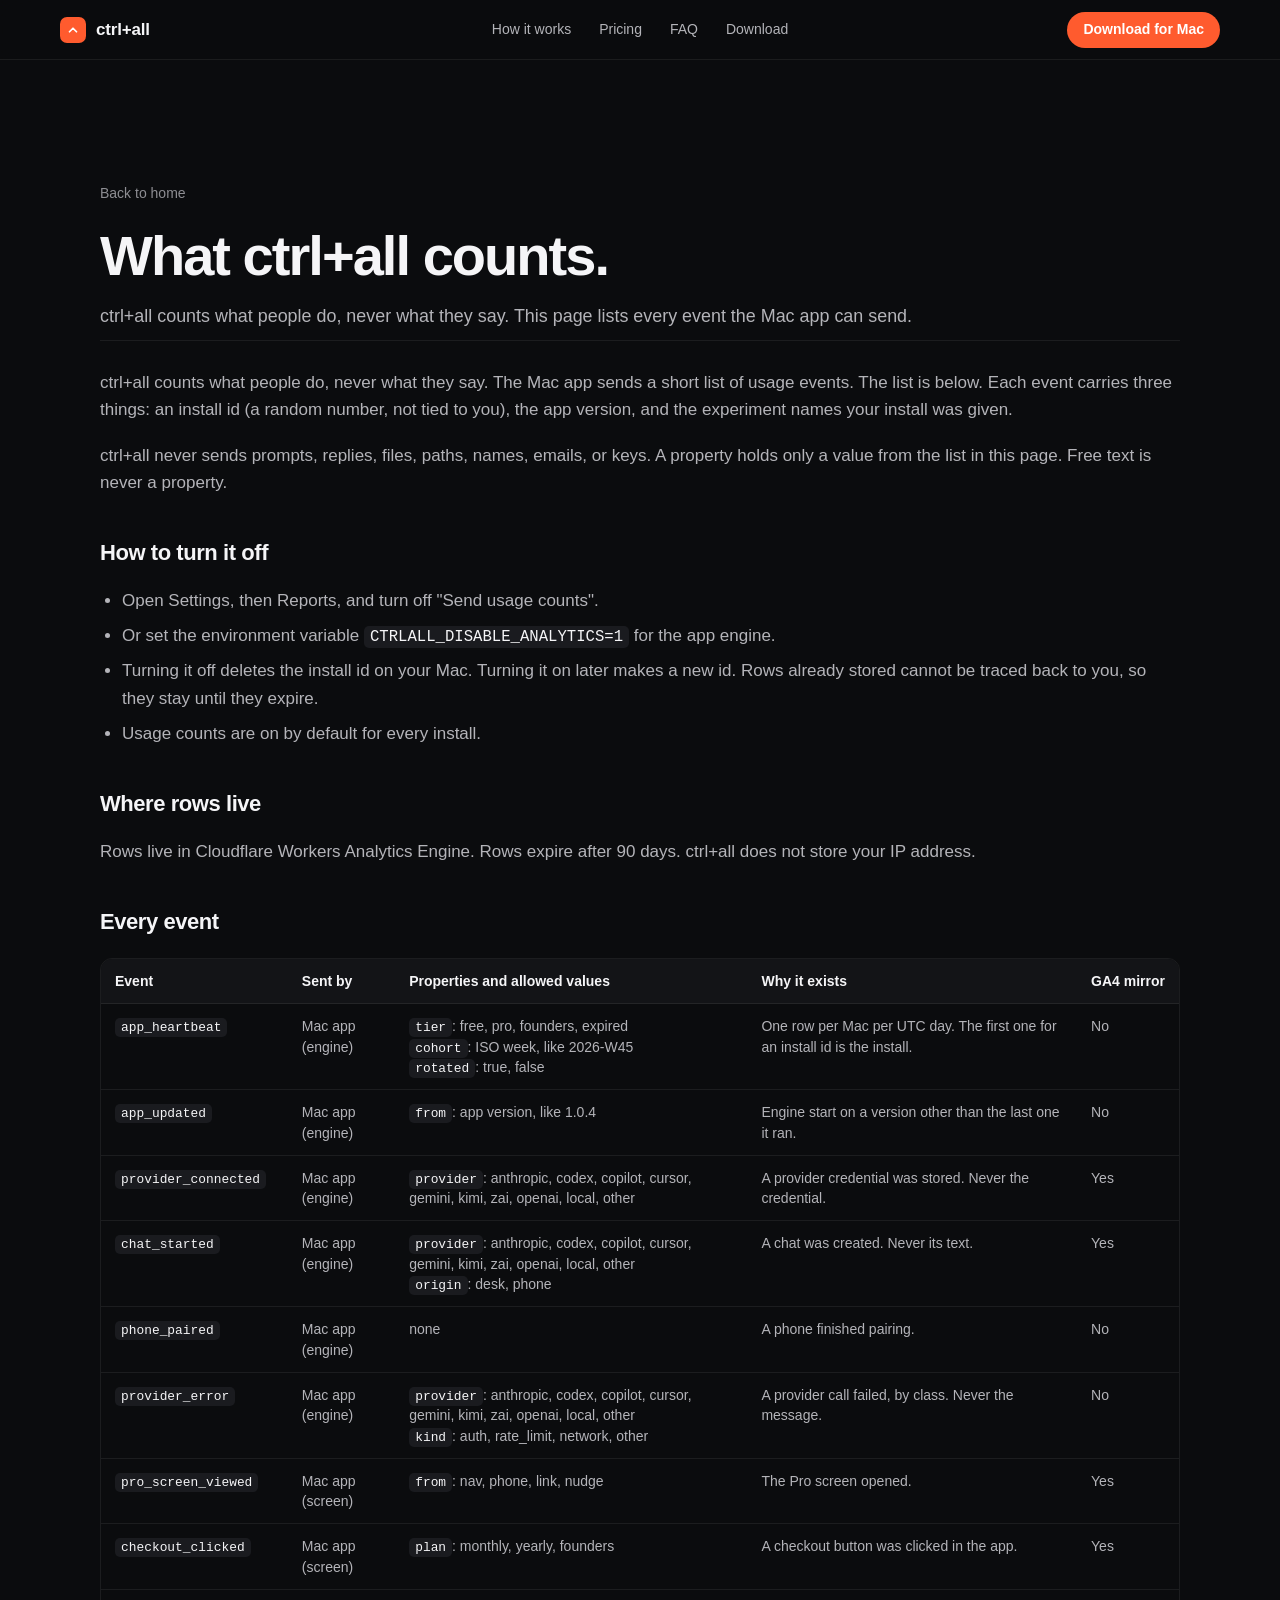
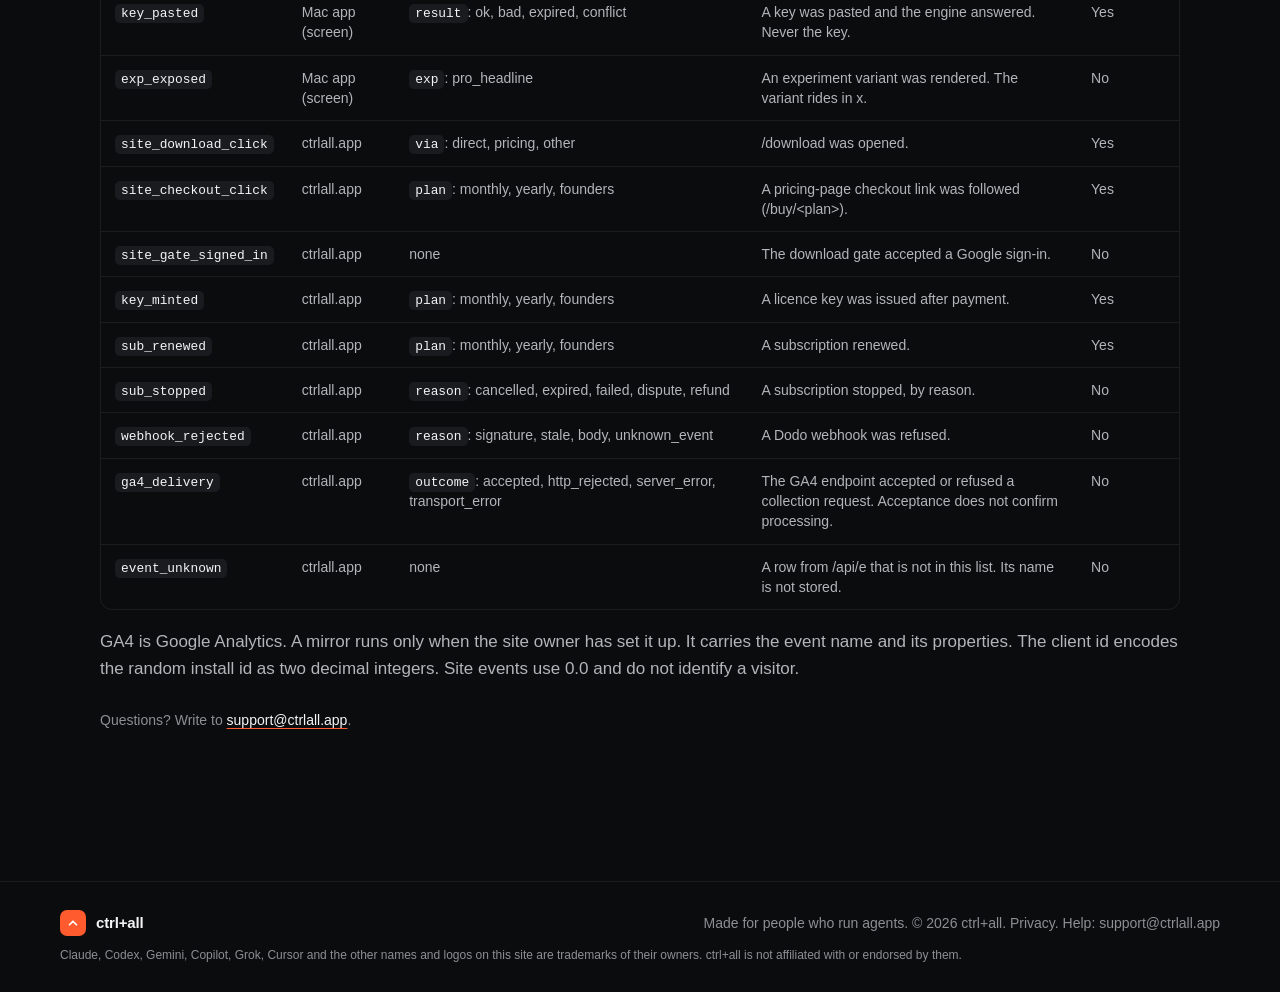
<file: analytics.html>
<!doctype html>
<html lang="en">
<head>
<!-- Google tag (gtag.js) -->
<script async src="https://www.googletagmanager.com/gtag/js?id=G-JXNFMTE7CQ"></script>
<script>
  window.dataLayer = window.dataLayer || [];
  function gtag(){dataLayer.push(arguments);}
  gtag('js', new Date());
  gtag('config', 'G-JXNFMTE7CQ');
</script>
<meta charset="utf-8">
<meta name="viewport" content="width=device-width, initial-scale=1, viewport-fit=cover">
<title>ctrl+all usage analytics: opt-out</title>
<meta name="description" content="Every usage event the ctrl+all Mac app can send, what each property may hold, and how to turn it off.">
<meta property="og:title" content="ctrl+all usage analytics: opt-out">
<meta property="og:description" content="Every usage event the ctrl+all Mac app can send, what each property may hold, and how to turn it off.">
<meta property="og:type" content="website">
<meta property="og:url" content="https://ctrlall.app/analytics">
<meta property="og:image" content="https://ctrlall.app/assets/og.png">
<meta name="theme-color" content="#0b0c0e">
<meta name="color-scheme" content="dark">
<link rel="canonical" href="https://ctrlall.app/analytics">
<link rel="icon" href="data:image/svg+xml,%3Csvg xmlns='http://www.w3.org/2000/svg' viewBox='0 0 64 64'%3E%3Crect width='64' height='64' rx='16' fill='%23ff5b2e'/%3E%3Cpath d='M18 38 32 24l14 14' fill='none' stroke='%23fff' stroke-width='7' stroke-linecap='round' stroke-linejoin='round'/%3E%3C/svg%3E">
<style>
/* The same tokens as index.html, and only the rules this one page needs. */
:root{
  --bg:#0b0c0e; --bg-2:#131417; --bg-3:#1a1b1f; --ink:#f5f5f7; --ink-2:#b4b4b9; --ink-3:#8e8e93;
  --line:rgba(255,255,255,.12); --line-2:rgba(255,255,255,.07);
  --brand:#ff5b2e; --brand-deep:#e0431a;
  --r-pill:999px; --nav-h:60px; --w:1160px; --ease:cubic-bezier(.16,1,.3,1);
  --mono:"SF Mono",ui-monospace,Menlo,monospace;
  color-scheme:dark;
}
*{box-sizing:border-box}
html{-webkit-text-size-adjust:100%}
body{margin:0;background:var(--bg);color:var(--ink);
  font-family:-apple-system,BlinkMacSystemFont,"SF Pro Display","SF Pro Text","Segoe UI",Roboto,Helvetica,Arial,sans-serif;
  font-size:17px;line-height:1.5;-webkit-font-smoothing:antialiased;text-rendering:optimizeLegibility;overflow-x:clip}
a{color:inherit;text-decoration:none}
h1,p{margin:0}
.wrap{width:min(var(--w),100% - 40px);margin-inline:auto}
/* nav */
.nav{position:sticky;top:0;z-index:10;height:var(--nav-h);background:color-mix(in srgb,var(--bg) 78%,transparent);
  -webkit-backdrop-filter:saturate(160%) blur(18px);backdrop-filter:saturate(160%) blur(18px);border-bottom:1px solid var(--line-2)}
.nav .wrap{height:100%;display:grid;grid-template-columns:1fr auto 1fr;align-items:center}
.brand{display:flex;align-items:center;gap:10px;font-weight:600;font-size:17px;letter-spacing:-.01em}
.mark{width:26px;height:26px;border-radius:7px;background:var(--brand);display:grid;place-items:center;flex:none}
.mark svg{width:14px;height:14px}
.nav-links{display:flex;gap:28px;font-size:14px;font-weight:500;color:var(--ink-2);justify-self:center}
.nav-links a{transition:color .2s}
.nav-links a:hover{color:var(--ink)}
.nav-cta{justify-self:end}
.nav-cta .btn{height:36px;padding:0 16px;font-size:14px}
/* buttons: pills, as on the home page */
.btn{display:inline-flex;align-items:center;justify-content:center;gap:8px;height:50px;padding:0 24px;border:0;border-radius:var(--r-pill);
  background:var(--ink);color:var(--bg);font:inherit;font-size:16px;font-weight:600;cursor:pointer;white-space:nowrap;
  transition:transform .2s var(--ease),background .2s,color .2s}
.btn:hover{background:#fff;transform:translateY(-1px)}
.btn:active{transform:translateY(1px) scale(.98)}
.btn-dl{background:var(--brand);color:#fff}
.btn-dl:hover{background:var(--brand-deep);color:#fff}
a:focus-visible{outline:2px solid var(--brand);outline-offset:3px}
/* the document */
.doc{padding:clamp(72px,10vw,120px) 0 clamp(96px,12vw,150px)}
.doc .wrap{max-width:720px}
.crumb{display:inline-block;margin-bottom:22px;font-size:14px;font-weight:500;color:var(--ink-3);transition:color .2s}
.crumb:hover{color:var(--ink)}
.h1{font-size:clamp(34px,4.6vw,56px);line-height:1.06;letter-spacing:-.035em;font-weight:600;text-wrap:balance}
.lede{margin-top:18px;font-size:clamp(17px,1.4vw,20px);line-height:1.5;color:var(--ink-2);text-wrap:pretty}
.doc .body p{margin-top:18px;font-size:17px;line-height:1.6;color:var(--ink-2);text-wrap:pretty}
.doc .body p b{color:var(--ink);font-weight:600}
.doc code{font:500 .92em var(--mono);color:var(--ink);background:var(--bg-3);padding:2px 6px;border-radius:5px;white-space:nowrap}
.doc .body{margin-top:10px;padding-top:10px;border-top:1px solid var(--line-2)}
.doc h2{margin:32px 0 12px;font-size:22px}
.doc pre{margin:14px 0;padding:16px;overflow-x:auto;border:1px solid var(--line-2);border-radius:12px;background:var(--bg-2)}
.doc pre code{padding:0;background:none;white-space:pre}
.doc .btn{margin-top:32px}
.fine{margin-top:28px;font-size:14px;line-height:1.5;color:var(--ink-3)}
.fine a,.doc .body a{color:var(--ink);text-decoration:underline;text-decoration-color:var(--brand);text-decoration-thickness:1px;text-underline-offset:3px;transition:color .2s}
.fine a:hover,.doc .body a:hover{color:var(--brand)}
/* footer */
footer{border-top:1px solid var(--line-2);padding:28px 0 calc(28px + env(safe-area-inset-bottom));background:var(--bg)}
footer .wrap{display:flex;align-items:center;justify-content:space-between;font-size:14px;color:var(--ink-3);flex-wrap:wrap;row-gap:10px}
footer .brand{font-size:15px;color:var(--ink)}
footer .tm{flex-basis:100%;font-size:12px;line-height:1.5}
footer a:hover{color:var(--ink)}
@media (max-width:640px){
  .nav .wrap{grid-template-columns:auto 1fr}
  .nav-links{display:none}
  .doc{padding-top:56px}
  .doc .btn{width:100%}
  .fine a{display:inline-block;padding:10px 0;margin:-10px 0}
  footer .wrap{flex-direction:column;gap:12px;align-items:flex-start}
}

.doc .wrap.wide{max-width:1080px}
.doc ul{margin:18px 0 0;padding-left:22px;color:var(--ink-2);line-height:1.6}
.doc ul li{margin-top:8px}
.doc h2{margin:40px 0 0;font-size:22px;letter-spacing:-.02em;font-weight:600}
.tbl{margin-top:20px;overflow-x:auto;border:1px solid var(--line-2);border-radius:12px}
table{border-collapse:collapse;width:100%;font-size:14px;line-height:1.45}
th,td{text-align:left;vertical-align:top;padding:12px 14px;border-bottom:1px solid var(--line-2);color:var(--ink-2)}
th{color:var(--ink);font-weight:600;background:var(--bg-2);white-space:nowrap}
tr:last-child td{border-bottom:0}
td code{white-space:normal}
</style>
</head>
<body>
<!-- Generated by scripts/analytics/render-list.mjs from docs/analytics/events.v1.json. Do not edit by hand. -->

<header class="nav">
  <nav class="wrap" aria-label="Main">
    <a class="brand" href="/" aria-label="ctrl+all home">
      <span class="mark" aria-hidden="true"><svg viewBox="0 0 64 64" fill="none"><path d="M16 40 32 24l16 16" stroke="#fff" stroke-width="8" stroke-linecap="round" stroke-linejoin="round"/></svg></span>
      ctrl+all
    </a>
    <div class="nav-links"><a href="/#how">How it works</a><a href="/#pricing">Pricing</a><a href="/#faq">FAQ</a><a href="/#download">Download</a></div>
    <div class="nav-cta"><a class="btn btn-dl" href="https://ctrlall.app/download">Download for Mac</a></div>
  </nav>
</header>

<main id="top">
<section class="doc" aria-labelledby="an-h">
  <div class="wrap wide">
    <a class="crumb" href="/">Back to home</a>
    <h1 class="h1" id="an-h">What ctrl+all counts.</h1>
    <p class="lede">ctrl+all counts what people do, never what they say. This page lists every event the Mac app can send.</p>
    <div class="body">
      <p>ctrl+all counts what people do, never what they say. The Mac app sends a short list of usage events. The list is below. Each event carries three things: an install id (a random number, not tied to you), the app version, and the experiment names your install was given.</p>
      <p>ctrl+all never sends prompts, replies, files, paths, names, emails, or keys. A property holds only a value from the list in this page. Free text is never a property.</p>
      <h2>How to turn it off</h2>
      <ul>
        <li>Open Settings, then Reports, and turn off &quot;Send usage counts&quot;.</li>
        <li>Or set the environment variable <code>CTRLALL_DISABLE_ANALYTICS=1</code> for the app engine.</li>
        <li>Turning it off deletes the install id on your Mac. Turning it on later makes a new id. Rows already stored cannot be traced back to you, so they stay until they expire.</li>
        <li>Usage counts are on by default for every install.</li>
      </ul>
      <h2>Where rows live</h2>
      <p>Rows live in Cloudflare Workers Analytics Engine. Rows expire after 90 days. ctrl+all does not store your IP address.</p>
      <h2>Every event</h2>
      <div class="tbl"><table>
<thead><tr><th>Event</th><th>Sent by</th><th>Properties and allowed values</th><th>Why it exists</th><th>GA4 mirror</th></tr></thead>
<tbody>
<tr><td><code>app_heartbeat</code></td><td>Mac app (engine)</td><td><code>tier</code>: free, pro, founders, expired<br><code>cohort</code>: ISO week, like 2026-W45<br><code>rotated</code>: true, false</td><td>One row per Mac per UTC day. The first one for an install id is the install.</td><td>No</td></tr>
<tr><td><code>app_updated</code></td><td>Mac app (engine)</td><td><code>from</code>: app version, like 1.0.4</td><td>Engine start on a version other than the last one it ran.</td><td>No</td></tr>
<tr><td><code>provider_connected</code></td><td>Mac app (engine)</td><td><code>provider</code>: anthropic, codex, copilot, cursor, gemini, kimi, zai, openai, local, other</td><td>A provider credential was stored. Never the credential.</td><td>Yes</td></tr>
<tr><td><code>chat_started</code></td><td>Mac app (engine)</td><td><code>provider</code>: anthropic, codex, copilot, cursor, gemini, kimi, zai, openai, local, other<br><code>origin</code>: desk, phone</td><td>A chat was created. Never its text.</td><td>Yes</td></tr>
<tr><td><code>phone_paired</code></td><td>Mac app (engine)</td><td>none</td><td>A phone finished pairing.</td><td>No</td></tr>
<tr><td><code>provider_error</code></td><td>Mac app (engine)</td><td><code>provider</code>: anthropic, codex, copilot, cursor, gemini, kimi, zai, openai, local, other<br><code>kind</code>: auth, rate_limit, network, other</td><td>A provider call failed, by class. Never the message.</td><td>No</td></tr>
<tr><td><code>pro_screen_viewed</code></td><td>Mac app (screen)</td><td><code>from</code>: nav, phone, link, nudge</td><td>The Pro screen opened.</td><td>Yes</td></tr>
<tr><td><code>checkout_clicked</code></td><td>Mac app (screen)</td><td><code>plan</code>: monthly, yearly, founders</td><td>A checkout button was clicked in the app.</td><td>Yes</td></tr>
<tr><td><code>key_pasted</code></td><td>Mac app (screen)</td><td><code>result</code>: ok, bad, expired, conflict</td><td>A key was pasted and the engine answered. Never the key.</td><td>Yes</td></tr>
<tr><td><code>exp_exposed</code></td><td>Mac app (screen)</td><td><code>exp</code>: pro_headline</td><td>An experiment variant was rendered. The variant rides in x.</td><td>No</td></tr>
<tr><td><code>site_download_click</code></td><td>ctrlall.app</td><td><code>via</code>: direct, pricing, other</td><td>/download was opened.</td><td>Yes</td></tr>
<tr><td><code>site_checkout_click</code></td><td>ctrlall.app</td><td><code>plan</code>: monthly, yearly, founders</td><td>A pricing-page checkout link was followed (/buy/&lt;plan&gt;).</td><td>Yes</td></tr>
<tr><td><code>site_gate_signed_in</code></td><td>ctrlall.app</td><td>none</td><td>The download gate accepted a Google sign-in.</td><td>No</td></tr>
<tr><td><code>key_minted</code></td><td>ctrlall.app</td><td><code>plan</code>: monthly, yearly, founders</td><td>A licence key was issued after payment.</td><td>Yes</td></tr>
<tr><td><code>sub_renewed</code></td><td>ctrlall.app</td><td><code>plan</code>: monthly, yearly, founders</td><td>A subscription renewed.</td><td>Yes</td></tr>
<tr><td><code>sub_stopped</code></td><td>ctrlall.app</td><td><code>reason</code>: cancelled, expired, failed, dispute, refund</td><td>A subscription stopped, by reason.</td><td>No</td></tr>
<tr><td><code>webhook_rejected</code></td><td>ctrlall.app</td><td><code>reason</code>: signature, stale, body, unknown_event</td><td>A Dodo webhook was refused.</td><td>No</td></tr>
<tr><td><code>ga4_delivery</code></td><td>ctrlall.app</td><td><code>outcome</code>: accepted, http_rejected, server_error, transport_error</td><td>The GA4 endpoint accepted or refused a collection request. Acceptance does not confirm processing.</td><td>No</td></tr>
<tr><td><code>event_unknown</code></td><td>ctrlall.app</td><td>none</td><td>A row from /api/e that is not in this list. Its name is not stored.</td><td>No</td></tr>
</tbody>
</table></div>
      <p>GA4 is Google Analytics. A mirror runs only when the site owner has set it up. It carries the event name and its properties. The client id encodes the random install id as two decimal integers. Site events use 0.0 and do not identify a visitor.</p>
    </div>
    <p class="fine">Questions? Write to <a href="mailto:support@ctrlall.app">support@ctrlall.app</a>.</p>
  </div>
</section>
</main>

<footer>
  <div class="wrap">
    <a class="brand" href="/"><span class="mark" aria-hidden="true"><svg viewBox="0 0 64 64" fill="none"><path d="M16 40 32 24l16 16" stroke="#fff" stroke-width="8" stroke-linecap="round" stroke-linejoin="round"/></svg></span>ctrl+all</a>
    <span>Made for people who run agents. &copy; 2026 ctrl+all. <a href="/privacy">Privacy</a>. Help: <a href="mailto:support@ctrlall.app">support@ctrlall.app</a></span>
    <span class="tm">Claude, Codex, Gemini, Copilot, Grok, Cursor and the other names and logos on this site are trademarks of their owners. ctrl+all is not affiliated with or endorsed by them.</span>
  </div>
</footer>

</body>
</html>
</file>
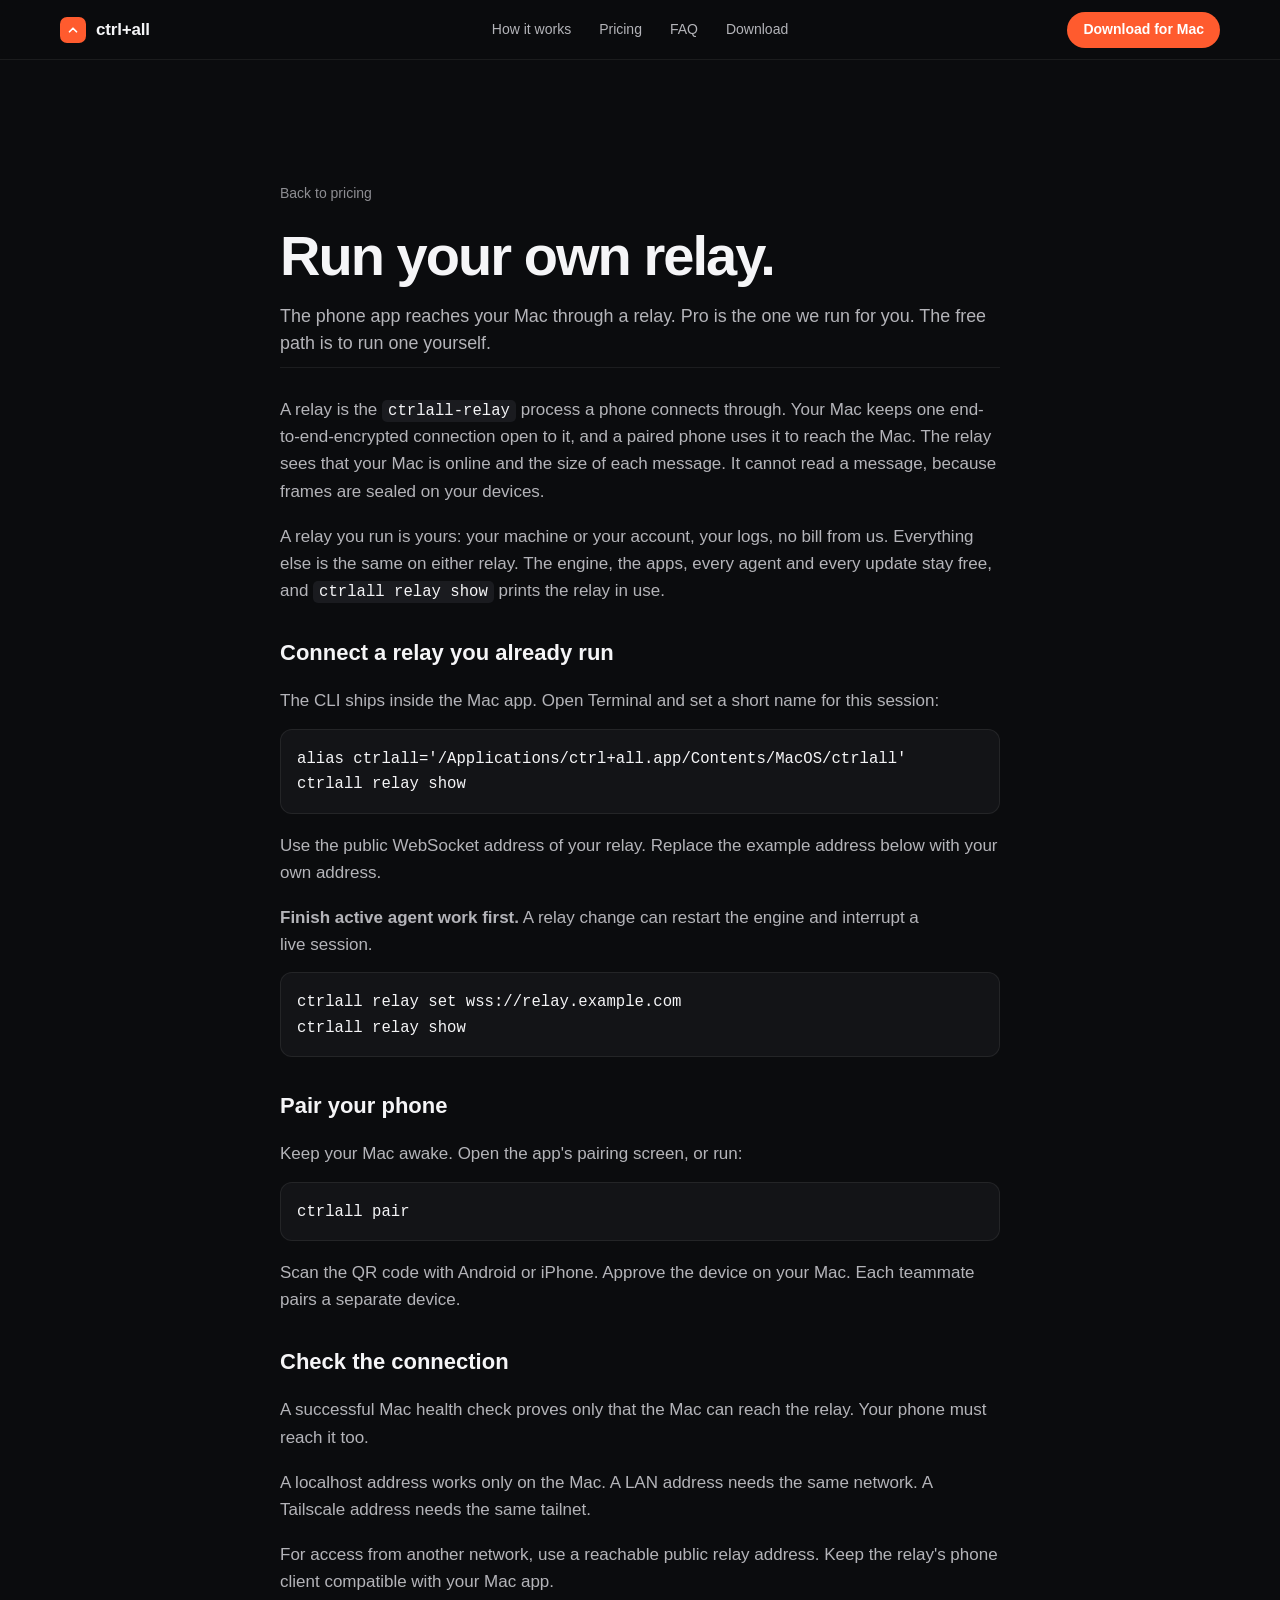
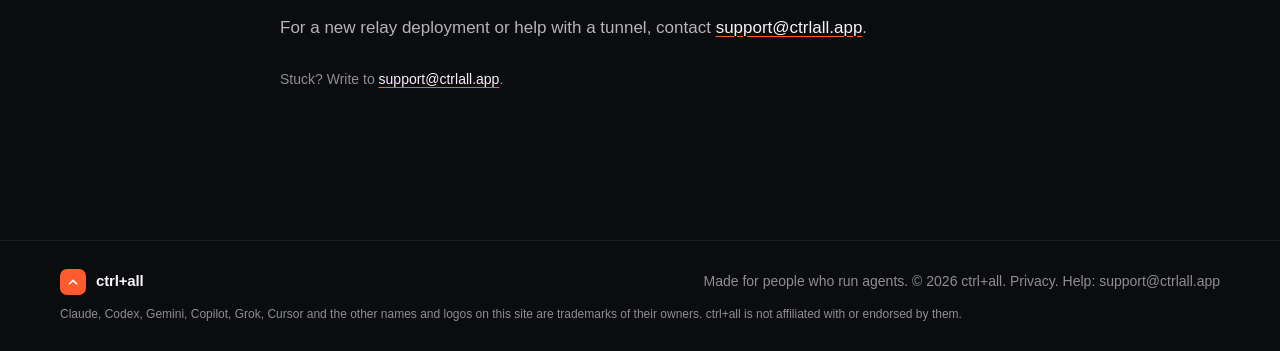
<file: byo-relay.html>
<!doctype html>
<html lang="en">
<head>
<!-- Google tag (gtag.js) -->
<script async src="https://www.googletagmanager.com/gtag/js?id=G-JXNFMTE7CQ"></script>
<script>
  window.dataLayer = window.dataLayer || [];
  function gtag(){dataLayer.push(arguments);}
  gtag('js', new Date());
  gtag('config', 'G-JXNFMTE7CQ');
</script>
<meta charset="utf-8">
<meta name="viewport" content="width=device-width, initial-scale=1, viewport-fit=cover">
<title>Self-host your phone relay | ctrl+all</title>
<meta name="description" content="The free path for a phone anywhere: run the ctrl+all relay yourself. What a relay is, what it sees, and where the setup guide lives.">
<meta property="og:title" content="Self-host your phone relay | ctrl+all">
<meta property="og:description" content="The free path for a phone anywhere: run the ctrl+all relay yourself. What a relay is, what it sees, and where the setup guide lives.">
<meta property="og:type" content="website">
<meta property="og:image" content="https://ctrlall.app/assets/og.png">
<meta property="og:url" content="https://ctrlall.app/byo-relay">
<meta name="twitter:card" content="summary_large_image">
<meta name="theme-color" content="#0b0c0e">
<meta name="color-scheme" content="dark">
<link rel="canonical" href="https://ctrlall.app/byo-relay">
<link rel="icon" href="data:image/svg+xml,%3Csvg xmlns='http://www.w3.org/2000/svg' viewBox='0 0 64 64'%3E%3Crect width='64' height='64' rx='16' fill='%23ff5b2e'/%3E%3Cpath d='M18 38 32 24l14 14' fill='none' stroke='%23fff' stroke-width='7' stroke-linecap='round' stroke-linejoin='round'/%3E%3C/svg%3E">
<style>
/* The same tokens as index.html, and only the rules this one page needs. */
:root{
  --bg:#0b0c0e; --bg-2:#131417; --bg-3:#1a1b1f; --ink:#f5f5f7; --ink-2:#b4b4b9; --ink-3:#8e8e93;
  --line:rgba(255,255,255,.12); --line-2:rgba(255,255,255,.07);
  --brand:#ff5b2e; --brand-deep:#e0431a;
  --r-pill:999px; --nav-h:60px; --w:1160px; --ease:cubic-bezier(.16,1,.3,1);
  --mono:"SF Mono",ui-monospace,Menlo,monospace;
  color-scheme:dark;
}
*{box-sizing:border-box}
html{-webkit-text-size-adjust:100%}
body{margin:0;background:var(--bg);color:var(--ink);
  font-family:-apple-system,BlinkMacSystemFont,"SF Pro Display","SF Pro Text","Segoe UI",Roboto,Helvetica,Arial,sans-serif;
  font-size:17px;line-height:1.5;-webkit-font-smoothing:antialiased;text-rendering:optimizeLegibility;overflow-x:clip}
a{color:inherit;text-decoration:none}
h1,p{margin:0}
.wrap{width:min(var(--w),100% - 40px);margin-inline:auto}
/* nav */
.nav{position:sticky;top:0;z-index:10;height:var(--nav-h);background:color-mix(in srgb,var(--bg) 78%,transparent);
  -webkit-backdrop-filter:saturate(160%) blur(18px);backdrop-filter:saturate(160%) blur(18px);border-bottom:1px solid var(--line-2)}
.nav .wrap{height:100%;display:grid;grid-template-columns:1fr auto 1fr;align-items:center}
.brand{display:flex;align-items:center;gap:10px;font-weight:600;font-size:17px;letter-spacing:-.01em}
.mark{width:26px;height:26px;border-radius:7px;background:var(--brand);display:grid;place-items:center;flex:none}
.mark svg{width:14px;height:14px}
.nav-links{display:flex;gap:28px;font-size:14px;font-weight:500;color:var(--ink-2);justify-self:center}
.nav-links a{transition:color .2s}
.nav-links a:hover{color:var(--ink)}
.nav-cta{justify-self:end}
.nav-cta .btn{height:36px;padding:0 16px;font-size:14px}
/* buttons: pills, as on the home page */
.btn{display:inline-flex;align-items:center;justify-content:center;gap:8px;height:50px;padding:0 24px;border:0;border-radius:var(--r-pill);
  background:var(--ink);color:var(--bg);font:inherit;font-size:16px;font-weight:600;cursor:pointer;white-space:nowrap;
  transition:transform .2s var(--ease),background .2s,color .2s}
.btn:hover{background:#fff;transform:translateY(-1px)}
.btn:active{transform:translateY(1px) scale(.98)}
.btn-dl{background:var(--brand);color:#fff}
.btn-dl:hover{background:var(--brand-deep);color:#fff}
a:focus-visible{outline:2px solid var(--brand);outline-offset:3px}
/* the document */
.doc{padding:clamp(72px,10vw,120px) 0 clamp(96px,12vw,150px)}
.doc .wrap{max-width:720px}
.crumb{display:inline-block;margin-bottom:22px;font-size:14px;font-weight:500;color:var(--ink-3);transition:color .2s}
.crumb:hover{color:var(--ink)}
.h1{font-size:clamp(34px,4.6vw,56px);line-height:1.06;letter-spacing:-.035em;font-weight:600;text-wrap:balance}
.lede{margin-top:18px;font-size:clamp(17px,1.4vw,20px);line-height:1.5;color:var(--ink-2);text-wrap:pretty}
.doc .body p{margin-top:18px;font-size:17px;line-height:1.6;color:var(--ink-2);text-wrap:pretty}
.doc .body p b{color:var(--ink);font-weight:600}
.doc code{font:500 .92em var(--mono);color:var(--ink);background:var(--bg-3);padding:2px 6px;border-radius:5px;white-space:nowrap}
.doc .body{margin-top:10px;padding-top:10px;border-top:1px solid var(--line-2)}
.doc h2{margin:32px 0 12px;font-size:22px}
.doc pre{margin:14px 0;padding:16px;overflow-x:auto;border:1px solid var(--line-2);border-radius:12px;background:var(--bg-2)}
.doc pre code{padding:0;background:none;white-space:pre}
.doc .btn{margin-top:32px}
.fine{margin-top:28px;font-size:14px;line-height:1.5;color:var(--ink-3)}
.fine a,.doc .body a{color:var(--ink);text-decoration:underline;text-decoration-color:var(--brand);text-decoration-thickness:1px;text-underline-offset:3px;transition:color .2s}
.fine a:hover,.doc .body a:hover{color:var(--brand)}
/* footer */
footer{border-top:1px solid var(--line-2);padding:28px 0 calc(28px + env(safe-area-inset-bottom));background:var(--bg)}
footer .wrap{display:flex;align-items:center;justify-content:space-between;font-size:14px;color:var(--ink-3);flex-wrap:wrap;row-gap:10px}
footer .brand{font-size:15px;color:var(--ink)}
footer .tm{flex-basis:100%;font-size:12px;line-height:1.5}
footer a:hover{color:var(--ink)}
@media (max-width:640px){
  .nav .wrap{grid-template-columns:auto 1fr}
  .nav-links{display:none}
  .doc{padding-top:56px}
  .doc .btn{width:100%}
  .fine a{display:inline-block;padding:10px 0;margin:-10px 0}
  footer .wrap{flex-direction:column;gap:12px;align-items:flex-start}
}
</style>
</head>
<body>

<header class="nav">
  <nav class="wrap" aria-label="Main">
    <a class="brand" href="/" aria-label="ctrl+all home">
      <span class="mark" aria-hidden="true"><svg viewBox="0 0 64 64" fill="none"><path d="M16 40 32 24l16 16" stroke="#fff" stroke-width="8" stroke-linecap="round" stroke-linejoin="round"/></svg></span>
      ctrl+all
    </a>
    <div class="nav-links"><a href="/#how">How it works</a><a href="/#pricing">Pricing</a><a href="/#faq">FAQ</a><a href="/#download">Download</a></div>
    <div class="nav-cta"><a class="btn btn-dl" href="https://ctrlall.app/download">Download for Mac</a></div>
  </nav>
</header>

<main id="top">
<section class="doc" aria-labelledby="byo-h">
  <div class="wrap">
    <a class="crumb" href="/#pricing">Back to pricing</a>
    <h1 class="h1" id="byo-h">Run your own relay.</h1>
    <p class="lede">The phone app reaches your Mac through a relay. Pro is the one we run for you. The free path is to run one yourself.</p>
    <div class="body">
      <p>A relay is the <code>ctrlall-relay</code> process a phone connects through. Your Mac keeps one end-to-end-encrypted connection open to it, and a paired phone uses it to reach the Mac. The relay sees that your Mac is online and the size of each message. It cannot read a message, because frames are sealed on your devices.</p>
      <p>A relay you run is yours: your machine or your account, your logs, no bill from us. Everything else is the same on either relay. The engine, the apps, every agent and every update stay free, and <code>ctrlall relay show</code> prints the relay in use.</p>
      <h2>Connect a relay you already run</h2>
      <p>The CLI ships inside the Mac app. Open Terminal and set a short name for this session:</p>
      <pre><code>alias ctrlall='/Applications/ctrl+all.app/Contents/MacOS/ctrlall'
ctrlall relay show</code></pre>
      <p>Use the public WebSocket address of your relay. Replace the example address below with your own address.</p>
      <p><strong>Finish active agent work first.</strong> A relay change can restart the engine and interrupt a live session.</p>
      <pre><code>ctrlall relay set wss://relay.example.com
ctrlall relay show</code></pre>
      <h2>Pair your phone</h2>
      <p>Keep your Mac awake. Open the app's pairing screen, or run:</p>
      <pre><code>ctrlall pair</code></pre>
      <p>Scan the QR code with Android or iPhone. Approve the device on your Mac. Each teammate pairs a separate device.</p>
      <h2>Check the connection</h2>
      <p>A successful Mac health check proves only that the Mac can reach the relay. Your phone must reach it too.</p>
      <p>A localhost address works only on the Mac. A LAN address needs the same network. A Tailscale address needs the same tailnet.</p>
      <p>For access from another network, use a reachable public relay address. Keep the relay's phone client compatible with your Mac app.</p>
      <p>For a new relay deployment or help with a tunnel, contact <a href="mailto:support@ctrlall.app">support@ctrlall.app</a>.</p>
    </div>
    <p class="fine">Stuck? Write to <a href="mailto:support@ctrlall.app">support@ctrlall.app</a>.</p>
  </div>
</section>
</main>

<footer>
  <div class="wrap">
    <a class="brand" href="/"><span class="mark" aria-hidden="true"><svg viewBox="0 0 64 64" fill="none"><path d="M16 40 32 24l16 16" stroke="#fff" stroke-width="8" stroke-linecap="round" stroke-linejoin="round"/></svg></span>ctrl+all</a>
    <span>Made for people who run agents. &copy; 2026 ctrl+all. <a href="/privacy">Privacy</a>. Help: <a href="mailto:support@ctrlall.app">support@ctrlall.app</a></span>
    <span class="tm">Claude, Codex, Gemini, Copilot, Grok, Cursor and the other names and logos on this site are trademarks of their owners. ctrl+all is not affiliated with or endorsed by them.</span>
  </div>
</footer>

</body>
</html>
</file>
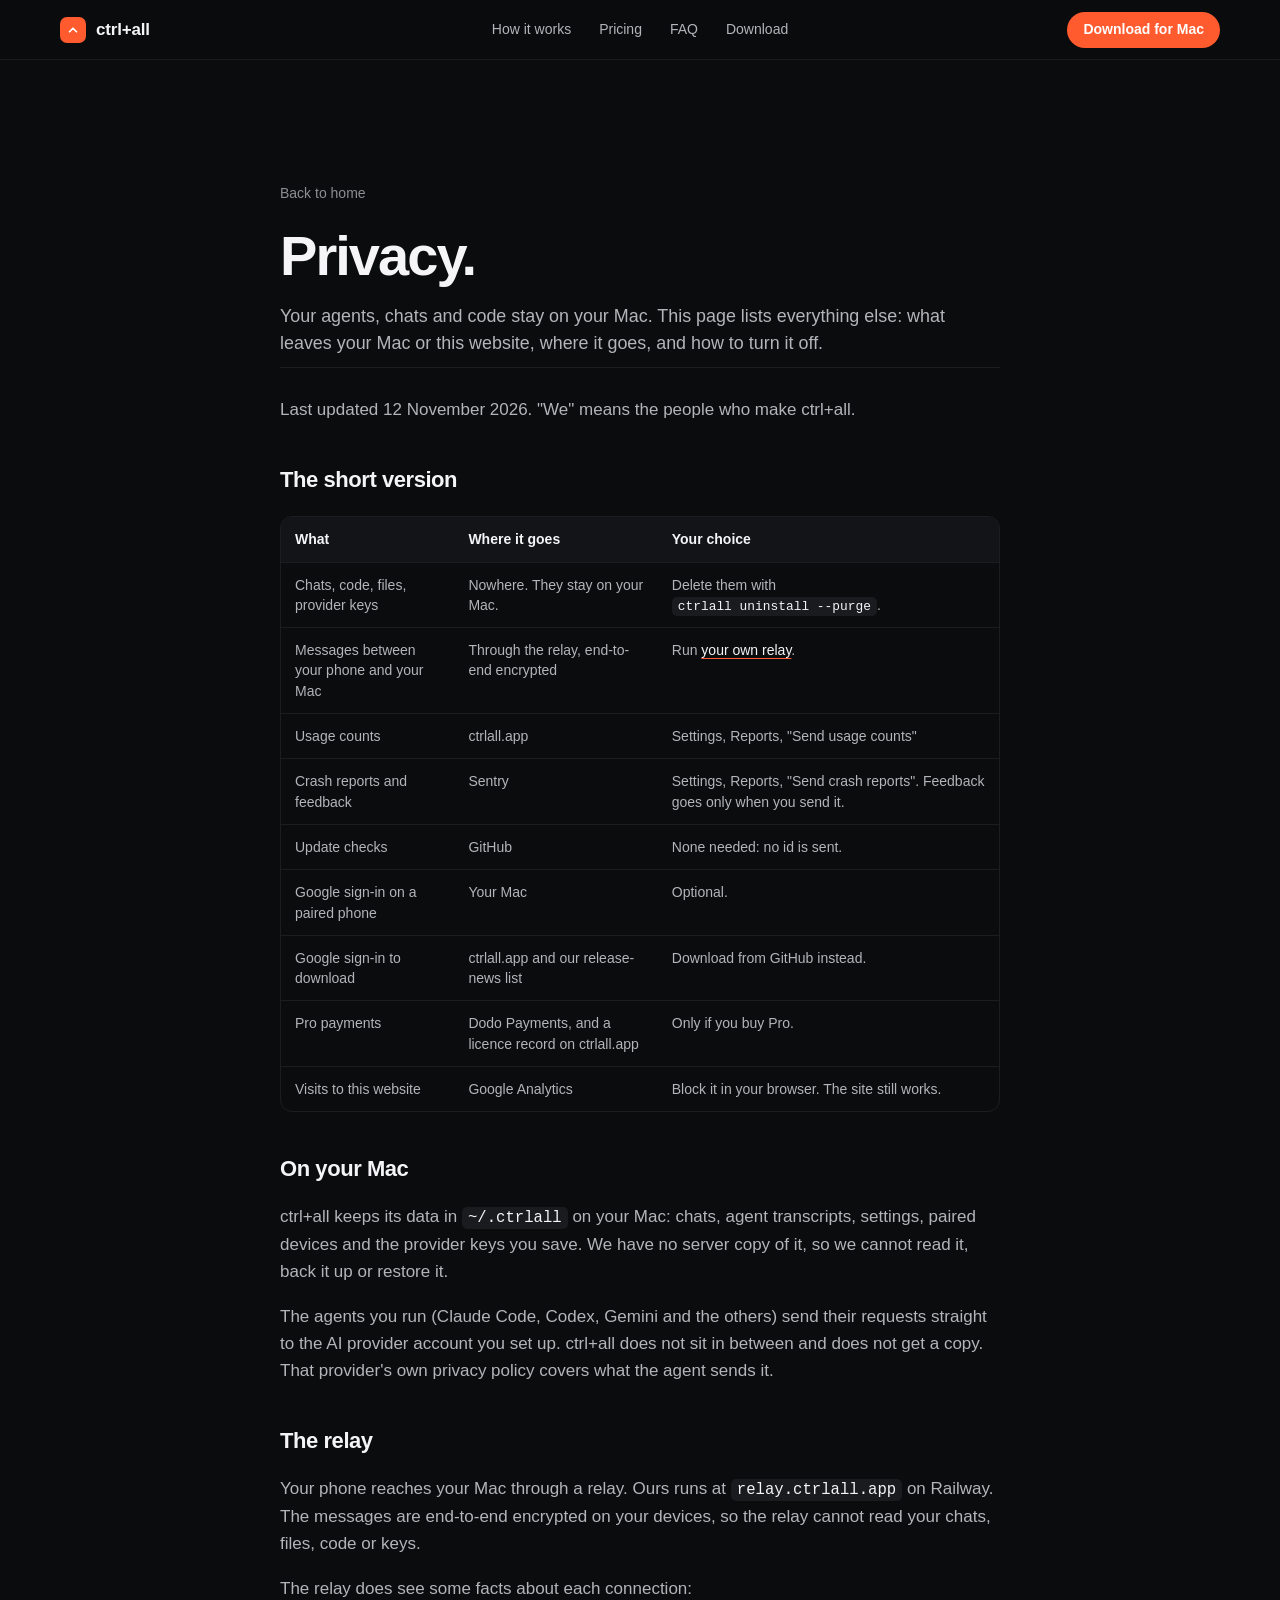
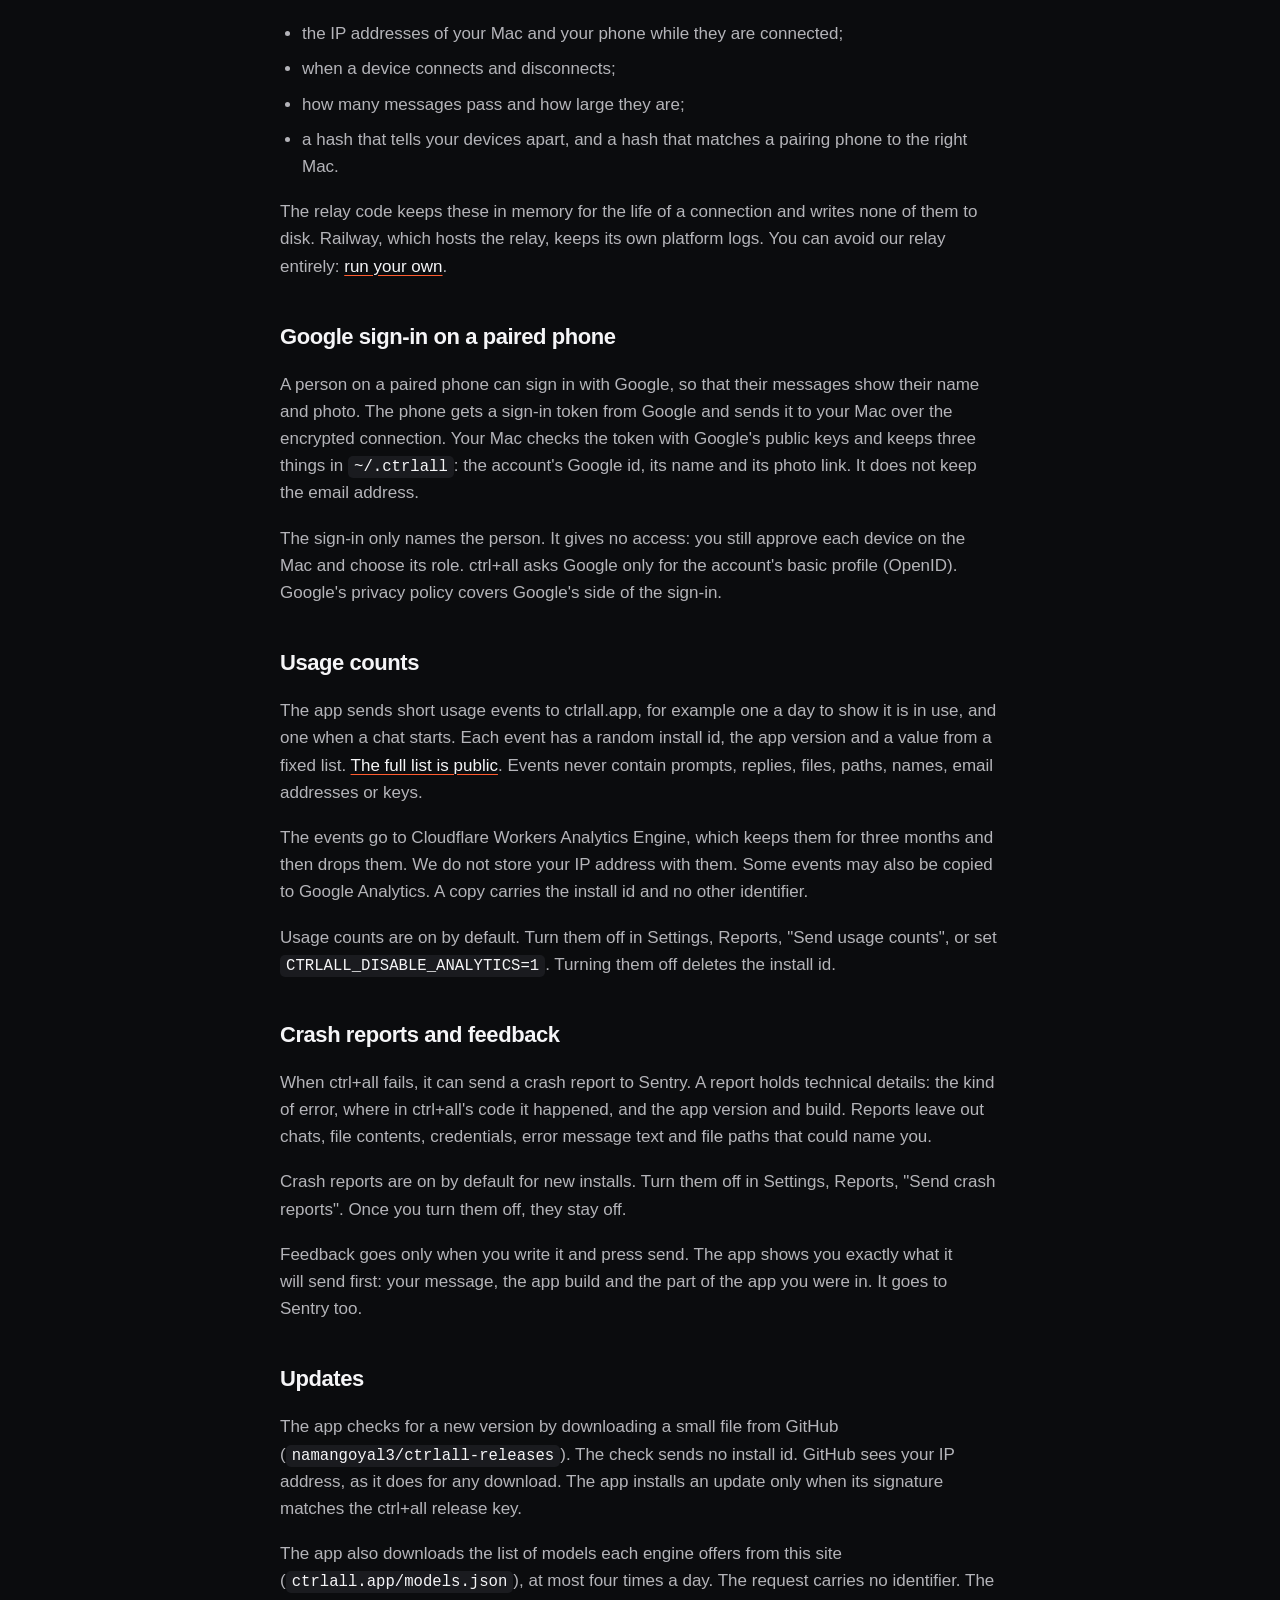
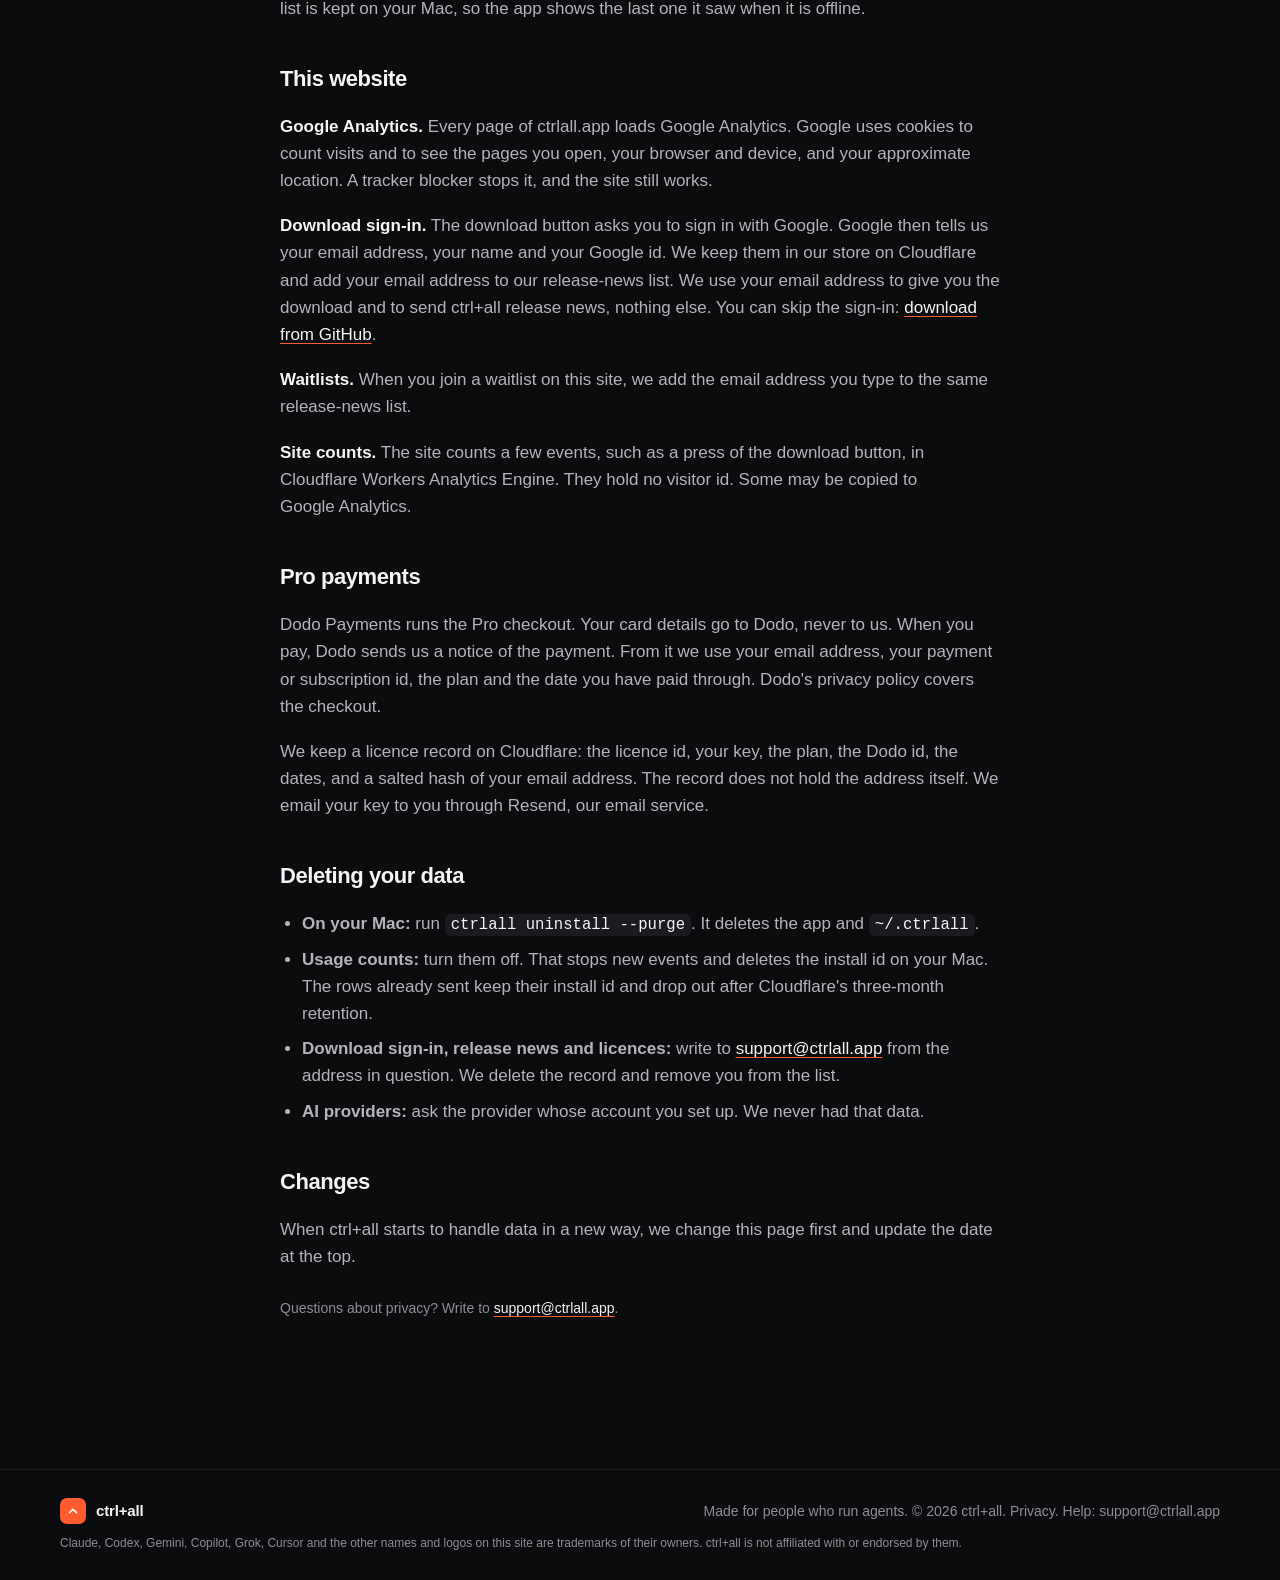
<file: privacy.html>
<!doctype html>
<html lang="en">
<head>
<!-- Google tag (gtag.js) -->
<script async src="https://www.googletagmanager.com/gtag/js?id=G-JXNFMTE7CQ"></script>
<script>
  window.dataLayer = window.dataLayer || [];
  function gtag(){dataLayer.push(arguments);}
  gtag('js', new Date());
  gtag('config', 'G-JXNFMTE7CQ');
</script>
<meta charset="utf-8">
<meta name="viewport" content="width=device-width, initial-scale=1, viewport-fit=cover">
<title>ctrl+all privacy: app, relay and website</title>
<meta name="description" content="What ctrl+all collects, where it goes, and how to turn it off: the Mac app, the relay, Google sign-in, payments and this website.">
<meta property="og:title" content="ctrl+all privacy: app, relay and website">
<meta property="og:description" content="What ctrl+all collects, where it goes, and how to turn it off.">
<meta property="og:type" content="website">
<meta property="og:url" content="https://ctrlall.app/privacy">
<meta property="og:image" content="https://ctrlall.app/assets/og.png">
<meta name="theme-color" content="#0b0c0e">
<meta name="color-scheme" content="dark">
<link rel="canonical" href="https://ctrlall.app/privacy">
<link rel="icon" href="data:image/svg+xml,%3Csvg xmlns='http://www.w3.org/2000/svg' viewBox='0 0 64 64'%3E%3Crect width='64' height='64' rx='16' fill='%23ff5b2e'/%3E%3Cpath d='M18 38 32 24l14 14' fill='none' stroke='%23fff' stroke-width='7' stroke-linecap='round' stroke-linejoin='round'/%3E%3C/svg%3E">
<style>
/* The same tokens as index.html, and only the rules this one page needs. */
:root{
  --bg:#0b0c0e; --bg-2:#131417; --bg-3:#1a1b1f; --ink:#f5f5f7; --ink-2:#b4b4b9; --ink-3:#8e8e93;
  --line:rgba(255,255,255,.12); --line-2:rgba(255,255,255,.07);
  --brand:#ff5b2e; --brand-deep:#e0431a;
  --r-pill:999px; --nav-h:60px; --w:1160px; --ease:cubic-bezier(.16,1,.3,1);
  --mono:"SF Mono",ui-monospace,Menlo,monospace;
  color-scheme:dark;
}
*{box-sizing:border-box}
html{-webkit-text-size-adjust:100%}
body{margin:0;background:var(--bg);color:var(--ink);
  font-family:-apple-system,BlinkMacSystemFont,"SF Pro Display","SF Pro Text","Segoe UI",Roboto,Helvetica,Arial,sans-serif;
  font-size:17px;line-height:1.5;-webkit-font-smoothing:antialiased;text-rendering:optimizeLegibility;overflow-x:clip}
a{color:inherit;text-decoration:none}
h1,p{margin:0}
.wrap{width:min(var(--w),100% - 40px);margin-inline:auto}
/* nav */
.nav{position:sticky;top:0;z-index:10;height:var(--nav-h);background:color-mix(in srgb,var(--bg) 78%,transparent);
  -webkit-backdrop-filter:saturate(160%) blur(18px);backdrop-filter:saturate(160%) blur(18px);border-bottom:1px solid var(--line-2)}
.nav .wrap{height:100%;display:grid;grid-template-columns:1fr auto 1fr;align-items:center}
.brand{display:flex;align-items:center;gap:10px;font-weight:600;font-size:17px;letter-spacing:-.01em}
.mark{width:26px;height:26px;border-radius:7px;background:var(--brand);display:grid;place-items:center;flex:none}
.mark svg{width:14px;height:14px}
.nav-links{display:flex;gap:28px;font-size:14px;font-weight:500;color:var(--ink-2);justify-self:center}
.nav-links a{transition:color .2s}
.nav-links a:hover{color:var(--ink)}
.nav-cta{justify-self:end}
.nav-cta .btn{height:36px;padding:0 16px;font-size:14px}
/* buttons: pills, as on the home page */
.btn{display:inline-flex;align-items:center;justify-content:center;gap:8px;height:50px;padding:0 24px;border:0;border-radius:var(--r-pill);
  background:var(--ink);color:var(--bg);font:inherit;font-size:16px;font-weight:600;cursor:pointer;white-space:nowrap;
  transition:transform .2s var(--ease),background .2s,color .2s}
.btn:hover{background:#fff;transform:translateY(-1px)}
.btn:active{transform:translateY(1px) scale(.98)}
.btn-dl{background:var(--brand);color:#fff}
.btn-dl:hover{background:var(--brand-deep);color:#fff}
a:focus-visible{outline:2px solid var(--brand);outline-offset:3px}
/* the document */
.doc{padding:clamp(72px,10vw,120px) 0 clamp(96px,12vw,150px)}
.doc .wrap{max-width:720px}
.crumb{display:inline-block;margin-bottom:22px;font-size:14px;font-weight:500;color:var(--ink-3);transition:color .2s}
.crumb:hover{color:var(--ink)}
.h1{font-size:clamp(34px,4.6vw,56px);line-height:1.06;letter-spacing:-.035em;font-weight:600;text-wrap:balance}
.lede{margin-top:18px;font-size:clamp(17px,1.4vw,20px);line-height:1.5;color:var(--ink-2);text-wrap:pretty}
.doc .body p{margin-top:18px;font-size:17px;line-height:1.6;color:var(--ink-2);text-wrap:pretty}
.doc .body p b{color:var(--ink);font-weight:600}
.doc code{font:500 .92em var(--mono);color:var(--ink);background:var(--bg-3);padding:2px 6px;border-radius:5px;white-space:nowrap}
.doc .body{margin-top:10px;padding-top:10px;border-top:1px solid var(--line-2)}
.doc h2{margin:32px 0 12px;font-size:22px}
.doc pre{margin:14px 0;padding:16px;overflow-x:auto;border:1px solid var(--line-2);border-radius:12px;background:var(--bg-2)}
.doc pre code{padding:0;background:none;white-space:pre}
.doc .btn{margin-top:32px}
.fine{margin-top:28px;font-size:14px;line-height:1.5;color:var(--ink-3)}
.fine a,.doc .body a{color:var(--ink);text-decoration:underline;text-decoration-color:var(--brand);text-decoration-thickness:1px;text-underline-offset:3px;transition:color .2s}
.fine a:hover,.doc .body a:hover{color:var(--brand)}
/* footer */
footer{border-top:1px solid var(--line-2);padding:28px 0 calc(28px + env(safe-area-inset-bottom));background:var(--bg)}
footer .wrap{display:flex;align-items:center;justify-content:space-between;font-size:14px;color:var(--ink-3);flex-wrap:wrap;row-gap:10px}
footer .brand{font-size:15px;color:var(--ink)}
footer .tm{flex-basis:100%;font-size:12px;line-height:1.5}
footer a:hover{color:var(--ink)}
@media (max-width:640px){
  .nav .wrap{grid-template-columns:auto 1fr}
  .nav-links{display:none}
  .doc{padding-top:56px}
  .doc .btn{width:100%}
  .fine a{display:inline-block;padding:10px 0;margin:-10px 0}
  footer .wrap{flex-direction:column;gap:12px;align-items:flex-start}
}

.doc .wrap.wide{max-width:1080px}
.doc ul{margin:18px 0 0;padding-left:22px;color:var(--ink-2);line-height:1.6}
.doc ul li{margin-top:8px}
.doc h2{margin:40px 0 0;font-size:22px;letter-spacing:-.02em;font-weight:600}
.tbl{margin-top:20px;overflow-x:auto;border:1px solid var(--line-2);border-radius:12px}
table{border-collapse:collapse;width:100%;font-size:14px;line-height:1.45}
th,td{text-align:left;vertical-align:top;padding:12px 14px;border-bottom:1px solid var(--line-2);color:var(--ink-2)}
th{color:var(--ink);font-weight:600;background:var(--bg-2);white-space:nowrap}
tr:last-child td{border-bottom:0}
td code{white-space:normal}
/* this page: on a phone each table row stacks into a block */
@media (max-width:640px){
  .stack thead{display:none}
  .stack tr{display:block;padding:14px;border-bottom:1px solid var(--line-2)}
  .stack tr:last-child{border-bottom:0}
  .stack td{display:block;padding:2px 0;border:0}
  .stack td:first-child{color:var(--ink);font-weight:600}
}
</style>
</head>
<body>
<!-- Every statement here is checked against the code it names (see the PR that added this page).
     Change the page in the same pull request as the data flow it describes. -->

<header class="nav">
  <nav class="wrap" aria-label="Main">
    <a class="brand" href="/" aria-label="ctrl+all home">
      <span class="mark" aria-hidden="true"><svg viewBox="0 0 64 64" fill="none"><path d="M16 40 32 24l16 16" stroke="#fff" stroke-width="8" stroke-linecap="round" stroke-linejoin="round"/></svg></span>
      ctrl+all
    </a>
    <div class="nav-links"><a href="/#how">How it works</a><a href="/#pricing">Pricing</a><a href="/#faq">FAQ</a><a href="/#download">Download</a></div>
    <div class="nav-cta"><a class="btn btn-dl" href="https://ctrlall.app/download">Download for Mac</a></div>
  </nav>
</header>

<main id="top">
<section class="doc" aria-labelledby="pv-h">
  <div class="wrap">
    <a class="crumb" href="/">Back to home</a>
    <h1 class="h1" id="pv-h">Privacy.</h1>
    <p class="lede">Your agents, chats and code stay on your Mac. This page lists everything else: what leaves your Mac or this website, where it goes, and how to turn it off.</p>
    <div class="body">
      <p>Last updated 12 November 2026. &quot;We&quot; means the people who make ctrl+all.</p>

      <h2>The short version</h2>
      <div class="tbl"><table class="stack">
<thead><tr><th>What</th><th>Where it goes</th><th>Your choice</th></tr></thead>
<tbody>
<tr><td>Chats, code, files, provider keys</td><td>Nowhere. They stay on your Mac.</td><td>Delete them with <code>ctrlall uninstall --purge</code>.</td></tr>
<tr><td>Messages between your phone and your Mac</td><td>Through the relay, end-to-end encrypted</td><td>Run <a href="/byo-relay">your own relay</a>.</td></tr>
<tr><td>Usage counts</td><td>ctrlall.app</td><td>Settings, Reports, &quot;Send usage counts&quot;</td></tr>
<tr><td>Crash reports and feedback</td><td>Sentry</td><td>Settings, Reports, &quot;Send crash reports&quot;. Feedback goes only when you send it.</td></tr>
<tr><td>Update checks</td><td>GitHub</td><td>None needed: no id is sent.</td></tr>
<tr><td>Google sign-in on a paired phone</td><td>Your Mac</td><td>Optional.</td></tr>
<tr><td>Google sign-in to download</td><td>ctrlall.app and our release-news list</td><td>Download from GitHub instead.</td></tr>
<tr><td>Pro payments</td><td>Dodo Payments, and a licence record on ctrlall.app</td><td>Only if you buy Pro.</td></tr>
<tr><td>Visits to this website</td><td>Google Analytics</td><td>Block it in your browser. The site still works.</td></tr>
</tbody>
</table></div>

      <h2>On your Mac</h2>
      <p>ctrl+all keeps its data in <code>~/.ctrlall</code> on your Mac: chats, agent transcripts, settings, paired devices and the provider keys you save. We have no server copy of it, so we cannot read it, back it up or restore it.</p>
      <p>The agents you run (Claude Code, Codex, Gemini and the others) send their requests straight to the AI provider account you set up. ctrl+all does not sit in between and does not get a copy. That provider&apos;s own privacy policy covers what the agent sends it.</p>

      <h2>The relay</h2>
      <p>Your phone reaches your Mac through a relay. Ours runs at <code>relay.ctrlall.app</code> on Railway. The messages are end-to-end encrypted on your devices, so the relay cannot read your chats, files, code or keys.</p>
      <p>The relay does see some facts about each connection:</p>
      <ul>
        <li>the IP addresses of your Mac and your phone while they are connected;</li>
        <li>when a device connects and disconnects;</li>
        <li>how many messages pass and how large they are;</li>
        <li>a hash that tells your devices apart, and a hash that matches a pairing phone to the right Mac.</li>
      </ul>
      <p>The relay code keeps these in memory for the life of a connection and writes none of them to disk. Railway, which hosts the relay, keeps its own platform logs. You can avoid our relay entirely: <a href="/byo-relay">run your own</a>.</p>

      <h2>Google sign-in on a paired phone</h2>
      <p>A person on a paired phone can sign in with Google, so that their messages show their name and photo. The phone gets a sign-in token from Google and sends it to your Mac over the encrypted connection. Your Mac checks the token with Google&apos;s public keys and keeps three things in <code>~/.ctrlall</code>: the account&apos;s Google id, its name and its photo link. It does not keep the email address.</p>
      <p>The sign-in only names the person. It gives no access: you still approve each device on the Mac and choose its role. ctrl+all asks Google only for the account&apos;s basic profile (OpenID). Google&apos;s privacy policy covers Google&apos;s side of the sign-in.</p>

      <h2>Usage counts</h2>
      <p>The app sends short usage events to ctrlall.app, for example one a day to show it is in use, and one when a chat starts. Each event has a random install id, the app version and a value from a fixed list. <a href="/analytics">The full list is public</a>. Events never contain prompts, replies, files, paths, names, email addresses or keys.</p>
      <p>The events go to Cloudflare Workers Analytics Engine, which keeps them for three months and then drops them. We do not store your IP address with them. Some events may also be copied to Google Analytics. A copy carries the install id and no other identifier.</p>
      <p>Usage counts are on by default. Turn them off in Settings, Reports, &quot;Send usage counts&quot;, or set <code>CTRLALL_DISABLE_ANALYTICS=1</code>. Turning them off deletes the install id.</p>

      <h2>Crash reports and feedback</h2>
      <p>When ctrl+all fails, it can send a crash report to Sentry. A report holds technical details: the kind of error, where in ctrl+all&apos;s code it happened, and the app version and build. Reports leave out chats, file contents, credentials, error message text and file paths that could name you.</p>
      <p>Crash reports are on by default for new installs. Turn them off in Settings, Reports, &quot;Send crash reports&quot;. Once you turn them off, they stay off.</p>
      <p>Feedback goes only when you write it and press send. The app shows you exactly what it will send first: your message, the app build and the part of the app you were in. It goes to Sentry too.</p>

      <h2>Updates</h2>
      <p>The app checks for a new version by downloading a small file from GitHub (<code>namangoyal3/ctrlall-releases</code>). The check sends no install id. GitHub sees your IP address, as it does for any download. The app installs an update only when its signature matches the ctrl+all release key.</p>
      <p>The app also downloads the list of models each engine offers from this site (<code>ctrlall.app/models.json</code>), at most four times a day. The request carries no identifier. The list is kept on your Mac, so the app shows the last one it saw when it is offline.</p>

      <h2>This website</h2>
      <p><b>Google Analytics.</b> Every page of ctrlall.app loads Google Analytics. Google uses cookies to count visits and to see the pages you open, your browser and device, and your approximate location. A tracker blocker stops it, and the site still works.</p>
      <p><b>Download sign-in.</b> The download button asks you to sign in with Google. Google then tells us your email address, your name and your Google id. We keep them in our store on Cloudflare and add your email address to our release-news list. We use your email address to give you the download and to send ctrl+all release news, nothing else. You can skip the sign-in: <a href="https://github.com/namangoyal3/ctrlall-releases/releases/latest" rel="noopener">download from GitHub</a>.</p>
      <p><b>Waitlists.</b> When you join a waitlist on this site, we add the email address you type to the same release-news list.</p>
      <p><b>Site counts.</b> The site counts a few events, such as a press of the download button, in Cloudflare Workers Analytics Engine. They hold no visitor id. Some may be copied to Google Analytics.</p>

      <h2>Pro payments</h2>
      <p>Dodo Payments runs the Pro checkout. Your card details go to Dodo, never to us. When you pay, Dodo sends us a notice of the payment. From it we use your email address, your payment or subscription id, the plan and the date you have paid through. Dodo&apos;s privacy policy covers the checkout.</p>
      <p>We keep a licence record on Cloudflare: the licence id, your key, the plan, the Dodo id, the dates, and a salted hash of your email address. The record does not hold the address itself. We email your key to you through Resend, our email service.</p>

      <h2>Deleting your data</h2>
      <ul>
        <li><b>On your Mac:</b> run <code>ctrlall uninstall --purge</code>. It deletes the app and <code>~/.ctrlall</code>.</li>
        <li><b>Usage counts:</b> turn them off. That stops new events and deletes the install id on your Mac. The rows already sent keep their install id and drop out after Cloudflare&apos;s three-month retention.</li>
        <li><b>Download sign-in, release news and licences:</b> write to <a href="mailto:support@ctrlall.app">support@ctrlall.app</a> from the address in question. We delete the record and remove you from the list.</li>
        <li><b>AI providers:</b> ask the provider whose account you set up. We never had that data.</li>
      </ul>

      <h2>Changes</h2>
      <p>When ctrl+all starts to handle data in a new way, we change this page first and update the date at the top.</p>
    </div>
    <p class="fine">Questions about privacy? Write to <a href="mailto:support@ctrlall.app">support@ctrlall.app</a>.</p>
  </div>
</section>
</main>

<footer>
  <div class="wrap">
    <a class="brand" href="/"><span class="mark" aria-hidden="true"><svg viewBox="0 0 64 64" fill="none"><path d="M16 40 32 24l16 16" stroke="#fff" stroke-width="8" stroke-linecap="round" stroke-linejoin="round"/></svg></span>ctrl+all</a>
    <span>Made for people who run agents. &copy; 2026 ctrl+all. <a href="/privacy">Privacy</a>. Help: <a href="mailto:support@ctrlall.app">support@ctrlall.app</a></span>
    <span class="tm">Claude, Codex, Gemini, Copilot, Grok, Cursor and the other names and logos on this site are trademarks of their owners. ctrl+all is not affiliated with or endorsed by them.</span>
  </div>
</footer>

</body>
</html>
</file>
<file: demo.css>
/* Interactive mock-ups: the Mac window and the phone. Tokens mirror the app's
   own (docs/DESIGN_SYSTEM.md): system font, 13px UI, keycap orange for state. */
:root{
  --d-bg:#ffffff; --d-side:#f6f6f7; --d-line:rgba(29,29,31,.09); --d-ink:#1d1d1f; --d-ink-2:#6e6e73; --d-ink-3:#a1a1a6;
  --d-chip:#f2f2f4; --d-row:#ebebee; --d-card:#f8f8fa; --d-ok:#1f8f4e; --d-del:#d93025;
  --d-mono:"SF Mono",ui-monospace,Menlo,monospace;
}
@media (prefers-color-scheme: dark){
  :root:not([data-theme="light"]){
    --d-bg:#161618; --d-side:#101012; --d-line:rgba(255,255,255,.09); --d-ink:#f5f5f7; --d-ink-2:#a1a1a6; --d-ink-3:#6e6e73;
    --d-chip:#232326; --d-row:#2a2a2e; --d-card:#1d1d20;
  }
}
.mac,.ph{font-size:13px;line-height:1.45;color:var(--d-ink);-webkit-user-select:none;user-select:none}
.mac button,.ph button{font:inherit;color:inherit;cursor:pointer}
.mac input,.mac textarea,.ph input{font:inherit;color:var(--d-ink)}

/* ---- Mac window ---- */
.mac{border-radius:14px;overflow:hidden;background:var(--d-bg);border:1px solid var(--line);box-shadow:var(--shadow);display:flex;flex-direction:column}
.mac-bar{height:38px;flex:none;display:flex;align-items:center;gap:8px;padding:0 14px;background:var(--d-side);border-bottom:1px solid var(--d-line)}
.mac-bar i{width:12px;height:12px;border-radius:50%;display:block}
.mac-bar i:nth-child(1){background:#ff5f57}.mac-bar i:nth-child(2){background:#febc2e}.mac-bar i:nth-child(3){background:#28c840}
.mac-bar span{margin-left:auto;margin-right:auto;font-size:12px;color:var(--d-ink-2)}
.mac-body{display:grid;grid-template-columns:232px minmax(0,1fr);height:640px}
.sb{background:var(--d-side);border-right:1px solid var(--d-line);padding:14px 12px;display:flex;flex-direction:column;gap:6px;overflow:hidden}
.sb .mark{width:30px;height:30px;border-radius:8px;margin:2px 0 8px}
.sb .mark svg{width:16px;height:16px}
.sb-new{height:32px;border:0;border-radius:9px;background:var(--d-row);display:flex;align-items:center;gap:8px;padding:0 12px;font-weight:500}
.sb-new b{font-weight:600;color:var(--d-ink-2)}
.sb nav{display:flex;flex-direction:column;gap:2px;margin-top:8px}
.sb nav button{height:30px;border:0;background:transparent;border-radius:8px;display:flex;align-items:center;gap:10px;padding:0 10px;text-align:left;width:100%}
.sb nav button svg{width:16px;height:16px;color:var(--d-ink-2);flex:none}
.sb nav button:hover{background:var(--d-row)}
.sb nav button[aria-current="true"]{background:var(--d-row);font-weight:600}
.sb nav button[disabled]{opacity:.45;cursor:default}
.sb nav button[disabled]:hover{background:transparent}
.sb nav .m-only{display:none}
.sb nav button .try{margin-left:auto;width:6px;height:6px;border-radius:50%;background:var(--brand)}
.sb-proj{margin-top:auto;font-size:12px;color:var(--d-ink-2)}
.sb-proj .h{display:flex;justify-content:space-between;padding:0 4px 6px}
.sb-proj .box{border:1px solid var(--d-line);border-radius:10px;padding:6px;background:var(--d-bg)}
.sb-proj .name{display:flex;align-items:center;gap:8px;padding:4px 6px;color:var(--d-ink);font-weight:500}
.sb-proj .chat{display:flex;align-items:center;gap:8px;padding:5px 6px;border-radius:7px;background:var(--d-row);color:var(--d-ink);cursor:pointer}
.sb-proj .chat i{width:6px;height:6px;border-radius:50%;background:var(--brand);flex:none}
.sb-proj .chat span{overflow:hidden;text-overflow:ellipsis;white-space:nowrap}
.sb-proj .chat small{margin-left:auto;font-family:var(--d-mono);font-size:10px;color:var(--d-ink-3);flex:none}
.sb-foot{display:flex;align-items:center;gap:8px;padding:8px 4px 0;border-top:1px solid var(--d-line);font-size:12px}
.sb-foot em{font-style:normal;color:var(--d-ink-3);font-size:11px;display:block}
.pane{display:none;flex-direction:column;min-width:0;overflow:hidden}
.pane[data-active]{display:flex}
.pane-head{height:48px;flex:none;display:flex;align-items:center;gap:10px;padding:0 20px;border-bottom:1px solid var(--d-line);font-weight:600;font-size:14px}
.pane-head .tag{font-family:var(--d-mono);font-size:10px;font-weight:500;color:var(--brand);background:var(--brand-wash);padding:2px 8px;border-radius:999px}
.pane-head .hint{margin-left:auto;font-size:11px;font-weight:500;color:var(--d-ink-3)}
.pane-body{flex:1;overflow:auto;padding:20px 24px}

/* chat pane */
.tx{max-width:620px;margin:0 auto;display:flex;flex-direction:column;gap:12px}
.bubble{align-self:flex-end;max-width:85%;background:var(--d-chip);border-radius:14px;padding:10px 14px;line-height:1.5}
.think{font-size:12px;color:var(--d-ink-3)}
.rows{border:1px solid var(--d-line);border-radius:10px;overflow:hidden}
.row{display:grid;grid-template-columns:48px 1fr auto;gap:12px;align-items:center;padding:8px 14px;font-size:12px}
.row + .row{border-top:1px solid var(--d-line)}
.row b{font-weight:600}
.row code{font-family:var(--d-mono);font-size:11px;color:var(--d-ink-2);overflow:hidden;text-overflow:ellipsis;white-space:nowrap}
.row .st{font-size:11px;color:var(--d-ink-3)}
.row .st.wait{color:var(--brand)}
.row .st.ok{color:var(--d-ink-3)}
.perm{border:1px solid var(--brand);border-radius:12px;padding:14px 16px;background:var(--d-bg)}
.perm p{margin:0 0 10px;line-height:1.5}
.perm code{font-family:var(--d-mono);font-size:11px;background:var(--d-chip);padding:2px 6px;border-radius:5px}
.perm .acts{display:flex;gap:8px;align-items:center}
.perm .acts button{height:30px;padding:0 14px;border-radius:8px;border:1px solid var(--d-line);background:var(--d-bg);font-weight:600}
.perm .acts button.pri{background:var(--d-ink);color:var(--d-bg);border-color:var(--d-ink)}
.perm .acts button:active{transform:scale(.97)}
.perm .answered{font-size:12px;color:var(--d-ink-2)}
.perm .answered b{color:var(--d-ink);margin-right:8px}
.agent{line-height:1.55}
.commit{align-self:center;display:inline-flex;align-items:center;gap:8px;height:32px;padding:0 14px;border-radius:999px;border:1px solid var(--d-line);background:var(--d-bg);font-weight:600;font-size:12px}
.commit small{background:var(--d-chip);border-radius:999px;padding:1px 7px;font-size:10px}
.composer{margin-top:auto;border:1px solid var(--d-line);border-radius:14px;padding:10px 12px 8px;background:var(--d-bg)}
.composer input{width:100%;border:0;outline:0;background:transparent;font-size:13px}
.composer .meta{display:flex;align-items:center;gap:10px;margin-top:8px;font-size:11px;color:var(--d-ink-2)}
.composer .meta i{width:7px;height:7px;border-radius:50%;background:var(--d-ink-3)}
.composer .send{margin-left:auto;width:26px;height:26px;border-radius:50%;border:0;background:var(--d-chip);display:grid;place-items:center}
.ctxbar{display:flex;justify-content:center;gap:0;margin:10px auto 0;border:1px solid var(--d-line);border-radius:10px;font-size:11px;color:var(--d-ink-2);overflow:hidden;width:max-content;max-width:100%}
.ctxbar span{padding:5px 12px}
.ctxbar span + span{border-left:1px solid var(--d-line)}
.hide{display:none !important}

/* goals pane */
.form-grid{max-width:520px;margin:0 auto;display:flex;flex-direction:column;gap:14px}
.form-grid label{font-size:12px;color:var(--d-ink-2);display:block;margin-bottom:6px}
.field{height:34px;border:1px solid var(--d-line);border-radius:8px;padding:0 10px;display:flex;align-items:center;background:var(--d-bg);font-size:13px}
.field.ta{height:auto;min-height:62px;align-items:flex-start;padding:8px 10px;color:var(--d-ink-2)}
.chips{display:flex;flex-wrap:wrap;gap:8px}
.chips button{height:30px;padding:0 12px;border-radius:999px;border:1px solid var(--d-line);background:var(--d-bg)}
.chips button[aria-pressed="true"]{background:var(--d-ink);color:var(--d-bg);border-color:var(--d-ink)}
.sandbox{font-size:12px;line-height:1.5;color:var(--d-ink-2);background:var(--d-card);border-left:3px solid var(--brand);border-radius:0 8px 8px 0;padding:10px 12px}
.sandbox b{color:var(--d-ink)}
.start{align-self:flex-end;height:34px;padding:0 16px;border-radius:9px;border:0;background:var(--d-ink);color:var(--d-bg);font-weight:600}
.goal-run{max-width:520px;margin:0 auto}
.goal-run h3{margin:0 0 4px;font-size:14px}
.goal-run .sub{font-size:12px;color:var(--d-ink-2);margin:0 0 16px}
.rail{display:flex;flex-direction:column;gap:0}
.rail li{list-style:none;display:grid;grid-template-columns:22px 1fr auto;gap:12px;align-items:center;padding:9px 0;border-top:1px solid var(--d-line);font-size:13px;opacity:.35;transition:opacity .4s}
.rail li:last-child{border-bottom:1px solid var(--d-line)}
.rail li.on{opacity:1}
.rail li i{width:16px;height:16px;border-radius:50%;border:2px solid var(--d-ink-3);display:block}
.rail li.on i{border-color:var(--brand);background:var(--brand)}
.rail li.done i{border-color:var(--d-ink);background:var(--d-ink)}
.rail li small{font-family:var(--d-mono);font-size:11px;color:var(--d-ink-3)}
.goal-run .again{margin-top:16px;background:transparent;border:1px solid var(--d-line);height:30px;border-radius:8px;padding:0 12px}

/* routines pane */
.rt{max-width:640px;margin:0 auto}
.rt .lead{font-size:12px;color:var(--d-ink-2);margin:0 0 14px}
.rt li{list-style:none;display:grid;grid-template-columns:1fr auto auto auto;gap:8px;align-items:center;padding:10px 0;border-top:1px solid var(--d-line)}
.rt li:last-child{border-bottom:1px solid var(--d-line)}
.rt .nm{display:flex;align-items:center;gap:10px;font-weight:500}
.rt .nm i{width:7px;height:7px;border-radius:50%;background:var(--brand)}
.rt .nm i.paused{background:var(--d-ink-3)}
.rt .nm small{display:block;font-weight:400;font-family:var(--d-mono);font-size:10px;color:var(--d-ink-3)}
.rt li button{height:26px;padding:0 10px;border-radius:7px;border:1px solid var(--d-line);background:var(--d-bg);font-size:12px;font-weight:500}
.rt li button.run{min-width:92px}

/* terminal pane */
.term{background:#0e1116;color:#e6e6e6;font-family:var(--d-mono);font-size:12px;line-height:1.55;height:100%;padding:16px 18px;overflow:auto;-webkit-user-select:text;user-select:text}
.term .out{white-space:pre-wrap;margin:0}
.term .ok{color:#7ad38a}.term .warn{color:#ffb454}.term .dim{color:#8b949e}
.term form{display:flex;gap:8px;align-items:center}
.term .p{color:#7ad38a;white-space:nowrap}
.term input{flex:1;background:transparent;border:0;outline:0;color:#e6e6e6;font:inherit;caret-color:var(--brand)}
.term .sugg{display:flex;gap:8px;margin:0 0 10px;flex-wrap:wrap}
.term .sugg button{font:inherit;font-size:11px;color:#e6e6e6;background:rgba(255,255,255,.08);border:1px solid rgba(255,255,255,.14);border-radius:999px;padding:3px 10px}

/* ---- phone ---- */
.ph{width:clamp(250px,24vw,310px);aspect-ratio:393/852;background:#1d1d1f;border-radius:14% / 6.5%;padding:3.6%;box-shadow:var(--shadow),inset 0 0 0 2px #3a3a3c;position:relative}
.ph-screen{height:100%;border-radius:11.5% / 5.3%;background:linear-gradient(180deg,#f7f7fb 0%,#fbf3ee 100%);color:#1d1d1f;display:flex;flex-direction:column;overflow:hidden;padding:12px 12px 10px;font-size:11px;line-height:1.45}
.ph-head{display:flex;align-items:center;gap:8px;padding:8px 2px 10px;font-weight:700;font-size:13px}
.ph-head .menu{width:26px;height:26px;border-radius:50%;background:#fff;display:grid;place-items:center;box-shadow:0 1px 3px rgba(0,0,0,.08);position:relative}
.ph-head .menu i{width:12px;height:2px;background:#1d1d1f;box-shadow:0 -4px 0 #1d1d1f,0 4px 0 #1d1d1f;display:block}
.ph-head .menu em{position:absolute;top:1px;right:1px;width:7px;height:7px;border-radius:50%;background:var(--brand)}
.ph-head .diff{margin-left:auto;font-family:var(--d-mono);font-size:10px}
.ph-head .diff b{color:#1f8f4e}.ph-head .diff span{color:#d93025}
.ph-tx{flex:1;overflow:auto;display:flex;flex-direction:column;gap:9px;padding:2px 2px}
.ph-tx .undo{align-self:flex-end;color:#48484d;font-size:10px}
.ph-tx .bubble{background:#fff;box-shadow:0 1px 3px rgba(0,0,0,.06);padding:8px 10px;border-radius:12px;max-width:88%}
.ph-tx .row{grid-template-columns:30px 1fr auto;gap:6px;padding:4px 0;font-size:10px}
.ph-tx .row code{font-size:9px}
.ph-tx .perm{padding:10px;border-radius:10px}
.ph-tx .perm p{font-size:11px;margin-bottom:8px}
.ph-tx .perm .acts button{height:26px;padding:0 10px;border-radius:7px;font-size:11px}
.ph-tx .agent{font-size:11px}
.ph-tx .commit{height:28px;font-size:11px;padding:0 10px;background:#fff;border:0;box-shadow:0 2px 8px rgba(0,0,0,.08)}
.ph-comp{margin-top:8px;background:#fff;border-radius:14px;padding:8px 10px;box-shadow:0 1px 3px rgba(0,0,0,.06)}
.ph-comp .in{color:#a1a1a6;font-size:11px}
.ph-comp .meta{display:flex;align-items:center;gap:8px;margin-top:8px;font-size:10px;color:var(--brand);font-weight:600}
.ph-comp .meta .plus{width:22px;height:22px;border-radius:50%;background:var(--brand-wash);display:grid;place-items:center;color:var(--brand);font-size:14px}
.ph-comp .meta .mic{margin-left:auto;width:22px;height:22px;border-radius:50%;background:#f2f2f4}
.ph-bar{display:flex;margin-top:8px;border:1px solid rgba(0,0,0,.06);border-radius:10px;background:#fff;font-size:10px;color:#48484d}
.ph-bar span{flex:1;text-align:center;padding:6px 4px;white-space:nowrap;overflow:hidden;text-overflow:ellipsis}
.ph-bar span + span{border-left:1px solid rgba(0,0,0,.06)}

/* ---- waitlist dialog ---- */
dialog.wl{border:0;border-radius:24px;padding:0;background:var(--bg-2);color:var(--ink);max-width:min(520px,calc(100vw - 32px));box-shadow:0 40px 100px -20px rgba(0,0,0,.45)}
dialog.wl::backdrop{background:rgba(14,17,22,.55);-webkit-backdrop-filter:blur(6px);backdrop-filter:blur(6px)}
dialog.wl .inner{padding:36px 36px 32px}
dialog.wl h2{font-size:30px;line-height:1.08;letter-spacing:-.03em;font-weight:600}
dialog.wl p.sub{margin-top:10px;font-size:16px}
dialog.wl .close{position:absolute;top:14px;right:14px;width:34px;height:34px;border-radius:50%;border:0;background:var(--line-2);font-size:20px;line-height:1;cursor:pointer;color:var(--ink-2)}
dialog.wl .form{margin-top:22px;max-width:none}
dialog.wl .done{max-width:none}
@media (prefers-reduced-motion:no-preference){dialog.wl[open]{animation:pop .45s var(--ease)}}
@keyframes pop{from{opacity:0;transform:translateY(14px) scale(.98)}to{opacity:1;transform:none}}

/* ---- responsive ---- */
@media (max-width:860px){
  .mac-body{grid-template-columns:1fr;height:auto}
  .sb{border-right:0;border-bottom:1px solid var(--d-line);flex-direction:row;align-items:center;gap:8px;padding:10px 12px;overflow-x:auto}
  .sb .mark,.sb-new,.sb-proj,.sb-foot{display:none}
  .sb nav{flex-direction:row;margin:0;gap:6px}
  .sb nav button{height:32px;padding:0 12px;border:1px solid var(--d-line);border-radius:999px;white-space:nowrap}
  .sb nav button[disabled]{display:none}
  .sb nav .m-only{display:flex}
  .pane{min-height:520px}
  .pane-body{padding:16px}
  .row{grid-template-columns:40px 1fr auto}
}
@media (max-width:640px){
  /* Phone mock at phone width: near 1:1 with the viewer's own phone, so the demo text is native-size. */
  .ph{width:min(100%,360px);margin-inline:auto;aspect-ratio:393/780}
  .ph-screen{padding:14px 12px 12px;font-size:13px}
  .ph-head{font-size:15px;padding:8px 2px 12px}
  .ph-head .menu{width:30px;height:30px}
  .ph-head .diff{font-size:12px}
  .ph-tx{gap:10px}
  .ph-tx .undo{font-size:12px}
  .ph-tx .bubble{padding:10px 12px;font-size:14px}
  .ph-tx .row{grid-template-columns:40px 1fr auto;font-size:12px;padding:6px 0}
  .ph-tx .row code{font-size:11px}
  .ph-tx .perm{padding:12px}
  .ph-tx .perm p{font-size:13px;margin-bottom:10px}
  .ph-tx .perm .acts button{height:40px;padding:0 16px;border-radius:9px;font-size:14px}
  .ph-comp{padding:10px 12px}
  .ph-comp .in{font-size:13px}
  .ph-comp .meta{font-size:12px}
  .ph-bar{font-size:12px}
  /* Mac window at phone width: an app panel, not a scaled-down desktop. */
  .mac-bar span{font-size:13px}
  .sb{overflow:visible}
  .sb nav{flex:1;flex-wrap:wrap}
  .sb nav button{width:auto;flex:1 1 calc(50% - 6px);height:40px;padding:0 14px;font-size:14px}
  .pane{min-height:0}
  .pane-head{height:52px;padding:0 16px;font-size:15px}
  .pane-head .tag{font-size:11px}
  .pane-head .hint{display:none}
  .pane-body{padding:14px}
  .tx{font-size:14px}
  .row{font-size:13px;padding:10px 12px}
  .row code{font-size:12px}
  .perm code{font-size:12px}
  .perm .acts button{height:40px;padding:0 16px}
  .composer .meta{font-size:12px}
  .composer .send{width:36px;height:36px}
  .ctxbar{font-size:12px}
  .term{font-size:13px}
  /* 16px inputs: iOS Safari zooms the whole page on focus below that. */
  .composer input,.term input{font-size:16px}
  .rt li{grid-template-columns:1fr auto auto}
  .rt li button{height:40px;padding:0 14px;font-size:13px}
  .rt li button.del{display:none}
}
</file>
